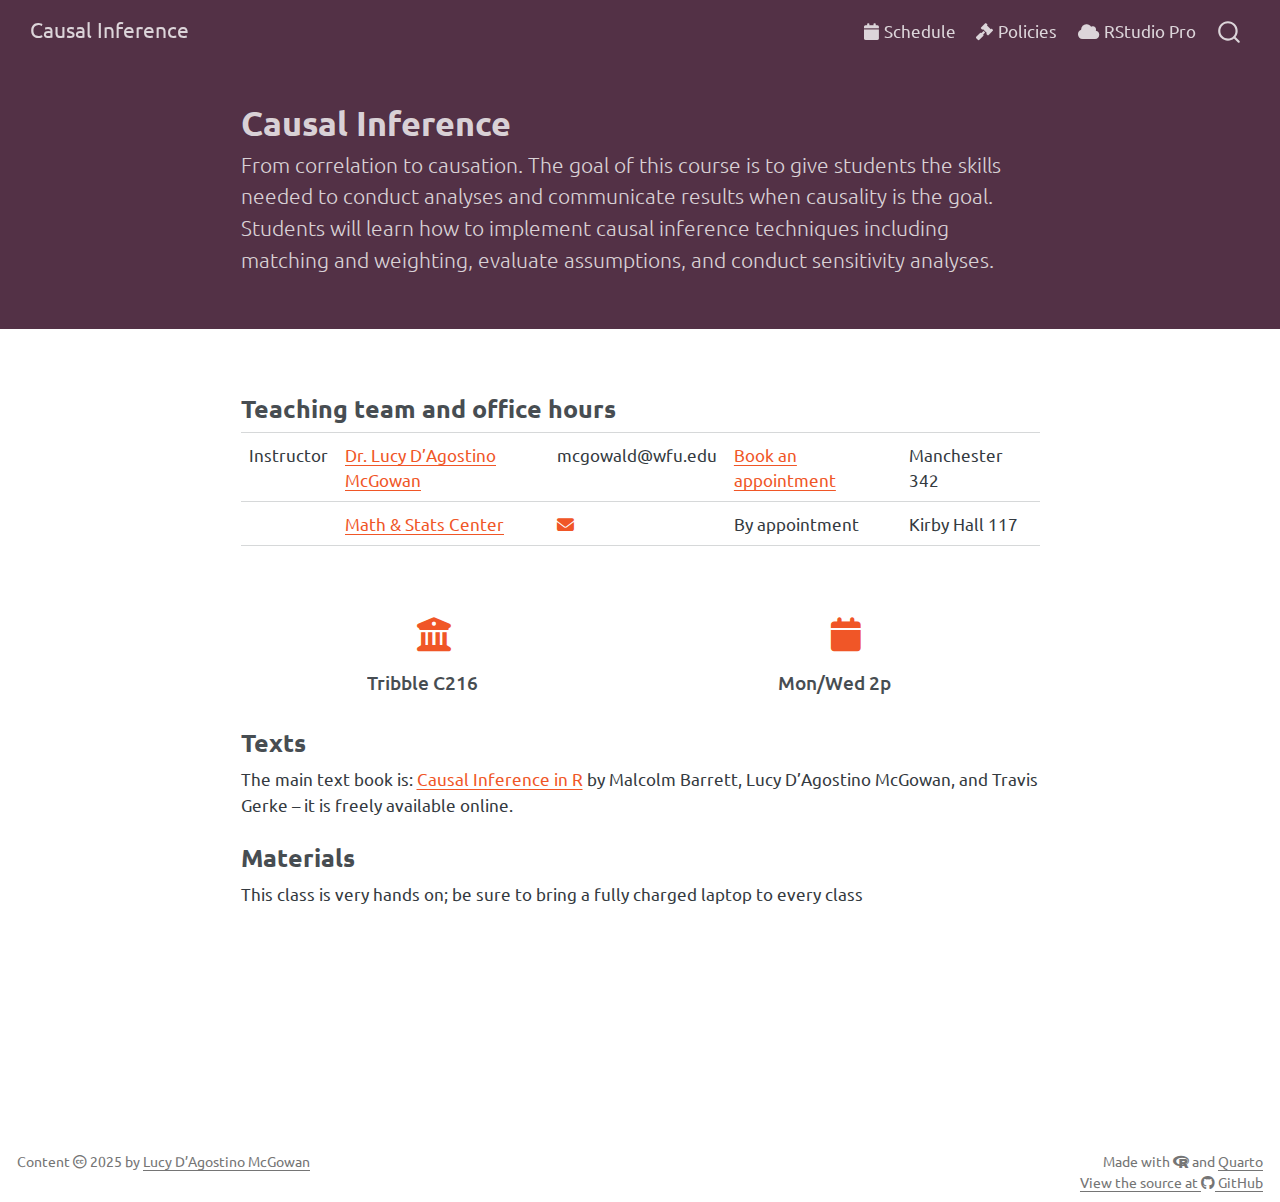
<file: index.html>
<!DOCTYPE html>
<html xmlns="http://www.w3.org/1999/xhtml" lang="en" xml:lang="en"><head>

<meta charset="utf-8">
<meta name="generator" content="quarto-1.6.42">

<meta name="viewport" content="width=device-width, initial-scale=1.0, user-scalable=yes">


<title>Causal Inference – Causal Inference</title>
<style>
code{white-space: pre-wrap;}
span.smallcaps{font-variant: small-caps;}
div.columns{display: flex; gap: min(4vw, 1.5em);}
div.column{flex: auto; overflow-x: auto;}
div.hanging-indent{margin-left: 1.5em; text-indent: -1.5em;}
ul.task-list{list-style: none;}
ul.task-list li input[type="checkbox"] {
  width: 0.8em;
  margin: 0 0.8em 0.2em -1em; /* quarto-specific, see https://github.com/quarto-dev/quarto-cli/issues/4556 */ 
  vertical-align: middle;
}
</style>


<script src="site_libs/quarto-nav/quarto-nav.js"></script>
<script src="site_libs/clipboard/clipboard.min.js"></script>
<script src="site_libs/quarto-search/autocomplete.umd.js"></script>
<script src="site_libs/quarto-search/fuse.min.js"></script>
<script src="site_libs/quarto-search/quarto-search.js"></script>
<meta name="quarto:offset" content="./">
<link href=".//images/icon.png" rel="icon" type="image/png">
<script src="site_libs/quarto-html/quarto.js"></script>
<script src="site_libs/quarto-html/popper.min.js"></script>
<script src="site_libs/quarto-html/tippy.umd.min.js"></script>
<script src="site_libs/quarto-html/anchor.min.js"></script>
<link href="site_libs/quarto-html/tippy.css" rel="stylesheet">
<link href="site_libs/quarto-html/quarto-syntax-highlighting-17c909d5fd25ae21b861c0c7a49b2096.css" rel="stylesheet" id="quarto-text-highlighting-styles">
<script src="site_libs/bootstrap/bootstrap.min.js"></script>
<link href="site_libs/bootstrap/bootstrap-icons.css" rel="stylesheet">
<link href="site_libs/bootstrap/bootstrap-a7df0605f599220b1dd782433a68e9ab.min.css" rel="stylesheet" append-hash="true" id="quarto-bootstrap" data-mode="light">
<link href="site_libs/quarto-contrib/fontawesome6-0.1.0/all.css" rel="stylesheet">
<link href="site_libs/quarto-contrib/fontawesome6-0.1.0/latex-fontsize.css" rel="stylesheet">
<script id="quarto-search-options" type="application/json">{
  "location": "navbar",
  "copy-button": false,
  "collapse-after": 3,
  "panel-placement": "end",
  "type": "overlay",
  "limit": 50,
  "keyboard-shortcut": [
    "f",
    "/",
    "s"
  ],
  "show-item-context": false,
  "language": {
    "search-no-results-text": "No results",
    "search-matching-documents-text": "matching documents",
    "search-copy-link-title": "Copy link to search",
    "search-hide-matches-text": "Hide additional matches",
    "search-more-match-text": "more match in this document",
    "search-more-matches-text": "more matches in this document",
    "search-clear-button-title": "Clear",
    "search-text-placeholder": "",
    "search-detached-cancel-button-title": "Cancel",
    "search-submit-button-title": "Submit",
    "search-label": "Search"
  }
}</script>
<style>

      .quarto-title-block .quarto-title-banner {
        background: img/head.jpg;
      }
</style>


</head>

<body class="nav-fixed fullcontent">

<div id="quarto-search-results"></div>
  <header id="quarto-header" class="headroom fixed-top quarto-banner">
    <nav class="navbar navbar-expand-lg " data-bs-theme="dark">
      <div class="navbar-container container-fluid">
      <div class="navbar-brand-container mx-auto">
    <a class="navbar-brand" href="./index.html">
    <span class="navbar-title">Causal Inference</span>
    </a>
  </div>
            <div id="quarto-search" class="" title="Search"></div>
          <button class="navbar-toggler" type="button" data-bs-toggle="collapse" data-bs-target="#navbarCollapse" aria-controls="navbarCollapse" role="menu" aria-expanded="false" aria-label="Toggle navigation" onclick="if (window.quartoToggleHeadroom) { window.quartoToggleHeadroom(); }">
  <span class="navbar-toggler-icon"></span>
</button>
          <div class="collapse navbar-collapse" id="navbarCollapse">
            <ul class="navbar-nav navbar-nav-scroll ms-auto">
  <li class="nav-item">
    <a class="nav-link" href="./schedule.html"> 
<span class="menu-text"><i class="fa-solid fa-calendar" aria-label="calendar"></i> Schedule</span></a>
  </li>  
  <li class="nav-item">
    <a class="nav-link" href="./syllabus.html"> 
<span class="menu-text"><i class="fa-solid fa-gavel" aria-label="gavel"></i> Policies</span></a>
  </li>  
  <li class="nav-item">
    <a class="nav-link" href="https://rstudio.deac.wfu.edu"> 
<span class="menu-text"><i class="fa-solid fa-cloud" aria-label="cloud"></i> RStudio Pro</span></a>
  </li>  
</ul>
          </div> <!-- /navcollapse -->
            <div class="quarto-navbar-tools">
</div>
      </div> <!-- /container-fluid -->
    </nav>
</header>
<!-- content -->
<header id="title-block-header" class="quarto-title-block default page-columns page-full">
  <div class="quarto-title-banner page-columns page-full">
    <div class="quarto-title column-body">
      <h1 class="title">Causal Inference</h1>
            <p class="subtitle lead">From correlation to causation. The goal of this course is to give students the skills needed to conduct analyses and communicate results when causality is the goal. Students will learn how to implement causal inference techniques including matching and weighting, evaluate assumptions, and conduct sensitivity analyses.</p>
                      </div>
  </div>
    
  
  <div class="quarto-title-meta">

      
    
      
    </div>
    
  
  </header><div id="quarto-content" class="quarto-container page-columns page-rows-contents page-layout-article page-navbar">
<!-- sidebar -->
<!-- margin-sidebar -->
    
<!-- main -->
<main class="content quarto-banner-title-block" id="quarto-document-content">





<section id="teaching-team-and-office-hours" class="level3">
<h3 class="anchored" data-anchor-id="teaching-team-and-office-hours">Teaching team and office hours</h3>
<table class="caption-top table">
<tbody>
<tr class="odd">
<td>Instructor</td>
<td><a href="https://www.lucymcgowan.com">Dr.&nbsp;Lucy D’Agostino McGowan</a></td>
<td><p>mcgowald@wfu.edu</p></td>
<td><a href="https://calendar.app.google/jydvLwRAax9neNCt6">Book an appointment</a></td>
<td>Manchester 342</td>
</tr>
<tr class="even">
<td></td>
<td><a href="https://mathandstatscenter.wfu.edu/">Math &amp; Stats Center</a></td>
<td><a href="mailto:mathandstatscenter@wfu.edu" title="email"><i class="fa fa-envelope"></i></a></td>
<td>By appointment</td>
<td>Kirby Hall 117</td>
</tr>
</tbody>
</table>
<div class="grid">
<div class="g-col-12 g-col-sm-6 g-col-md-6">
<p><br></p>
<section id="section" class="level1 icon">
<h1 class="icon"><i class="fa-solid fa-university" aria-label="university"></i></h1>
<section id="section-1" class="level5 center">
<h5 class="center anchored" data-anchor-id="section-1">Tribble C216</h5>
</section>
</section>
</div>
<div class="g-col-12 g-col-sm-6 g-col-md-6">
<p><br></p>
<section id="section-2" class="level1 icon">
<h1 class="icon"><i class="fa-solid fa-calendar" aria-label="calendar"></i></h1>
<section id="section-3" class="level5 center">
<h5 class="center anchored" data-anchor-id="section-3">Mon/Wed 2p</h5>
</section>
</section>
</div>
</div>
</section>
<section id="texts" class="level3">
<h3 class="anchored" data-anchor-id="texts">Texts</h3>
<p>The main text book is: <a href="https://www.r-causal.org">Causal Inference in R</a> by Malcolm Barrett, Lucy D’Agostino McGowan, and Travis Gerke – it is freely available online.</p>
</section>
<section id="materials" class="level3">
<h3 class="anchored" data-anchor-id="materials">Materials</h3>
<p>This class is very hands on; be sure to bring a fully charged laptop to every class</p>


</section>

</main> <!-- /main -->
<script id="quarto-html-after-body" type="application/javascript">
window.document.addEventListener("DOMContentLoaded", function (event) {
  const toggleBodyColorMode = (bsSheetEl) => {
    const mode = bsSheetEl.getAttribute("data-mode");
    const bodyEl = window.document.querySelector("body");
    if (mode === "dark") {
      bodyEl.classList.add("quarto-dark");
      bodyEl.classList.remove("quarto-light");
    } else {
      bodyEl.classList.add("quarto-light");
      bodyEl.classList.remove("quarto-dark");
    }
  }
  const toggleBodyColorPrimary = () => {
    const bsSheetEl = window.document.querySelector("link#quarto-bootstrap");
    if (bsSheetEl) {
      toggleBodyColorMode(bsSheetEl);
    }
  }
  toggleBodyColorPrimary();  
  const icon = "";
  const anchorJS = new window.AnchorJS();
  anchorJS.options = {
    placement: 'right',
    icon: icon
  };
  anchorJS.add('.anchored');
  const isCodeAnnotation = (el) => {
    for (const clz of el.classList) {
      if (clz.startsWith('code-annotation-')) {                     
        return true;
      }
    }
    return false;
  }
  const onCopySuccess = function(e) {
    // button target
    const button = e.trigger;
    // don't keep focus
    button.blur();
    // flash "checked"
    button.classList.add('code-copy-button-checked');
    var currentTitle = button.getAttribute("title");
    button.setAttribute("title", "Copied!");
    let tooltip;
    if (window.bootstrap) {
      button.setAttribute("data-bs-toggle", "tooltip");
      button.setAttribute("data-bs-placement", "left");
      button.setAttribute("data-bs-title", "Copied!");
      tooltip = new bootstrap.Tooltip(button, 
        { trigger: "manual", 
          customClass: "code-copy-button-tooltip",
          offset: [0, -8]});
      tooltip.show();    
    }
    setTimeout(function() {
      if (tooltip) {
        tooltip.hide();
        button.removeAttribute("data-bs-title");
        button.removeAttribute("data-bs-toggle");
        button.removeAttribute("data-bs-placement");
      }
      button.setAttribute("title", currentTitle);
      button.classList.remove('code-copy-button-checked');
    }, 1000);
    // clear code selection
    e.clearSelection();
  }
  const getTextToCopy = function(trigger) {
      const codeEl = trigger.previousElementSibling.cloneNode(true);
      for (const childEl of codeEl.children) {
        if (isCodeAnnotation(childEl)) {
          childEl.remove();
        }
      }
      return codeEl.innerText;
  }
  const clipboard = new window.ClipboardJS('.code-copy-button:not([data-in-quarto-modal])', {
    text: getTextToCopy
  });
  clipboard.on('success', onCopySuccess);
  if (window.document.getElementById('quarto-embedded-source-code-modal')) {
    const clipboardModal = new window.ClipboardJS('.code-copy-button[data-in-quarto-modal]', {
      text: getTextToCopy,
      container: window.document.getElementById('quarto-embedded-source-code-modal')
    });
    clipboardModal.on('success', onCopySuccess);
  }
    var localhostRegex = new RegExp(/^(?:http|https):\/\/localhost\:?[0-9]*\//);
    var mailtoRegex = new RegExp(/^mailto:/);
      var filterRegex = new RegExp("https:\/\/sta-779-s25\.github\.io\/website");
    var isInternal = (href) => {
        return filterRegex.test(href) || localhostRegex.test(href) || mailtoRegex.test(href);
    }
    // Inspect non-navigation links and adorn them if external
 	var links = window.document.querySelectorAll('a[href]:not(.nav-link):not(.navbar-brand):not(.toc-action):not(.sidebar-link):not(.sidebar-item-toggle):not(.pagination-link):not(.no-external):not([aria-hidden]):not(.dropdown-item):not(.quarto-navigation-tool):not(.about-link)');
    for (var i=0; i<links.length; i++) {
      const link = links[i];
      if (!isInternal(link.href)) {
        // undo the damage that might have been done by quarto-nav.js in the case of
        // links that we want to consider external
        if (link.dataset.originalHref !== undefined) {
          link.href = link.dataset.originalHref;
        }
      }
    }
  function tippyHover(el, contentFn, onTriggerFn, onUntriggerFn) {
    const config = {
      allowHTML: true,
      maxWidth: 500,
      delay: 100,
      arrow: false,
      appendTo: function(el) {
          return el.parentElement;
      },
      interactive: true,
      interactiveBorder: 10,
      theme: 'quarto',
      placement: 'bottom-start',
    };
    if (contentFn) {
      config.content = contentFn;
    }
    if (onTriggerFn) {
      config.onTrigger = onTriggerFn;
    }
    if (onUntriggerFn) {
      config.onUntrigger = onUntriggerFn;
    }
    window.tippy(el, config); 
  }
  const noterefs = window.document.querySelectorAll('a[role="doc-noteref"]');
  for (var i=0; i<noterefs.length; i++) {
    const ref = noterefs[i];
    tippyHover(ref, function() {
      // use id or data attribute instead here
      let href = ref.getAttribute('data-footnote-href') || ref.getAttribute('href');
      try { href = new URL(href).hash; } catch {}
      const id = href.replace(/^#\/?/, "");
      const note = window.document.getElementById(id);
      if (note) {
        return note.innerHTML;
      } else {
        return "";
      }
    });
  }
  const xrefs = window.document.querySelectorAll('a.quarto-xref');
  const processXRef = (id, note) => {
    // Strip column container classes
    const stripColumnClz = (el) => {
      el.classList.remove("page-full", "page-columns");
      if (el.children) {
        for (const child of el.children) {
          stripColumnClz(child);
        }
      }
    }
    stripColumnClz(note)
    if (id === null || id.startsWith('sec-')) {
      // Special case sections, only their first couple elements
      const container = document.createElement("div");
      if (note.children && note.children.length > 2) {
        container.appendChild(note.children[0].cloneNode(true));
        for (let i = 1; i < note.children.length; i++) {
          const child = note.children[i];
          if (child.tagName === "P" && child.innerText === "") {
            continue;
          } else {
            container.appendChild(child.cloneNode(true));
            break;
          }
        }
        if (window.Quarto?.typesetMath) {
          window.Quarto.typesetMath(container);
        }
        return container.innerHTML
      } else {
        if (window.Quarto?.typesetMath) {
          window.Quarto.typesetMath(note);
        }
        return note.innerHTML;
      }
    } else {
      // Remove any anchor links if they are present
      const anchorLink = note.querySelector('a.anchorjs-link');
      if (anchorLink) {
        anchorLink.remove();
      }
      if (window.Quarto?.typesetMath) {
        window.Quarto.typesetMath(note);
      }
      if (note.classList.contains("callout")) {
        return note.outerHTML;
      } else {
        return note.innerHTML;
      }
    }
  }
  for (var i=0; i<xrefs.length; i++) {
    const xref = xrefs[i];
    tippyHover(xref, undefined, function(instance) {
      instance.disable();
      let url = xref.getAttribute('href');
      let hash = undefined; 
      if (url.startsWith('#')) {
        hash = url;
      } else {
        try { hash = new URL(url).hash; } catch {}
      }
      if (hash) {
        const id = hash.replace(/^#\/?/, "");
        const note = window.document.getElementById(id);
        if (note !== null) {
          try {
            const html = processXRef(id, note.cloneNode(true));
            instance.setContent(html);
          } finally {
            instance.enable();
            instance.show();
          }
        } else {
          // See if we can fetch this
          fetch(url.split('#')[0])
          .then(res => res.text())
          .then(html => {
            const parser = new DOMParser();
            const htmlDoc = parser.parseFromString(html, "text/html");
            const note = htmlDoc.getElementById(id);
            if (note !== null) {
              const html = processXRef(id, note);
              instance.setContent(html);
            } 
          }).finally(() => {
            instance.enable();
            instance.show();
          });
        }
      } else {
        // See if we can fetch a full url (with no hash to target)
        // This is a special case and we should probably do some content thinning / targeting
        fetch(url)
        .then(res => res.text())
        .then(html => {
          const parser = new DOMParser();
          const htmlDoc = parser.parseFromString(html, "text/html");
          const note = htmlDoc.querySelector('main.content');
          if (note !== null) {
            // This should only happen for chapter cross references
            // (since there is no id in the URL)
            // remove the first header
            if (note.children.length > 0 && note.children[0].tagName === "HEADER") {
              note.children[0].remove();
            }
            const html = processXRef(null, note);
            instance.setContent(html);
          } 
        }).finally(() => {
          instance.enable();
          instance.show();
        });
      }
    }, function(instance) {
    });
  }
      let selectedAnnoteEl;
      const selectorForAnnotation = ( cell, annotation) => {
        let cellAttr = 'data-code-cell="' + cell + '"';
        let lineAttr = 'data-code-annotation="' +  annotation + '"';
        const selector = 'span[' + cellAttr + '][' + lineAttr + ']';
        return selector;
      }
      const selectCodeLines = (annoteEl) => {
        const doc = window.document;
        const targetCell = annoteEl.getAttribute("data-target-cell");
        const targetAnnotation = annoteEl.getAttribute("data-target-annotation");
        const annoteSpan = window.document.querySelector(selectorForAnnotation(targetCell, targetAnnotation));
        const lines = annoteSpan.getAttribute("data-code-lines").split(",");
        const lineIds = lines.map((line) => {
          return targetCell + "-" + line;
        })
        let top = null;
        let height = null;
        let parent = null;
        if (lineIds.length > 0) {
            //compute the position of the single el (top and bottom and make a div)
            const el = window.document.getElementById(lineIds[0]);
            top = el.offsetTop;
            height = el.offsetHeight;
            parent = el.parentElement.parentElement;
          if (lineIds.length > 1) {
            const lastEl = window.document.getElementById(lineIds[lineIds.length - 1]);
            const bottom = lastEl.offsetTop + lastEl.offsetHeight;
            height = bottom - top;
          }
          if (top !== null && height !== null && parent !== null) {
            // cook up a div (if necessary) and position it 
            let div = window.document.getElementById("code-annotation-line-highlight");
            if (div === null) {
              div = window.document.createElement("div");
              div.setAttribute("id", "code-annotation-line-highlight");
              div.style.position = 'absolute';
              parent.appendChild(div);
            }
            div.style.top = top - 2 + "px";
            div.style.height = height + 4 + "px";
            div.style.left = 0;
            let gutterDiv = window.document.getElementById("code-annotation-line-highlight-gutter");
            if (gutterDiv === null) {
              gutterDiv = window.document.createElement("div");
              gutterDiv.setAttribute("id", "code-annotation-line-highlight-gutter");
              gutterDiv.style.position = 'absolute';
              const codeCell = window.document.getElementById(targetCell);
              const gutter = codeCell.querySelector('.code-annotation-gutter');
              gutter.appendChild(gutterDiv);
            }
            gutterDiv.style.top = top - 2 + "px";
            gutterDiv.style.height = height + 4 + "px";
          }
          selectedAnnoteEl = annoteEl;
        }
      };
      const unselectCodeLines = () => {
        const elementsIds = ["code-annotation-line-highlight", "code-annotation-line-highlight-gutter"];
        elementsIds.forEach((elId) => {
          const div = window.document.getElementById(elId);
          if (div) {
            div.remove();
          }
        });
        selectedAnnoteEl = undefined;
      };
        // Handle positioning of the toggle
    window.addEventListener(
      "resize",
      throttle(() => {
        elRect = undefined;
        if (selectedAnnoteEl) {
          selectCodeLines(selectedAnnoteEl);
        }
      }, 10)
    );
    function throttle(fn, ms) {
    let throttle = false;
    let timer;
      return (...args) => {
        if(!throttle) { // first call gets through
            fn.apply(this, args);
            throttle = true;
        } else { // all the others get throttled
            if(timer) clearTimeout(timer); // cancel #2
            timer = setTimeout(() => {
              fn.apply(this, args);
              timer = throttle = false;
            }, ms);
        }
      };
    }
      // Attach click handler to the DT
      const annoteDls = window.document.querySelectorAll('dt[data-target-cell]');
      for (const annoteDlNode of annoteDls) {
        annoteDlNode.addEventListener('click', (event) => {
          const clickedEl = event.target;
          if (clickedEl !== selectedAnnoteEl) {
            unselectCodeLines();
            const activeEl = window.document.querySelector('dt[data-target-cell].code-annotation-active');
            if (activeEl) {
              activeEl.classList.remove('code-annotation-active');
            }
            selectCodeLines(clickedEl);
            clickedEl.classList.add('code-annotation-active');
          } else {
            // Unselect the line
            unselectCodeLines();
            clickedEl.classList.remove('code-annotation-active');
          }
        });
      }
  const findCites = (el) => {
    const parentEl = el.parentElement;
    if (parentEl) {
      const cites = parentEl.dataset.cites;
      if (cites) {
        return {
          el,
          cites: cites.split(' ')
        };
      } else {
        return findCites(el.parentElement)
      }
    } else {
      return undefined;
    }
  };
  var bibliorefs = window.document.querySelectorAll('a[role="doc-biblioref"]');
  for (var i=0; i<bibliorefs.length; i++) {
    const ref = bibliorefs[i];
    const citeInfo = findCites(ref);
    if (citeInfo) {
      tippyHover(citeInfo.el, function() {
        var popup = window.document.createElement('div');
        citeInfo.cites.forEach(function(cite) {
          var citeDiv = window.document.createElement('div');
          citeDiv.classList.add('hanging-indent');
          citeDiv.classList.add('csl-entry');
          var biblioDiv = window.document.getElementById('ref-' + cite);
          if (biblioDiv) {
            citeDiv.innerHTML = biblioDiv.innerHTML;
          }
          popup.appendChild(citeDiv);
        });
        return popup.innerHTML;
      });
    }
  }
});
</script>
</div> <!-- /content -->
<footer class="footer">
  <div class="nav-footer">
    <div class="nav-footer-left">
<p>Content <i class="fa-brands fa-creative-commons" aria-label="creative-commons"></i> 2025 by <a href="https://www.lucymcgowan.com">Lucy D’Agostino McGowan</a></p>
</div>   
    <div class="nav-footer-center">
      &nbsp;
    </div>
    <div class="nav-footer-right">
<p>Made with <i class="fa-brands fa-r-project" aria-label="r-project"></i> and <a href="https://quarto.org/">Quarto</a><br> <a href="https://github.com/sta-779-s25/website">View the source at <i class="fa-brands fa-github" aria-label="github"></i> GitHub</a></p>
</div>
  </div>
</footer>




</body></html>
</file>
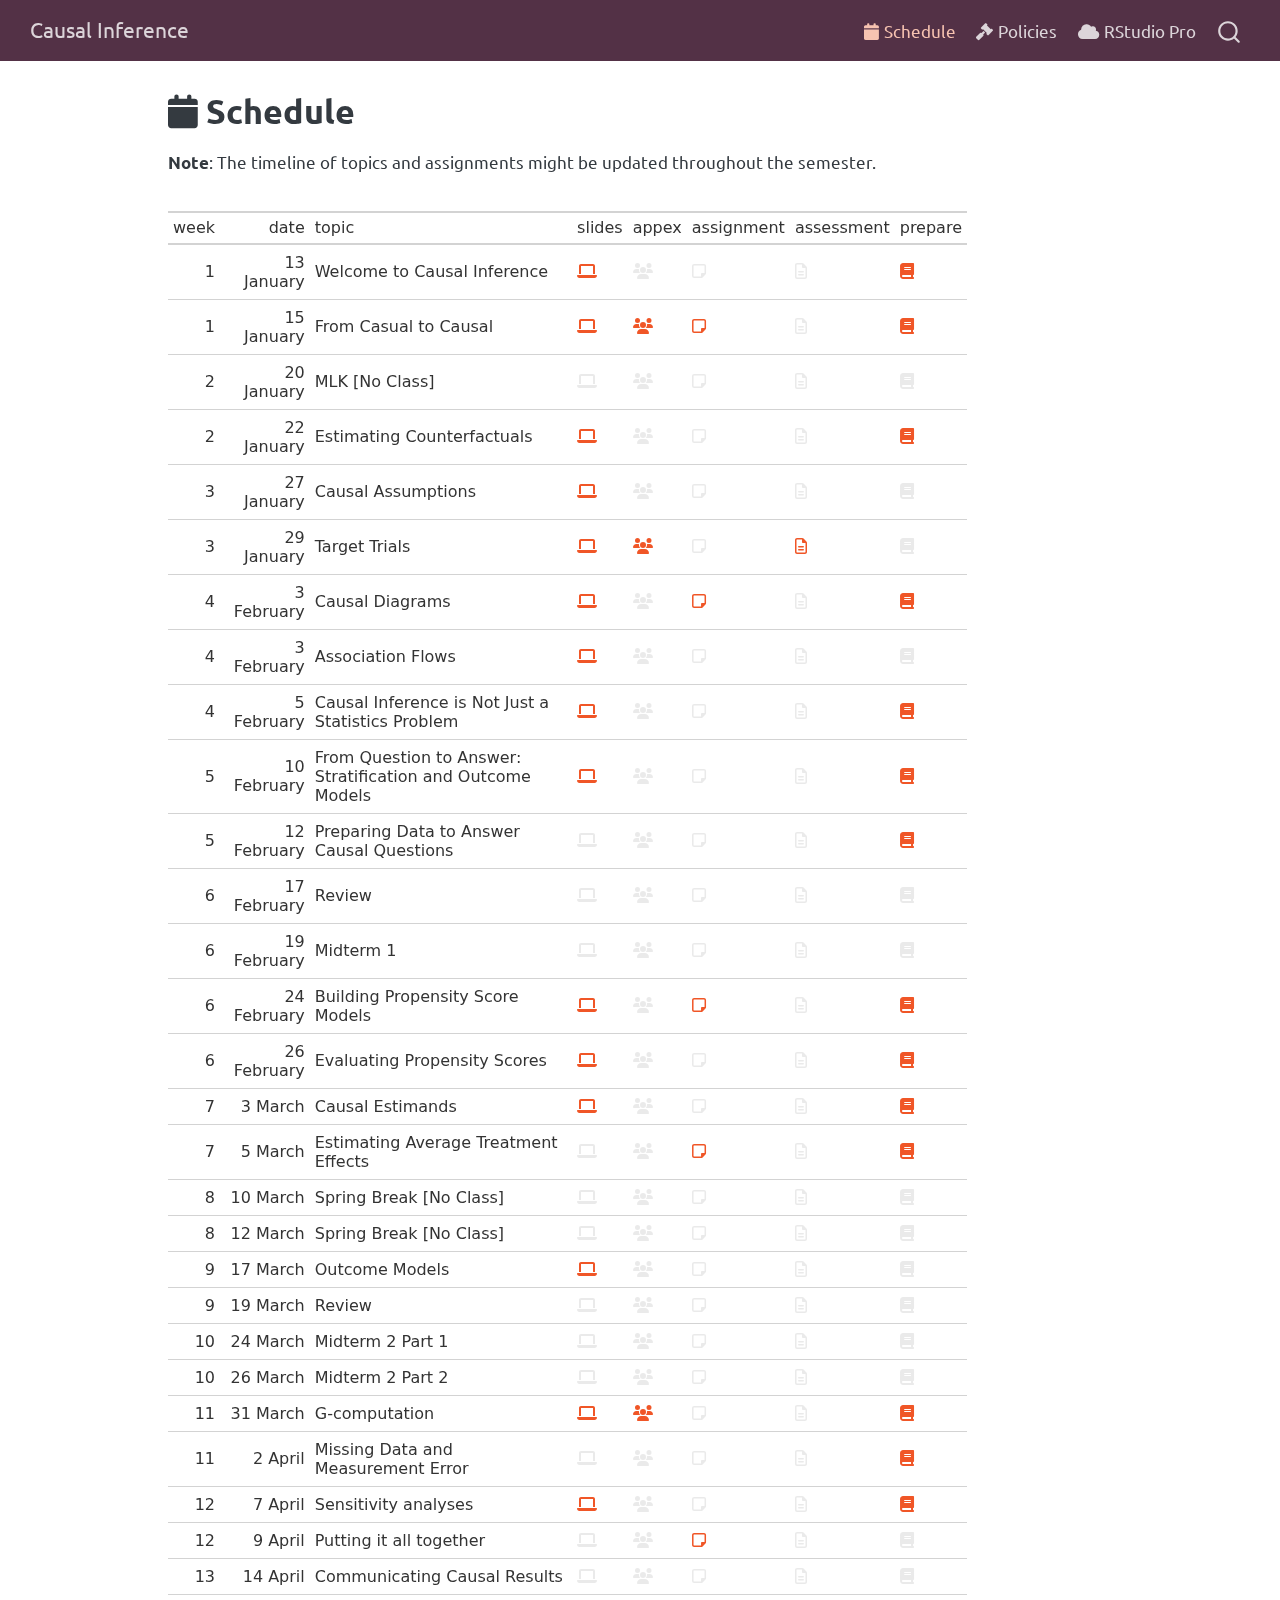
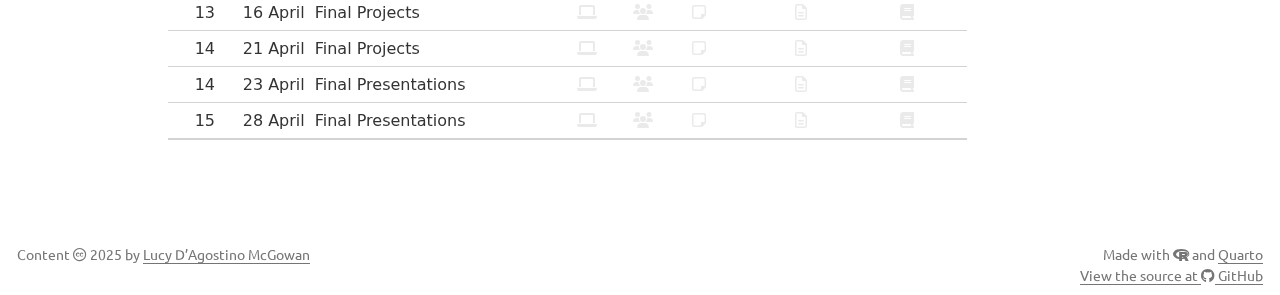
<file: schedule.html>
<!DOCTYPE html>
<html xmlns="http://www.w3.org/1999/xhtml" lang="en" xml:lang="en"><head>

<meta charset="utf-8">
<meta name="generator" content="quarto-1.6.42">

<meta name="viewport" content="width=device-width, initial-scale=1.0, user-scalable=yes">


<title> Schedule – Causal Inference</title>
<style>
code{white-space: pre-wrap;}
span.smallcaps{font-variant: small-caps;}
div.columns{display: flex; gap: min(4vw, 1.5em);}
div.column{flex: auto; overflow-x: auto;}
div.hanging-indent{margin-left: 1.5em; text-indent: -1.5em;}
ul.task-list{list-style: none;}
ul.task-list li input[type="checkbox"] {
  width: 0.8em;
  margin: 0 0.8em 0.2em -1em; /* quarto-specific, see https://github.com/quarto-dev/quarto-cli/issues/4556 */ 
  vertical-align: middle;
}
</style>


<script src="site_libs/quarto-nav/quarto-nav.js"></script>
<script src="site_libs/clipboard/clipboard.min.js"></script>
<script src="site_libs/quarto-search/autocomplete.umd.js"></script>
<script src="site_libs/quarto-search/fuse.min.js"></script>
<script src="site_libs/quarto-search/quarto-search.js"></script>
<meta name="quarto:offset" content="./">
<link href=".//images/icon.png" rel="icon" type="image/png">
<script src="site_libs/quarto-html/quarto.js"></script>
<script src="site_libs/quarto-html/popper.min.js"></script>
<script src="site_libs/quarto-html/tippy.umd.min.js"></script>
<script src="site_libs/quarto-html/anchor.min.js"></script>
<link href="site_libs/quarto-html/tippy.css" rel="stylesheet">
<link href="site_libs/quarto-html/quarto-syntax-highlighting-17c909d5fd25ae21b861c0c7a49b2096.css" rel="stylesheet" id="quarto-text-highlighting-styles">
<script src="site_libs/bootstrap/bootstrap.min.js"></script>
<link href="site_libs/bootstrap/bootstrap-icons.css" rel="stylesheet">
<link href="site_libs/bootstrap/bootstrap-a7df0605f599220b1dd782433a68e9ab.min.css" rel="stylesheet" append-hash="true" id="quarto-bootstrap" data-mode="light">
<link href="site_libs/quarto-contrib/fontawesome6-0.1.0/all.css" rel="stylesheet">
<link href="site_libs/quarto-contrib/fontawesome6-0.1.0/latex-fontsize.css" rel="stylesheet">
<script id="quarto-search-options" type="application/json">{
  "location": "navbar",
  "copy-button": false,
  "collapse-after": 3,
  "panel-placement": "end",
  "type": "overlay",
  "limit": 50,
  "keyboard-shortcut": [
    "f",
    "/",
    "s"
  ],
  "show-item-context": false,
  "language": {
    "search-no-results-text": "No results",
    "search-matching-documents-text": "matching documents",
    "search-copy-link-title": "Copy link to search",
    "search-hide-matches-text": "Hide additional matches",
    "search-more-match-text": "more match in this document",
    "search-more-matches-text": "more matches in this document",
    "search-clear-button-title": "Clear",
    "search-text-placeholder": "",
    "search-detached-cancel-button-title": "Cancel",
    "search-submit-button-title": "Submit",
    "search-label": "Search"
  }
}</script>


</head>

<body class="nav-fixed">

<div id="quarto-search-results"></div>
  <header id="quarto-header" class="headroom fixed-top">
    <nav class="navbar navbar-expand-lg " data-bs-theme="dark">
      <div class="navbar-container container-fluid">
      <div class="navbar-brand-container mx-auto">
    <a class="navbar-brand" href="./index.html">
    <span class="navbar-title">Causal Inference</span>
    </a>
  </div>
            <div id="quarto-search" class="" title="Search"></div>
          <button class="navbar-toggler" type="button" data-bs-toggle="collapse" data-bs-target="#navbarCollapse" aria-controls="navbarCollapse" role="menu" aria-expanded="false" aria-label="Toggle navigation" onclick="if (window.quartoToggleHeadroom) { window.quartoToggleHeadroom(); }">
  <span class="navbar-toggler-icon"></span>
</button>
          <div class="collapse navbar-collapse" id="navbarCollapse">
            <ul class="navbar-nav navbar-nav-scroll ms-auto">
  <li class="nav-item">
    <a class="nav-link active" href="./schedule.html" aria-current="page"> 
<span class="menu-text"><i class="fa-solid fa-calendar" aria-label="calendar"></i> Schedule</span></a>
  </li>  
  <li class="nav-item">
    <a class="nav-link" href="./syllabus.html"> 
<span class="menu-text"><i class="fa-solid fa-gavel" aria-label="gavel"></i> Policies</span></a>
  </li>  
  <li class="nav-item">
    <a class="nav-link" href="https://rstudio.deac.wfu.edu"> 
<span class="menu-text"><i class="fa-solid fa-cloud" aria-label="cloud"></i> RStudio Pro</span></a>
  </li>  
</ul>
          </div> <!-- /navcollapse -->
            <div class="quarto-navbar-tools">
</div>
      </div> <!-- /container-fluid -->
    </nav>
</header>
<!-- content -->
<div id="quarto-content" class="quarto-container page-columns page-rows-contents page-layout-article page-navbar">
<!-- sidebar -->
<!-- margin-sidebar -->
    <div id="quarto-margin-sidebar" class="sidebar margin-sidebar zindex-bottom">
        
    </div>
<!-- main -->
<main class="content" id="quarto-document-content">

<header id="title-block-header" class="quarto-title-block default">
<div class="quarto-title">
<h1 class="title"><i class="fa-solid fa-calendar" aria-label="calendar"></i> Schedule</h1>
</div>



<div class="quarto-title-meta">

    
  
    
  </div>
  


</header>


<p><strong>Note</strong>: The timeline of topics and assignments might be updated throughout the semester.</p>
<div id="xfxzywzxyw" style="padding-left:0px;padding-right:0px;padding-top:10px;padding-bottom:10px;overflow-x:auto;overflow-y:auto;width:auto;height:auto;">
<table class="gt_table" data-quarto-disable-processing="false" data-quarto-bootstrap="false" style="-webkit-font-smoothing: antialiased; -moz-osx-font-smoothing: grayscale; font-family: system-ui, 'Segoe UI', Roboto, Helvetica, Arial, sans-serif, 'Apple Color Emoji', 'Segoe UI Emoji', 'Segoe UI Symbol', 'Noto Color Emoji'; display: table; border-collapse: collapse; line-height: normal; margin-left: auto; margin-right: auto; color: #333333; font-size: 16px; font-weight: normal; font-style: normal; background-color: #FFFFFF; width: auto; border-top-style: solid; border-top-width: 2px; border-top-color: #A8A8A8; border-right-style: none; border-right-width: 2px; border-right-color: #D3D3D3; border-bottom-style: solid; border-bottom-width: 2px; border-bottom-color: #A8A8A8; border-left-style: none; border-left-width: 2px; border-left-color: #D3D3D3;" bgcolor="#FFFFFF">
<thead style="border-style: none;">
<tr class="gt_col_headings" style="border-style: none; border-top-style: solid; border-top-width: 2px; border-top-color: #D3D3D3; border-bottom-style: solid; border-bottom-width: 2px; border-bottom-color: #D3D3D3; border-left-style: none; border-left-width: 1px; border-left-color: #D3D3D3; border-right-style: none; border-right-width: 1px; border-right-color: #D3D3D3;">
<th class="gt_col_heading gt_columns_bottom_border gt_right" rowspan="1" colspan="1" scope="col" id="week" style="border-style: none; color: #333333; background-color: #FFFFFF; font-size: 100%; font-weight: normal; text-transform: inherit; border-left-style: none; border-left-width: 1px; border-left-color: #D3D3D3; border-right-style: none; border-right-width: 1px; border-right-color: #D3D3D3; vertical-align: bottom; padding-top: 5px; padding-bottom: 6px; padding-left: 5px; padding-right: 5px; overflow-x: hidden; text-align: right; font-variant-numeric: tabular-nums;" bgcolor="#FFFFFF" valign="bottom" align="right">
week
</th>
<th class="gt_col_heading gt_columns_bottom_border gt_right" rowspan="1" colspan="1" scope="col" id="date" style="border-style: none; color: #333333; background-color: #FFFFFF; font-size: 100%; font-weight: normal; text-transform: inherit; border-left-style: none; border-left-width: 1px; border-left-color: #D3D3D3; border-right-style: none; border-right-width: 1px; border-right-color: #D3D3D3; vertical-align: bottom; padding-top: 5px; padding-bottom: 6px; padding-left: 5px; padding-right: 5px; overflow-x: hidden; text-align: right; font-variant-numeric: tabular-nums;" bgcolor="#FFFFFF" valign="bottom" align="right">
date
</th>
<th class="gt_col_heading gt_columns_bottom_border gt_left" rowspan="1" colspan="1" scope="col" id="topic" style="border-style: none; color: #333333; background-color: #FFFFFF; font-size: 100%; font-weight: normal; text-transform: inherit; border-left-style: none; border-left-width: 1px; border-left-color: #D3D3D3; border-right-style: none; border-right-width: 1px; border-right-color: #D3D3D3; vertical-align: bottom; padding-top: 5px; padding-bottom: 6px; padding-left: 5px; padding-right: 5px; overflow-x: hidden; text-align: left;" bgcolor="#FFFFFF" valign="bottom" align="left">
topic
</th>
<th class="gt_col_heading gt_columns_bottom_border gt_left" rowspan="1" colspan="1" scope="col" id="slides" style="border-style: none; color: #333333; background-color: #FFFFFF; font-size: 100%; font-weight: normal; text-transform: inherit; border-left-style: none; border-left-width: 1px; border-left-color: #D3D3D3; border-right-style: none; border-right-width: 1px; border-right-color: #D3D3D3; vertical-align: bottom; padding-top: 5px; padding-bottom: 6px; padding-left: 5px; padding-right: 5px; overflow-x: hidden; text-align: left;" bgcolor="#FFFFFF" valign="bottom" align="left">
slides
</th>
<th class="gt_col_heading gt_columns_bottom_border gt_left" rowspan="1" colspan="1" scope="col" id="appex" style="border-style: none; color: #333333; background-color: #FFFFFF; font-size: 100%; font-weight: normal; text-transform: inherit; border-left-style: none; border-left-width: 1px; border-left-color: #D3D3D3; border-right-style: none; border-right-width: 1px; border-right-color: #D3D3D3; vertical-align: bottom; padding-top: 5px; padding-bottom: 6px; padding-left: 5px; padding-right: 5px; overflow-x: hidden; text-align: left;" bgcolor="#FFFFFF" valign="bottom" align="left">
appex
</th>
<th class="gt_col_heading gt_columns_bottom_border gt_left" rowspan="1" colspan="1" scope="col" id="assignment" style="border-style: none; color: #333333; background-color: #FFFFFF; font-size: 100%; font-weight: normal; text-transform: inherit; border-left-style: none; border-left-width: 1px; border-left-color: #D3D3D3; border-right-style: none; border-right-width: 1px; border-right-color: #D3D3D3; vertical-align: bottom; padding-top: 5px; padding-bottom: 6px; padding-left: 5px; padding-right: 5px; overflow-x: hidden; text-align: left;" bgcolor="#FFFFFF" valign="bottom" align="left">
assignment
</th>
<th class="gt_col_heading gt_columns_bottom_border gt_left" rowspan="1" colspan="1" scope="col" id="assessment" style="border-style: none; color: #333333; background-color: #FFFFFF; font-size: 100%; font-weight: normal; text-transform: inherit; border-left-style: none; border-left-width: 1px; border-left-color: #D3D3D3; border-right-style: none; border-right-width: 1px; border-right-color: #D3D3D3; vertical-align: bottom; padding-top: 5px; padding-bottom: 6px; padding-left: 5px; padding-right: 5px; overflow-x: hidden; text-align: left;" bgcolor="#FFFFFF" valign="bottom" align="left">
assessment
</th>
<th class="gt_col_heading gt_columns_bottom_border gt_left" rowspan="1" colspan="1" scope="col" id="prepare" style="border-style: none; color: #333333; background-color: #FFFFFF; font-size: 100%; font-weight: normal; text-transform: inherit; border-left-style: none; border-left-width: 1px; border-left-color: #D3D3D3; border-right-style: none; border-right-width: 1px; border-right-color: #D3D3D3; vertical-align: bottom; padding-top: 5px; padding-bottom: 6px; padding-left: 5px; padding-right: 5px; overflow-x: hidden; text-align: left;" bgcolor="#FFFFFF" valign="bottom" align="left">
prepare
</th>
</tr>
</thead>
<tbody class="gt_table_body" style="border-style: none; border-top-style: solid; border-top-width: 2px; border-top-color: #D3D3D3; border-bottom-style: solid; border-bottom-width: 2px; border-bottom-color: #D3D3D3;">
<tr style="border-style: none;">
<td headers="week" class="gt_row gt_right" style="border-style: none; padding-top: 8px; padding-bottom: 8px; padding-left: 5px; padding-right: 5px; margin: 10px; border-top-style: solid; border-top-width: 1px; border-top-color: #D3D3D3; border-left-style: none; border-left-width: 1px; border-left-color: #D3D3D3; border-right-style: none; border-right-width: 1px; border-right-color: #D3D3D3; vertical-align: middle; overflow-x: hidden; text-align: right; font-variant-numeric: tabular-nums;" valign="middle" align="right">
1
</td>
<td headers="date" class="gt_row gt_right" style="border-style: none; padding-top: 8px; padding-bottom: 8px; padding-left: 5px; padding-right: 5px; margin: 10px; border-top-style: solid; border-top-width: 1px; border-top-color: #D3D3D3; border-left-style: none; border-left-width: 1px; border-left-color: #D3D3D3; border-right-style: none; border-right-width: 1px; border-right-color: #D3D3D3; vertical-align: middle; overflow-x: hidden; text-align: right; font-variant-numeric: tabular-nums;" valign="middle" align="right">
13 January
</td>
<td headers="topic" class="gt_row gt_left" style="border-style: none; padding-top: 8px; padding-bottom: 8px; padding-left: 5px; padding-right: 5px; margin: 10px; border-top-style: solid; border-top-width: 1px; border-top-color: #D3D3D3; border-left-style: none; border-left-width: 1px; border-left-color: #D3D3D3; border-right-style: none; border-right-width: 1px; border-right-color: #D3D3D3; vertical-align: middle; overflow-x: hidden; text-align: left;" valign="middle" align="left">
Welcome to Causal Inference
</td>
<td headers="slides" class="gt_row gt_left" style="border-style: none; padding-top: 8px; padding-bottom: 8px; padding-left: 5px; padding-right: 5px; margin: 10px; border-top-style: solid; border-top-width: 1px; border-top-color: #D3D3D3; border-left-style: none; border-left-width: 1px; border-left-color: #D3D3D3; border-right-style: none; border-right-width: 1px; border-right-color: #D3D3D3; vertical-align: middle; overflow-x: hidden; text-align: left;" valign="middle" align="left">
<a href="https://lucymcgowan.github.io/causal-inference-in-r-slides/whole-game.html#/title-slide"><svg aria-hidden="true" role="img" viewbox="0 0 640 512" style="height:1em;width:1.25em;vertical-align:-0.125em;margin-left:auto;margin-right:auto;font-size:inherit;fill:currentColor;overflow:visible;position:relative;"><path d="M128 32C92.7 32 64 60.7 64 96V352h64V96H512V352h64V96c0-35.3-28.7-64-64-64H128zM19.2 384C8.6 384 0 392.6 0 403.2C0 445.6 34.4 480 76.8 480H563.2c42.4 0 76.8-34.4 76.8-76.8c0-10.6-8.6-19.2-19.2-19.2H19.2z"></path></svg></a>
</td>
<td headers="appex" class="gt_row gt_left" style="border-style: none; padding-top: 8px; padding-bottom: 8px; padding-left: 5px; padding-right: 5px; margin: 10px; border-top-style: solid; border-top-width: 1px; border-top-color: #D3D3D3; border-left-style: none; border-left-width: 1px; border-left-color: #D3D3D3; border-right-style: none; border-right-width: 1px; border-right-color: #D3D3D3; vertical-align: middle; overflow-x: hidden; text-align: left;" valign="middle" align="left">
<svg aria-hidden="true" role="img" viewbox="0 0 640 512" style="height:1em;width:1.25em;vertical-align:-0.125em;margin-left:auto;margin-right:auto;font-size:inherit;fill:currentColor;overflow:visible;fill-opacity:0.1;position:relative;">
<path d="M144 0a80 80 0 1 1 0 160A80 80 0 1 1 144 0zM512 0a80 80 0 1 1 0 160A80 80 0 1 1 512 0zM0 298.7C0 239.8 47.8 192 106.7 192h42.7c15.9 0 31 3.5 44.6 9.7c-1.3 7.2-1.9 14.7-1.9 22.3c0 38.2 16.8 72.5 43.3 96c-.2 0-.4 0-.7 0H21.3C9.6 320 0 310.4 0 298.7zM405.3 320c-.2 0-.4 0-.7 0c26.6-23.5 43.3-57.8 43.3-96c0-7.6-.7-15-1.9-22.3c13.6-6.3 28.7-9.7 44.6-9.7h42.7C592.2 192 640 239.8 640 298.7c0 11.8-9.6 21.3-21.3 21.3H405.3zM224 224a96 96 0 1 1 192 0 96 96 0 1 1 -192 0zM128 485.3C128 411.7 187.7 352 261.3 352H378.7C452.3 352 512 411.7 512 485.3c0 14.7-11.9 26.7-26.7 26.7H154.7c-14.7 0-26.7-11.9-26.7-26.7z"></path>
</svg>
</td>
<td headers="assignment" class="gt_row gt_left" style="border-style: none; padding-top: 8px; padding-bottom: 8px; padding-left: 5px; padding-right: 5px; margin: 10px; border-top-style: solid; border-top-width: 1px; border-top-color: #D3D3D3; border-left-style: none; border-left-width: 1px; border-left-color: #D3D3D3; border-right-style: none; border-right-width: 1px; border-right-color: #D3D3D3; vertical-align: middle; overflow-x: hidden; text-align: left;" valign="middle" align="left">
<svg aria-hidden="true" role="img" viewbox="0 0 448 512" style="height:1em;width:0.88em;vertical-align:-0.125em;margin-left:auto;margin-right:auto;font-size:inherit;fill:currentColor;overflow:visible;fill-opacity:0.1;position:relative;">
<path d="M64 80c-8.8 0-16 7.2-16 16V416c0 8.8 7.2 16 16 16H288V352c0-17.7 14.3-32 32-32h80V96c0-8.8-7.2-16-16-16H64zM288 480H64c-35.3 0-64-28.7-64-64V96C0 60.7 28.7 32 64 32H384c35.3 0 64 28.7 64 64V320v5.5c0 17-6.7 33.3-18.7 45.3l-90.5 90.5c-12 12-28.3 18.7-45.3 18.7H288z"></path>
</svg>
</td>
<td headers="assessment" class="gt_row gt_left" style="border-style: none; padding-top: 8px; padding-bottom: 8px; padding-left: 5px; padding-right: 5px; margin: 10px; border-top-style: solid; border-top-width: 1px; border-top-color: #D3D3D3; border-left-style: none; border-left-width: 1px; border-left-color: #D3D3D3; border-right-style: none; border-right-width: 1px; border-right-color: #D3D3D3; vertical-align: middle; overflow-x: hidden; text-align: left;" valign="middle" align="left">
<svg aria-hidden="true" role="img" viewbox="0 0 384 512" style="height:1em;width:0.75em;vertical-align:-0.125em;margin-left:auto;margin-right:auto;font-size:inherit;fill:currentColor;overflow:visible;fill-opacity:0.1;position:relative;">
<path d="M64 464c-8.8 0-16-7.2-16-16V64c0-8.8 7.2-16 16-16H224v80c0 17.7 14.3 32 32 32h80V448c0 8.8-7.2 16-16 16H64zM64 0C28.7 0 0 28.7 0 64V448c0 35.3 28.7 64 64 64H320c35.3 0 64-28.7 64-64V154.5c0-17-6.7-33.3-18.7-45.3L274.7 18.7C262.7 6.7 246.5 0 229.5 0H64zm56 256c-13.3 0-24 10.7-24 24s10.7 24 24 24H264c13.3 0 24-10.7 24-24s-10.7-24-24-24H120zm0 96c-13.3 0-24 10.7-24 24s10.7 24 24 24H264c13.3 0 24-10.7 24-24s-10.7-24-24-24H120z"></path>
</svg>
</td>
<td headers="prepare" class="gt_row gt_left" style="border-style: none; padding-top: 8px; padding-bottom: 8px; padding-left: 5px; padding-right: 5px; margin: 10px; border-top-style: solid; border-top-width: 1px; border-top-color: #D3D3D3; border-left-style: none; border-left-width: 1px; border-left-color: #D3D3D3; border-right-style: none; border-right-width: 1px; border-right-color: #D3D3D3; vertical-align: middle; overflow-x: hidden; text-align: left;" valign="middle" align="left">
<a href="https://www.r-causal.org/chapters/02-whole-game"><svg aria-hidden="true" role="img" viewbox="0 0 448 512" style="height:1em;width:0.88em;vertical-align:-0.125em;margin-left:auto;margin-right:auto;font-size:inherit;fill:currentColor;overflow:visible;position:relative;"><path d="M96 0C43 0 0 43 0 96V416c0 53 43 96 96 96H384h32c17.7 0 32-14.3 32-32s-14.3-32-32-32V384c17.7 0 32-14.3 32-32V32c0-17.7-14.3-32-32-32H384 96zm0 384H352v64H96c-17.7 0-32-14.3-32-32s14.3-32 32-32zm32-240c0-8.8 7.2-16 16-16H336c8.8 0 16 7.2 16 16s-7.2 16-16 16H144c-8.8 0-16-7.2-16-16zm16 48H336c8.8 0 16 7.2 16 16s-7.2 16-16 16H144c-8.8 0-16-7.2-16-16s7.2-16 16-16z"></path></svg></a>
</td>
</tr>
<tr style="border-style: none;">
<td headers="week" class="gt_row gt_right" style="border-style: none; padding-top: 8px; padding-bottom: 8px; padding-left: 5px; padding-right: 5px; margin: 10px; border-top-style: solid; border-top-width: 1px; border-top-color: #D3D3D3; border-left-style: none; border-left-width: 1px; border-left-color: #D3D3D3; border-right-style: none; border-right-width: 1px; border-right-color: #D3D3D3; vertical-align: middle; overflow-x: hidden; text-align: right; font-variant-numeric: tabular-nums;" valign="middle" align="right">
1
</td>
<td headers="date" class="gt_row gt_right" style="border-style: none; padding-top: 8px; padding-bottom: 8px; padding-left: 5px; padding-right: 5px; margin: 10px; border-top-style: solid; border-top-width: 1px; border-top-color: #D3D3D3; border-left-style: none; border-left-width: 1px; border-left-color: #D3D3D3; border-right-style: none; border-right-width: 1px; border-right-color: #D3D3D3; vertical-align: middle; overflow-x: hidden; text-align: right; font-variant-numeric: tabular-nums;" valign="middle" align="right">
15 January
</td>
<td headers="topic" class="gt_row gt_left" style="border-style: none; padding-top: 8px; padding-bottom: 8px; padding-left: 5px; padding-right: 5px; margin: 10px; border-top-style: solid; border-top-width: 1px; border-top-color: #D3D3D3; border-left-style: none; border-left-width: 1px; border-left-color: #D3D3D3; border-right-style: none; border-right-width: 1px; border-right-color: #D3D3D3; vertical-align: middle; overflow-x: hidden; text-align: left;" valign="middle" align="left">
From Casual to Causal
</td>
<td headers="slides" class="gt_row gt_left" style="border-style: none; padding-top: 8px; padding-bottom: 8px; padding-left: 5px; padding-right: 5px; margin: 10px; border-top-style: solid; border-top-width: 1px; border-top-color: #D3D3D3; border-left-style: none; border-left-width: 1px; border-left-color: #D3D3D3; border-right-style: none; border-right-width: 1px; border-right-color: #D3D3D3; vertical-align: middle; overflow-x: hidden; text-align: left;" valign="middle" align="left">
<a href="https://lucymcgowan.github.io/causal-inference-in-r-slides/casual-to-causal.html#/title-slide"><svg aria-hidden="true" role="img" viewbox="0 0 640 512" style="height:1em;width:1.25em;vertical-align:-0.125em;margin-left:auto;margin-right:auto;font-size:inherit;fill:currentColor;overflow:visible;position:relative;"><path d="M128 32C92.7 32 64 60.7 64 96V352h64V96H512V352h64V96c0-35.3-28.7-64-64-64H128zM19.2 384C8.6 384 0 392.6 0 403.2C0 445.6 34.4 480 76.8 480H563.2c42.4 0 76.8-34.4 76.8-76.8c0-10.6-8.6-19.2-19.2-19.2H19.2z"></path></svg></a>
</td>
<td headers="appex" class="gt_row gt_left" style="border-style: none; padding-top: 8px; padding-bottom: 8px; padding-left: 5px; padding-right: 5px; margin: 10px; border-top-style: solid; border-top-width: 1px; border-top-color: #D3D3D3; border-left-style: none; border-left-width: 1px; border-left-color: #D3D3D3; border-right-style: none; border-right-width: 1px; border-right-color: #D3D3D3; vertical-align: middle; overflow-x: hidden; text-align: left;" valign="middle" align="left">
<a href="https://docs.google.com/presentation/d/1rb9IGpMl--i9hwsoUVsNew75Dye6cBCXDGDmS9Et_R0/edit#slide=id.p"><svg aria-hidden="true" role="img" viewbox="0 0 640 512" style="height:1em;width:1.25em;vertical-align:-0.125em;margin-left:auto;margin-right:auto;font-size:inherit;fill:currentColor;overflow:visible;position:relative;"><path d="M144 0a80 80 0 1 1 0 160A80 80 0 1 1 144 0zM512 0a80 80 0 1 1 0 160A80 80 0 1 1 512 0zM0 298.7C0 239.8 47.8 192 106.7 192h42.7c15.9 0 31 3.5 44.6 9.7c-1.3 7.2-1.9 14.7-1.9 22.3c0 38.2 16.8 72.5 43.3 96c-.2 0-.4 0-.7 0H21.3C9.6 320 0 310.4 0 298.7zM405.3 320c-.2 0-.4 0-.7 0c26.6-23.5 43.3-57.8 43.3-96c0-7.6-.7-15-1.9-22.3c13.6-6.3 28.7-9.7 44.6-9.7h42.7C592.2 192 640 239.8 640 298.7c0 11.8-9.6 21.3-21.3 21.3H405.3zM224 224a96 96 0 1 1 192 0 96 96 0 1 1 -192 0zM128 485.3C128 411.7 187.7 352 261.3 352H378.7C452.3 352 512 411.7 512 485.3c0 14.7-11.9 26.7-26.7 26.7H154.7c-14.7 0-26.7-11.9-26.7-26.7z"></path></svg></a>
</td>
<td headers="assignment" class="gt_row gt_left" style="border-style: none; padding-top: 8px; padding-bottom: 8px; padding-left: 5px; padding-right: 5px; margin: 10px; border-top-style: solid; border-top-width: 1px; border-top-color: #D3D3D3; border-left-style: none; border-left-width: 1px; border-left-color: #D3D3D3; border-right-style: none; border-right-width: 1px; border-right-color: #D3D3D3; vertical-align: middle; overflow-x: hidden; text-align: left;" valign="middle" align="left">
<a href="https://lucymcgowan.github.io/causal-inference-in-r-labs/00-tech-setup.html"><svg aria-hidden="true" role="img" viewbox="0 0 448 512" style="height:1em;width:0.88em;vertical-align:-0.125em;margin-left:auto;margin-right:auto;font-size:inherit;fill:currentColor;overflow:visible;position:relative;"><path d="M64 80c-8.8 0-16 7.2-16 16V416c0 8.8 7.2 16 16 16H288V352c0-17.7 14.3-32 32-32h80V96c0-8.8-7.2-16-16-16H64zM288 480H64c-35.3 0-64-28.7-64-64V96C0 60.7 28.7 32 64 32H384c35.3 0 64 28.7 64 64V320v5.5c0 17-6.7 33.3-18.7 45.3l-90.5 90.5c-12 12-28.3 18.7-45.3 18.7H288z"></path></svg></a>
</td>
<td headers="assessment" class="gt_row gt_left" style="border-style: none; padding-top: 8px; padding-bottom: 8px; padding-left: 5px; padding-right: 5px; margin: 10px; border-top-style: solid; border-top-width: 1px; border-top-color: #D3D3D3; border-left-style: none; border-left-width: 1px; border-left-color: #D3D3D3; border-right-style: none; border-right-width: 1px; border-right-color: #D3D3D3; vertical-align: middle; overflow-x: hidden; text-align: left;" valign="middle" align="left">
<svg aria-hidden="true" role="img" viewbox="0 0 384 512" style="height:1em;width:0.75em;vertical-align:-0.125em;margin-left:auto;margin-right:auto;font-size:inherit;fill:currentColor;overflow:visible;fill-opacity:0.1;position:relative;">
<path d="M64 464c-8.8 0-16-7.2-16-16V64c0-8.8 7.2-16 16-16H224v80c0 17.7 14.3 32 32 32h80V448c0 8.8-7.2 16-16 16H64zM64 0C28.7 0 0 28.7 0 64V448c0 35.3 28.7 64 64 64H320c35.3 0 64-28.7 64-64V154.5c0-17-6.7-33.3-18.7-45.3L274.7 18.7C262.7 6.7 246.5 0 229.5 0H64zm56 256c-13.3 0-24 10.7-24 24s10.7 24 24 24H264c13.3 0 24-10.7 24-24s-10.7-24-24-24H120zm0 96c-13.3 0-24 10.7-24 24s10.7 24 24 24H264c13.3 0 24-10.7 24-24s-10.7-24-24-24H120z"></path>
</svg>
</td>
<td headers="prepare" class="gt_row gt_left" style="border-style: none; padding-top: 8px; padding-bottom: 8px; padding-left: 5px; padding-right: 5px; margin: 10px; border-top-style: solid; border-top-width: 1px; border-top-color: #D3D3D3; border-left-style: none; border-left-width: 1px; border-left-color: #D3D3D3; border-right-style: none; border-right-width: 1px; border-right-color: #D3D3D3; vertical-align: middle; overflow-x: hidden; text-align: left;" valign="middle" align="left">
<a href="https://www.r-causal.org/chapters/01-casual-to-causal"><svg aria-hidden="true" role="img" viewbox="0 0 448 512" style="height:1em;width:0.88em;vertical-align:-0.125em;margin-left:auto;margin-right:auto;font-size:inherit;fill:currentColor;overflow:visible;position:relative;"><path d="M96 0C43 0 0 43 0 96V416c0 53 43 96 96 96H384h32c17.7 0 32-14.3 32-32s-14.3-32-32-32V384c17.7 0 32-14.3 32-32V32c0-17.7-14.3-32-32-32H384 96zm0 384H352v64H96c-17.7 0-32-14.3-32-32s14.3-32 32-32zm32-240c0-8.8 7.2-16 16-16H336c8.8 0 16 7.2 16 16s-7.2 16-16 16H144c-8.8 0-16-7.2-16-16zm16 48H336c8.8 0 16 7.2 16 16s-7.2 16-16 16H144c-8.8 0-16-7.2-16-16s7.2-16 16-16z"></path></svg></a>
</td>
</tr>
<tr style="border-style: none;">
<td headers="week" class="gt_row gt_right" style="border-style: none; padding-top: 8px; padding-bottom: 8px; padding-left: 5px; padding-right: 5px; margin: 10px; border-top-style: solid; border-top-width: 1px; border-top-color: #D3D3D3; border-left-style: none; border-left-width: 1px; border-left-color: #D3D3D3; border-right-style: none; border-right-width: 1px; border-right-color: #D3D3D3; vertical-align: middle; overflow-x: hidden; text-align: right; font-variant-numeric: tabular-nums;" valign="middle" align="right">
2
</td>
<td headers="date" class="gt_row gt_right" style="border-style: none; padding-top: 8px; padding-bottom: 8px; padding-left: 5px; padding-right: 5px; margin: 10px; border-top-style: solid; border-top-width: 1px; border-top-color: #D3D3D3; border-left-style: none; border-left-width: 1px; border-left-color: #D3D3D3; border-right-style: none; border-right-width: 1px; border-right-color: #D3D3D3; vertical-align: middle; overflow-x: hidden; text-align: right; font-variant-numeric: tabular-nums;" valign="middle" align="right">
20 January
</td>
<td headers="topic" class="gt_row gt_left" style="border-style: none; padding-top: 8px; padding-bottom: 8px; padding-left: 5px; padding-right: 5px; margin: 10px; border-top-style: solid; border-top-width: 1px; border-top-color: #D3D3D3; border-left-style: none; border-left-width: 1px; border-left-color: #D3D3D3; border-right-style: none; border-right-width: 1px; border-right-color: #D3D3D3; vertical-align: middle; overflow-x: hidden; text-align: left;" valign="middle" align="left">
MLK [No Class]
</td>
<td headers="slides" class="gt_row gt_left" style="border-style: none; padding-top: 8px; padding-bottom: 8px; padding-left: 5px; padding-right: 5px; margin: 10px; border-top-style: solid; border-top-width: 1px; border-top-color: #D3D3D3; border-left-style: none; border-left-width: 1px; border-left-color: #D3D3D3; border-right-style: none; border-right-width: 1px; border-right-color: #D3D3D3; vertical-align: middle; overflow-x: hidden; text-align: left;" valign="middle" align="left">
<svg aria-hidden="true" role="img" viewbox="0 0 640 512" style="height:1em;width:1.25em;vertical-align:-0.125em;margin-left:auto;margin-right:auto;font-size:inherit;fill:currentColor;overflow:visible;fill-opacity:0.1;position:relative;">
<path d="M128 32C92.7 32 64 60.7 64 96V352h64V96H512V352h64V96c0-35.3-28.7-64-64-64H128zM19.2 384C8.6 384 0 392.6 0 403.2C0 445.6 34.4 480 76.8 480H563.2c42.4 0 76.8-34.4 76.8-76.8c0-10.6-8.6-19.2-19.2-19.2H19.2z"></path>
</svg>
</td>
<td headers="appex" class="gt_row gt_left" style="border-style: none; padding-top: 8px; padding-bottom: 8px; padding-left: 5px; padding-right: 5px; margin: 10px; border-top-style: solid; border-top-width: 1px; border-top-color: #D3D3D3; border-left-style: none; border-left-width: 1px; border-left-color: #D3D3D3; border-right-style: none; border-right-width: 1px; border-right-color: #D3D3D3; vertical-align: middle; overflow-x: hidden; text-align: left;" valign="middle" align="left">
<svg aria-hidden="true" role="img" viewbox="0 0 640 512" style="height:1em;width:1.25em;vertical-align:-0.125em;margin-left:auto;margin-right:auto;font-size:inherit;fill:currentColor;overflow:visible;fill-opacity:0.1;position:relative;">
<path d="M144 0a80 80 0 1 1 0 160A80 80 0 1 1 144 0zM512 0a80 80 0 1 1 0 160A80 80 0 1 1 512 0zM0 298.7C0 239.8 47.8 192 106.7 192h42.7c15.9 0 31 3.5 44.6 9.7c-1.3 7.2-1.9 14.7-1.9 22.3c0 38.2 16.8 72.5 43.3 96c-.2 0-.4 0-.7 0H21.3C9.6 320 0 310.4 0 298.7zM405.3 320c-.2 0-.4 0-.7 0c26.6-23.5 43.3-57.8 43.3-96c0-7.6-.7-15-1.9-22.3c13.6-6.3 28.7-9.7 44.6-9.7h42.7C592.2 192 640 239.8 640 298.7c0 11.8-9.6 21.3-21.3 21.3H405.3zM224 224a96 96 0 1 1 192 0 96 96 0 1 1 -192 0zM128 485.3C128 411.7 187.7 352 261.3 352H378.7C452.3 352 512 411.7 512 485.3c0 14.7-11.9 26.7-26.7 26.7H154.7c-14.7 0-26.7-11.9-26.7-26.7z"></path>
</svg>
</td>
<td headers="assignment" class="gt_row gt_left" style="border-style: none; padding-top: 8px; padding-bottom: 8px; padding-left: 5px; padding-right: 5px; margin: 10px; border-top-style: solid; border-top-width: 1px; border-top-color: #D3D3D3; border-left-style: none; border-left-width: 1px; border-left-color: #D3D3D3; border-right-style: none; border-right-width: 1px; border-right-color: #D3D3D3; vertical-align: middle; overflow-x: hidden; text-align: left;" valign="middle" align="left">
<svg aria-hidden="true" role="img" viewbox="0 0 448 512" style="height:1em;width:0.88em;vertical-align:-0.125em;margin-left:auto;margin-right:auto;font-size:inherit;fill:currentColor;overflow:visible;fill-opacity:0.1;position:relative;">
<path d="M64 80c-8.8 0-16 7.2-16 16V416c0 8.8 7.2 16 16 16H288V352c0-17.7 14.3-32 32-32h80V96c0-8.8-7.2-16-16-16H64zM288 480H64c-35.3 0-64-28.7-64-64V96C0 60.7 28.7 32 64 32H384c35.3 0 64 28.7 64 64V320v5.5c0 17-6.7 33.3-18.7 45.3l-90.5 90.5c-12 12-28.3 18.7-45.3 18.7H288z"></path>
</svg>
</td>
<td headers="assessment" class="gt_row gt_left" style="border-style: none; padding-top: 8px; padding-bottom: 8px; padding-left: 5px; padding-right: 5px; margin: 10px; border-top-style: solid; border-top-width: 1px; border-top-color: #D3D3D3; border-left-style: none; border-left-width: 1px; border-left-color: #D3D3D3; border-right-style: none; border-right-width: 1px; border-right-color: #D3D3D3; vertical-align: middle; overflow-x: hidden; text-align: left;" valign="middle" align="left">
<svg aria-hidden="true" role="img" viewbox="0 0 384 512" style="height:1em;width:0.75em;vertical-align:-0.125em;margin-left:auto;margin-right:auto;font-size:inherit;fill:currentColor;overflow:visible;fill-opacity:0.1;position:relative;">
<path d="M64 464c-8.8 0-16-7.2-16-16V64c0-8.8 7.2-16 16-16H224v80c0 17.7 14.3 32 32 32h80V448c0 8.8-7.2 16-16 16H64zM64 0C28.7 0 0 28.7 0 64V448c0 35.3 28.7 64 64 64H320c35.3 0 64-28.7 64-64V154.5c0-17-6.7-33.3-18.7-45.3L274.7 18.7C262.7 6.7 246.5 0 229.5 0H64zm56 256c-13.3 0-24 10.7-24 24s10.7 24 24 24H264c13.3 0 24-10.7 24-24s-10.7-24-24-24H120zm0 96c-13.3 0-24 10.7-24 24s10.7 24 24 24H264c13.3 0 24-10.7 24-24s-10.7-24-24-24H120z"></path>
</svg>
</td>
<td headers="prepare" class="gt_row gt_left" style="border-style: none; padding-top: 8px; padding-bottom: 8px; padding-left: 5px; padding-right: 5px; margin: 10px; border-top-style: solid; border-top-width: 1px; border-top-color: #D3D3D3; border-left-style: none; border-left-width: 1px; border-left-color: #D3D3D3; border-right-style: none; border-right-width: 1px; border-right-color: #D3D3D3; vertical-align: middle; overflow-x: hidden; text-align: left;" valign="middle" align="left">
<svg aria-hidden="true" role="img" viewbox="0 0 448 512" style="height:1em;width:0.88em;vertical-align:-0.125em;margin-left:auto;margin-right:auto;font-size:inherit;fill:currentColor;overflow:visible;fill-opacity:0.1;position:relative;">
<path d="M96 0C43 0 0 43 0 96V416c0 53 43 96 96 96H384h32c17.7 0 32-14.3 32-32s-14.3-32-32-32V384c17.7 0 32-14.3 32-32V32c0-17.7-14.3-32-32-32H384 96zm0 384H352v64H96c-17.7 0-32-14.3-32-32s14.3-32 32-32zm32-240c0-8.8 7.2-16 16-16H336c8.8 0 16 7.2 16 16s-7.2 16-16 16H144c-8.8 0-16-7.2-16-16zm16 48H336c8.8 0 16 7.2 16 16s-7.2 16-16 16H144c-8.8 0-16-7.2-16-16s7.2-16 16-16z"></path>
</svg>
</td>
</tr>
<tr style="border-style: none;">
<td headers="week" class="gt_row gt_right" style="border-style: none; padding-top: 8px; padding-bottom: 8px; padding-left: 5px; padding-right: 5px; margin: 10px; border-top-style: solid; border-top-width: 1px; border-top-color: #D3D3D3; border-left-style: none; border-left-width: 1px; border-left-color: #D3D3D3; border-right-style: none; border-right-width: 1px; border-right-color: #D3D3D3; vertical-align: middle; overflow-x: hidden; text-align: right; font-variant-numeric: tabular-nums;" valign="middle" align="right">
2
</td>
<td headers="date" class="gt_row gt_right" style="border-style: none; padding-top: 8px; padding-bottom: 8px; padding-left: 5px; padding-right: 5px; margin: 10px; border-top-style: solid; border-top-width: 1px; border-top-color: #D3D3D3; border-left-style: none; border-left-width: 1px; border-left-color: #D3D3D3; border-right-style: none; border-right-width: 1px; border-right-color: #D3D3D3; vertical-align: middle; overflow-x: hidden; text-align: right; font-variant-numeric: tabular-nums;" valign="middle" align="right">
22 January
</td>
<td headers="topic" class="gt_row gt_left" style="border-style: none; padding-top: 8px; padding-bottom: 8px; padding-left: 5px; padding-right: 5px; margin: 10px; border-top-style: solid; border-top-width: 1px; border-top-color: #D3D3D3; border-left-style: none; border-left-width: 1px; border-left-color: #D3D3D3; border-right-style: none; border-right-width: 1px; border-right-color: #D3D3D3; vertical-align: middle; overflow-x: hidden; text-align: left;" valign="middle" align="left">
Estimating Counterfactuals
</td>
<td headers="slides" class="gt_row gt_left" style="border-style: none; padding-top: 8px; padding-bottom: 8px; padding-left: 5px; padding-right: 5px; margin: 10px; border-top-style: solid; border-top-width: 1px; border-top-color: #D3D3D3; border-left-style: none; border-left-width: 1px; border-left-color: #D3D3D3; border-right-style: none; border-right-width: 1px; border-right-color: #D3D3D3; vertical-align: middle; overflow-x: hidden; text-align: left;" valign="middle" align="left">
<a href="https://lucymcgowan.github.io/causal-inference-in-r-slides/estimating-counterfactuals.html#/title-slide"><svg aria-hidden="true" role="img" viewbox="0 0 640 512" style="height:1em;width:1.25em;vertical-align:-0.125em;margin-left:auto;margin-right:auto;font-size:inherit;fill:currentColor;overflow:visible;position:relative;"><path d="M128 32C92.7 32 64 60.7 64 96V352h64V96H512V352h64V96c0-35.3-28.7-64-64-64H128zM19.2 384C8.6 384 0 392.6 0 403.2C0 445.6 34.4 480 76.8 480H563.2c42.4 0 76.8-34.4 76.8-76.8c0-10.6-8.6-19.2-19.2-19.2H19.2z"></path></svg></a>
</td>
<td headers="appex" class="gt_row gt_left" style="border-style: none; padding-top: 8px; padding-bottom: 8px; padding-left: 5px; padding-right: 5px; margin: 10px; border-top-style: solid; border-top-width: 1px; border-top-color: #D3D3D3; border-left-style: none; border-left-width: 1px; border-left-color: #D3D3D3; border-right-style: none; border-right-width: 1px; border-right-color: #D3D3D3; vertical-align: middle; overflow-x: hidden; text-align: left;" valign="middle" align="left">
<svg aria-hidden="true" role="img" viewbox="0 0 640 512" style="height:1em;width:1.25em;vertical-align:-0.125em;margin-left:auto;margin-right:auto;font-size:inherit;fill:currentColor;overflow:visible;fill-opacity:0.1;position:relative;">
<path d="M144 0a80 80 0 1 1 0 160A80 80 0 1 1 144 0zM512 0a80 80 0 1 1 0 160A80 80 0 1 1 512 0zM0 298.7C0 239.8 47.8 192 106.7 192h42.7c15.9 0 31 3.5 44.6 9.7c-1.3 7.2-1.9 14.7-1.9 22.3c0 38.2 16.8 72.5 43.3 96c-.2 0-.4 0-.7 0H21.3C9.6 320 0 310.4 0 298.7zM405.3 320c-.2 0-.4 0-.7 0c26.6-23.5 43.3-57.8 43.3-96c0-7.6-.7-15-1.9-22.3c13.6-6.3 28.7-9.7 44.6-9.7h42.7C592.2 192 640 239.8 640 298.7c0 11.8-9.6 21.3-21.3 21.3H405.3zM224 224a96 96 0 1 1 192 0 96 96 0 1 1 -192 0zM128 485.3C128 411.7 187.7 352 261.3 352H378.7C452.3 352 512 411.7 512 485.3c0 14.7-11.9 26.7-26.7 26.7H154.7c-14.7 0-26.7-11.9-26.7-26.7z"></path>
</svg>
</td>
<td headers="assignment" class="gt_row gt_left" style="border-style: none; padding-top: 8px; padding-bottom: 8px; padding-left: 5px; padding-right: 5px; margin: 10px; border-top-style: solid; border-top-width: 1px; border-top-color: #D3D3D3; border-left-style: none; border-left-width: 1px; border-left-color: #D3D3D3; border-right-style: none; border-right-width: 1px; border-right-color: #D3D3D3; vertical-align: middle; overflow-x: hidden; text-align: left;" valign="middle" align="left">
<svg aria-hidden="true" role="img" viewbox="0 0 448 512" style="height:1em;width:0.88em;vertical-align:-0.125em;margin-left:auto;margin-right:auto;font-size:inherit;fill:currentColor;overflow:visible;fill-opacity:0.1;position:relative;">
<path d="M64 80c-8.8 0-16 7.2-16 16V416c0 8.8 7.2 16 16 16H288V352c0-17.7 14.3-32 32-32h80V96c0-8.8-7.2-16-16-16H64zM288 480H64c-35.3 0-64-28.7-64-64V96C0 60.7 28.7 32 64 32H384c35.3 0 64 28.7 64 64V320v5.5c0 17-6.7 33.3-18.7 45.3l-90.5 90.5c-12 12-28.3 18.7-45.3 18.7H288z"></path>
</svg>
</td>
<td headers="assessment" class="gt_row gt_left" style="border-style: none; padding-top: 8px; padding-bottom: 8px; padding-left: 5px; padding-right: 5px; margin: 10px; border-top-style: solid; border-top-width: 1px; border-top-color: #D3D3D3; border-left-style: none; border-left-width: 1px; border-left-color: #D3D3D3; border-right-style: none; border-right-width: 1px; border-right-color: #D3D3D3; vertical-align: middle; overflow-x: hidden; text-align: left;" valign="middle" align="left">
<svg aria-hidden="true" role="img" viewbox="0 0 384 512" style="height:1em;width:0.75em;vertical-align:-0.125em;margin-left:auto;margin-right:auto;font-size:inherit;fill:currentColor;overflow:visible;fill-opacity:0.1;position:relative;">
<path d="M64 464c-8.8 0-16-7.2-16-16V64c0-8.8 7.2-16 16-16H224v80c0 17.7 14.3 32 32 32h80V448c0 8.8-7.2 16-16 16H64zM64 0C28.7 0 0 28.7 0 64V448c0 35.3 28.7 64 64 64H320c35.3 0 64-28.7 64-64V154.5c0-17-6.7-33.3-18.7-45.3L274.7 18.7C262.7 6.7 246.5 0 229.5 0H64zm56 256c-13.3 0-24 10.7-24 24s10.7 24 24 24H264c13.3 0 24-10.7 24-24s-10.7-24-24-24H120zm0 96c-13.3 0-24 10.7-24 24s10.7 24 24 24H264c13.3 0 24-10.7 24-24s-10.7-24-24-24H120z"></path>
</svg>
</td>
<td headers="prepare" class="gt_row gt_left" style="border-style: none; padding-top: 8px; padding-bottom: 8px; padding-left: 5px; padding-right: 5px; margin: 10px; border-top-style: solid; border-top-width: 1px; border-top-color: #D3D3D3; border-left-style: none; border-left-width: 1px; border-left-color: #D3D3D3; border-right-style: none; border-right-width: 1px; border-right-color: #D3D3D3; vertical-align: middle; overflow-x: hidden; text-align: left;" valign="middle" align="left">
<a href="https://www.r-causal.org/chapters/03-po-counterfactuals"><svg aria-hidden="true" role="img" viewbox="0 0 448 512" style="height:1em;width:0.88em;vertical-align:-0.125em;margin-left:auto;margin-right:auto;font-size:inherit;fill:currentColor;overflow:visible;position:relative;"><path d="M96 0C43 0 0 43 0 96V416c0 53 43 96 96 96H384h32c17.7 0 32-14.3 32-32s-14.3-32-32-32V384c17.7 0 32-14.3 32-32V32c0-17.7-14.3-32-32-32H384 96zm0 384H352v64H96c-17.7 0-32-14.3-32-32s14.3-32 32-32zm32-240c0-8.8 7.2-16 16-16H336c8.8 0 16 7.2 16 16s-7.2 16-16 16H144c-8.8 0-16-7.2-16-16zm16 48H336c8.8 0 16 7.2 16 16s-7.2 16-16 16H144c-8.8 0-16-7.2-16-16s7.2-16 16-16z"></path></svg></a>
</td>
</tr>
<tr style="border-style: none;">
<td headers="week" class="gt_row gt_right" style="border-style: none; padding-top: 8px; padding-bottom: 8px; padding-left: 5px; padding-right: 5px; margin: 10px; border-top-style: solid; border-top-width: 1px; border-top-color: #D3D3D3; border-left-style: none; border-left-width: 1px; border-left-color: #D3D3D3; border-right-style: none; border-right-width: 1px; border-right-color: #D3D3D3; vertical-align: middle; overflow-x: hidden; text-align: right; font-variant-numeric: tabular-nums;" valign="middle" align="right">
3
</td>
<td headers="date" class="gt_row gt_right" style="border-style: none; padding-top: 8px; padding-bottom: 8px; padding-left: 5px; padding-right: 5px; margin: 10px; border-top-style: solid; border-top-width: 1px; border-top-color: #D3D3D3; border-left-style: none; border-left-width: 1px; border-left-color: #D3D3D3; border-right-style: none; border-right-width: 1px; border-right-color: #D3D3D3; vertical-align: middle; overflow-x: hidden; text-align: right; font-variant-numeric: tabular-nums;" valign="middle" align="right">
27 January
</td>
<td headers="topic" class="gt_row gt_left" style="border-style: none; padding-top: 8px; padding-bottom: 8px; padding-left: 5px; padding-right: 5px; margin: 10px; border-top-style: solid; border-top-width: 1px; border-top-color: #D3D3D3; border-left-style: none; border-left-width: 1px; border-left-color: #D3D3D3; border-right-style: none; border-right-width: 1px; border-right-color: #D3D3D3; vertical-align: middle; overflow-x: hidden; text-align: left;" valign="middle" align="left">
Causal Assumptions
</td>
<td headers="slides" class="gt_row gt_left" style="border-style: none; padding-top: 8px; padding-bottom: 8px; padding-left: 5px; padding-right: 5px; margin: 10px; border-top-style: solid; border-top-width: 1px; border-top-color: #D3D3D3; border-left-style: none; border-left-width: 1px; border-left-color: #D3D3D3; border-right-style: none; border-right-width: 1px; border-right-color: #D3D3D3; vertical-align: middle; overflow-x: hidden; text-align: left;" valign="middle" align="left">
<a href="https://lucymcgowan.github.io/causal-inference-in-r-slides/assumptions.html#/title-slide"><svg aria-hidden="true" role="img" viewbox="0 0 640 512" style="height:1em;width:1.25em;vertical-align:-0.125em;margin-left:auto;margin-right:auto;font-size:inherit;fill:currentColor;overflow:visible;position:relative;"><path d="M128 32C92.7 32 64 60.7 64 96V352h64V96H512V352h64V96c0-35.3-28.7-64-64-64H128zM19.2 384C8.6 384 0 392.6 0 403.2C0 445.6 34.4 480 76.8 480H563.2c42.4 0 76.8-34.4 76.8-76.8c0-10.6-8.6-19.2-19.2-19.2H19.2z"></path></svg></a>
</td>
<td headers="appex" class="gt_row gt_left" style="border-style: none; padding-top: 8px; padding-bottom: 8px; padding-left: 5px; padding-right: 5px; margin: 10px; border-top-style: solid; border-top-width: 1px; border-top-color: #D3D3D3; border-left-style: none; border-left-width: 1px; border-left-color: #D3D3D3; border-right-style: none; border-right-width: 1px; border-right-color: #D3D3D3; vertical-align: middle; overflow-x: hidden; text-align: left;" valign="middle" align="left">
<svg aria-hidden="true" role="img" viewbox="0 0 640 512" style="height:1em;width:1.25em;vertical-align:-0.125em;margin-left:auto;margin-right:auto;font-size:inherit;fill:currentColor;overflow:visible;fill-opacity:0.1;position:relative;">
<path d="M144 0a80 80 0 1 1 0 160A80 80 0 1 1 144 0zM512 0a80 80 0 1 1 0 160A80 80 0 1 1 512 0zM0 298.7C0 239.8 47.8 192 106.7 192h42.7c15.9 0 31 3.5 44.6 9.7c-1.3 7.2-1.9 14.7-1.9 22.3c0 38.2 16.8 72.5 43.3 96c-.2 0-.4 0-.7 0H21.3C9.6 320 0 310.4 0 298.7zM405.3 320c-.2 0-.4 0-.7 0c26.6-23.5 43.3-57.8 43.3-96c0-7.6-.7-15-1.9-22.3c13.6-6.3 28.7-9.7 44.6-9.7h42.7C592.2 192 640 239.8 640 298.7c0 11.8-9.6 21.3-21.3 21.3H405.3zM224 224a96 96 0 1 1 192 0 96 96 0 1 1 -192 0zM128 485.3C128 411.7 187.7 352 261.3 352H378.7C452.3 352 512 411.7 512 485.3c0 14.7-11.9 26.7-26.7 26.7H154.7c-14.7 0-26.7-11.9-26.7-26.7z"></path>
</svg>
</td>
<td headers="assignment" class="gt_row gt_left" style="border-style: none; padding-top: 8px; padding-bottom: 8px; padding-left: 5px; padding-right: 5px; margin: 10px; border-top-style: solid; border-top-width: 1px; border-top-color: #D3D3D3; border-left-style: none; border-left-width: 1px; border-left-color: #D3D3D3; border-right-style: none; border-right-width: 1px; border-right-color: #D3D3D3; vertical-align: middle; overflow-x: hidden; text-align: left;" valign="middle" align="left">
<svg aria-hidden="true" role="img" viewbox="0 0 448 512" style="height:1em;width:0.88em;vertical-align:-0.125em;margin-left:auto;margin-right:auto;font-size:inherit;fill:currentColor;overflow:visible;fill-opacity:0.1;position:relative;">
<path d="M64 80c-8.8 0-16 7.2-16 16V416c0 8.8 7.2 16 16 16H288V352c0-17.7 14.3-32 32-32h80V96c0-8.8-7.2-16-16-16H64zM288 480H64c-35.3 0-64-28.7-64-64V96C0 60.7 28.7 32 64 32H384c35.3 0 64 28.7 64 64V320v5.5c0 17-6.7 33.3-18.7 45.3l-90.5 90.5c-12 12-28.3 18.7-45.3 18.7H288z"></path>
</svg>
</td>
<td headers="assessment" class="gt_row gt_left" style="border-style: none; padding-top: 8px; padding-bottom: 8px; padding-left: 5px; padding-right: 5px; margin: 10px; border-top-style: solid; border-top-width: 1px; border-top-color: #D3D3D3; border-left-style: none; border-left-width: 1px; border-left-color: #D3D3D3; border-right-style: none; border-right-width: 1px; border-right-color: #D3D3D3; vertical-align: middle; overflow-x: hidden; text-align: left;" valign="middle" align="left">
<svg aria-hidden="true" role="img" viewbox="0 0 384 512" style="height:1em;width:0.75em;vertical-align:-0.125em;margin-left:auto;margin-right:auto;font-size:inherit;fill:currentColor;overflow:visible;fill-opacity:0.1;position:relative;">
<path d="M64 464c-8.8 0-16-7.2-16-16V64c0-8.8 7.2-16 16-16H224v80c0 17.7 14.3 32 32 32h80V448c0 8.8-7.2 16-16 16H64zM64 0C28.7 0 0 28.7 0 64V448c0 35.3 28.7 64 64 64H320c35.3 0 64-28.7 64-64V154.5c0-17-6.7-33.3-18.7-45.3L274.7 18.7C262.7 6.7 246.5 0 229.5 0H64zm56 256c-13.3 0-24 10.7-24 24s10.7 24 24 24H264c13.3 0 24-10.7 24-24s-10.7-24-24-24H120zm0 96c-13.3 0-24 10.7-24 24s10.7 24 24 24H264c13.3 0 24-10.7 24-24s-10.7-24-24-24H120z"></path>
</svg>
</td>
<td headers="prepare" class="gt_row gt_left" style="border-style: none; padding-top: 8px; padding-bottom: 8px; padding-left: 5px; padding-right: 5px; margin: 10px; border-top-style: solid; border-top-width: 1px; border-top-color: #D3D3D3; border-left-style: none; border-left-width: 1px; border-left-color: #D3D3D3; border-right-style: none; border-right-width: 1px; border-right-color: #D3D3D3; vertical-align: middle; overflow-x: hidden; text-align: left;" valign="middle" align="left">
<svg aria-hidden="true" role="img" viewbox="0 0 448 512" style="height:1em;width:0.88em;vertical-align:-0.125em;margin-left:auto;margin-right:auto;font-size:inherit;fill:currentColor;overflow:visible;fill-opacity:0.1;position:relative;">
<path d="M96 0C43 0 0 43 0 96V416c0 53 43 96 96 96H384h32c17.7 0 32-14.3 32-32s-14.3-32-32-32V384c17.7 0 32-14.3 32-32V32c0-17.7-14.3-32-32-32H384 96zm0 384H352v64H96c-17.7 0-32-14.3-32-32s14.3-32 32-32zm32-240c0-8.8 7.2-16 16-16H336c8.8 0 16 7.2 16 16s-7.2 16-16 16H144c-8.8 0-16-7.2-16-16zm16 48H336c8.8 0 16 7.2 16 16s-7.2 16-16 16H144c-8.8 0-16-7.2-16-16s7.2-16 16-16z"></path>
</svg>
</td>
</tr>
<tr style="border-style: none;">
<td headers="week" class="gt_row gt_right" style="border-style: none; padding-top: 8px; padding-bottom: 8px; padding-left: 5px; padding-right: 5px; margin: 10px; border-top-style: solid; border-top-width: 1px; border-top-color: #D3D3D3; border-left-style: none; border-left-width: 1px; border-left-color: #D3D3D3; border-right-style: none; border-right-width: 1px; border-right-color: #D3D3D3; vertical-align: middle; overflow-x: hidden; text-align: right; font-variant-numeric: tabular-nums;" valign="middle" align="right">
3
</td>
<td headers="date" class="gt_row gt_right" style="border-style: none; padding-top: 8px; padding-bottom: 8px; padding-left: 5px; padding-right: 5px; margin: 10px; border-top-style: solid; border-top-width: 1px; border-top-color: #D3D3D3; border-left-style: none; border-left-width: 1px; border-left-color: #D3D3D3; border-right-style: none; border-right-width: 1px; border-right-color: #D3D3D3; vertical-align: middle; overflow-x: hidden; text-align: right; font-variant-numeric: tabular-nums;" valign="middle" align="right">
29 January
</td>
<td headers="topic" class="gt_row gt_left" style="border-style: none; padding-top: 8px; padding-bottom: 8px; padding-left: 5px; padding-right: 5px; margin: 10px; border-top-style: solid; border-top-width: 1px; border-top-color: #D3D3D3; border-left-style: none; border-left-width: 1px; border-left-color: #D3D3D3; border-right-style: none; border-right-width: 1px; border-right-color: #D3D3D3; vertical-align: middle; overflow-x: hidden; text-align: left;" valign="middle" align="left">
Target Trials
</td>
<td headers="slides" class="gt_row gt_left" style="border-style: none; padding-top: 8px; padding-bottom: 8px; padding-left: 5px; padding-right: 5px; margin: 10px; border-top-style: solid; border-top-width: 1px; border-top-color: #D3D3D3; border-left-style: none; border-left-width: 1px; border-left-color: #D3D3D3; border-right-style: none; border-right-width: 1px; border-right-color: #D3D3D3; vertical-align: middle; overflow-x: hidden; text-align: left;" valign="middle" align="left">
<a href="https://lucymcgowan.github.io/causal-inference-in-r-slides/target-trials.html#/title-slide"><svg aria-hidden="true" role="img" viewbox="0 0 640 512" style="height:1em;width:1.25em;vertical-align:-0.125em;margin-left:auto;margin-right:auto;font-size:inherit;fill:currentColor;overflow:visible;position:relative;"><path d="M128 32C92.7 32 64 60.7 64 96V352h64V96H512V352h64V96c0-35.3-28.7-64-64-64H128zM19.2 384C8.6 384 0 392.6 0 403.2C0 445.6 34.4 480 76.8 480H563.2c42.4 0 76.8-34.4 76.8-76.8c0-10.6-8.6-19.2-19.2-19.2H19.2z"></path></svg></a>
</td>
<td headers="appex" class="gt_row gt_left" style="border-style: none; padding-top: 8px; padding-bottom: 8px; padding-left: 5px; padding-right: 5px; margin: 10px; border-top-style: solid; border-top-width: 1px; border-top-color: #D3D3D3; border-left-style: none; border-left-width: 1px; border-left-color: #D3D3D3; border-right-style: none; border-right-width: 1px; border-right-color: #D3D3D3; vertical-align: middle; overflow-x: hidden; text-align: left;" valign="middle" align="left">
<a href="https://github.com/sta-779-s25/appex-02"><svg aria-hidden="true" role="img" viewbox="0 0 640 512" style="height:1em;width:1.25em;vertical-align:-0.125em;margin-left:auto;margin-right:auto;font-size:inherit;fill:currentColor;overflow:visible;position:relative;"><path d="M144 0a80 80 0 1 1 0 160A80 80 0 1 1 144 0zM512 0a80 80 0 1 1 0 160A80 80 0 1 1 512 0zM0 298.7C0 239.8 47.8 192 106.7 192h42.7c15.9 0 31 3.5 44.6 9.7c-1.3 7.2-1.9 14.7-1.9 22.3c0 38.2 16.8 72.5 43.3 96c-.2 0-.4 0-.7 0H21.3C9.6 320 0 310.4 0 298.7zM405.3 320c-.2 0-.4 0-.7 0c26.6-23.5 43.3-57.8 43.3-96c0-7.6-.7-15-1.9-22.3c13.6-6.3 28.7-9.7 44.6-9.7h42.7C592.2 192 640 239.8 640 298.7c0 11.8-9.6 21.3-21.3 21.3H405.3zM224 224a96 96 0 1 1 192 0 96 96 0 1 1 -192 0zM128 485.3C128 411.7 187.7 352 261.3 352H378.7C452.3 352 512 411.7 512 485.3c0 14.7-11.9 26.7-26.7 26.7H154.7c-14.7 0-26.7-11.9-26.7-26.7z"></path></svg></a>
</td>
<td headers="assignment" class="gt_row gt_left" style="border-style: none; padding-top: 8px; padding-bottom: 8px; padding-left: 5px; padding-right: 5px; margin: 10px; border-top-style: solid; border-top-width: 1px; border-top-color: #D3D3D3; border-left-style: none; border-left-width: 1px; border-left-color: #D3D3D3; border-right-style: none; border-right-width: 1px; border-right-color: #D3D3D3; vertical-align: middle; overflow-x: hidden; text-align: left;" valign="middle" align="left">
<svg aria-hidden="true" role="img" viewbox="0 0 448 512" style="height:1em;width:0.88em;vertical-align:-0.125em;margin-left:auto;margin-right:auto;font-size:inherit;fill:currentColor;overflow:visible;fill-opacity:0.1;position:relative;">
<path d="M64 80c-8.8 0-16 7.2-16 16V416c0 8.8 7.2 16 16 16H288V352c0-17.7 14.3-32 32-32h80V96c0-8.8-7.2-16-16-16H64zM288 480H64c-35.3 0-64-28.7-64-64V96C0 60.7 28.7 32 64 32H384c35.3 0 64 28.7 64 64V320v5.5c0 17-6.7 33.3-18.7 45.3l-90.5 90.5c-12 12-28.3 18.7-45.3 18.7H288z"></path>
</svg>
</td>
<td headers="assessment" class="gt_row gt_left" style="border-style: none; padding-top: 8px; padding-bottom: 8px; padding-left: 5px; padding-right: 5px; margin: 10px; border-top-style: solid; border-top-width: 1px; border-top-color: #D3D3D3; border-left-style: none; border-left-width: 1px; border-left-color: #D3D3D3; border-right-style: none; border-right-width: 1px; border-right-color: #D3D3D3; vertical-align: middle; overflow-x: hidden; text-align: left;" valign="middle" align="left">
<a href="https://lucy.shinyapps.io/sta-779-check-in-1/"><svg aria-hidden="true" role="img" viewbox="0 0 384 512" style="height:1em;width:0.75em;vertical-align:-0.125em;margin-left:auto;margin-right:auto;font-size:inherit;fill:currentColor;overflow:visible;position:relative;"><path d="M64 464c-8.8 0-16-7.2-16-16V64c0-8.8 7.2-16 16-16H224v80c0 17.7 14.3 32 32 32h80V448c0 8.8-7.2 16-16 16H64zM64 0C28.7 0 0 28.7 0 64V448c0 35.3 28.7 64 64 64H320c35.3 0 64-28.7 64-64V154.5c0-17-6.7-33.3-18.7-45.3L274.7 18.7C262.7 6.7 246.5 0 229.5 0H64zm56 256c-13.3 0-24 10.7-24 24s10.7 24 24 24H264c13.3 0 24-10.7 24-24s-10.7-24-24-24H120zm0 96c-13.3 0-24 10.7-24 24s10.7 24 24 24H264c13.3 0 24-10.7 24-24s-10.7-24-24-24H120z"></path></svg></a>
</td>
<td headers="prepare" class="gt_row gt_left" style="border-style: none; padding-top: 8px; padding-bottom: 8px; padding-left: 5px; padding-right: 5px; margin: 10px; border-top-style: solid; border-top-width: 1px; border-top-color: #D3D3D3; border-left-style: none; border-left-width: 1px; border-left-color: #D3D3D3; border-right-style: none; border-right-width: 1px; border-right-color: #D3D3D3; vertical-align: middle; overflow-x: hidden; text-align: left;" valign="middle" align="left">
<svg aria-hidden="true" role="img" viewbox="0 0 448 512" style="height:1em;width:0.88em;vertical-align:-0.125em;margin-left:auto;margin-right:auto;font-size:inherit;fill:currentColor;overflow:visible;fill-opacity:0.1;position:relative;">
<path d="M96 0C43 0 0 43 0 96V416c0 53 43 96 96 96H384h32c17.7 0 32-14.3 32-32s-14.3-32-32-32V384c17.7 0 32-14.3 32-32V32c0-17.7-14.3-32-32-32H384 96zm0 384H352v64H96c-17.7 0-32-14.3-32-32s14.3-32 32-32zm32-240c0-8.8 7.2-16 16-16H336c8.8 0 16 7.2 16 16s-7.2 16-16 16H144c-8.8 0-16-7.2-16-16zm16 48H336c8.8 0 16 7.2 16 16s-7.2 16-16 16H144c-8.8 0-16-7.2-16-16s7.2-16 16-16z"></path>
</svg>
</td>
</tr>
<tr style="border-style: none;">
<td headers="week" class="gt_row gt_right" style="border-style: none; padding-top: 8px; padding-bottom: 8px; padding-left: 5px; padding-right: 5px; margin: 10px; border-top-style: solid; border-top-width: 1px; border-top-color: #D3D3D3; border-left-style: none; border-left-width: 1px; border-left-color: #D3D3D3; border-right-style: none; border-right-width: 1px; border-right-color: #D3D3D3; vertical-align: middle; overflow-x: hidden; text-align: right; font-variant-numeric: tabular-nums;" valign="middle" align="right">
4
</td>
<td headers="date" class="gt_row gt_right" style="border-style: none; padding-top: 8px; padding-bottom: 8px; padding-left: 5px; padding-right: 5px; margin: 10px; border-top-style: solid; border-top-width: 1px; border-top-color: #D3D3D3; border-left-style: none; border-left-width: 1px; border-left-color: #D3D3D3; border-right-style: none; border-right-width: 1px; border-right-color: #D3D3D3; vertical-align: middle; overflow-x: hidden; text-align: right; font-variant-numeric: tabular-nums;" valign="middle" align="right">
3 February
</td>
<td headers="topic" class="gt_row gt_left" style="border-style: none; padding-top: 8px; padding-bottom: 8px; padding-left: 5px; padding-right: 5px; margin: 10px; border-top-style: solid; border-top-width: 1px; border-top-color: #D3D3D3; border-left-style: none; border-left-width: 1px; border-left-color: #D3D3D3; border-right-style: none; border-right-width: 1px; border-right-color: #D3D3D3; vertical-align: middle; overflow-x: hidden; text-align: left;" valign="middle" align="left">
Causal Diagrams
</td>
<td headers="slides" class="gt_row gt_left" style="border-style: none; padding-top: 8px; padding-bottom: 8px; padding-left: 5px; padding-right: 5px; margin: 10px; border-top-style: solid; border-top-width: 1px; border-top-color: #D3D3D3; border-left-style: none; border-left-width: 1px; border-left-color: #D3D3D3; border-right-style: none; border-right-width: 1px; border-right-color: #D3D3D3; vertical-align: middle; overflow-x: hidden; text-align: left;" valign="middle" align="left">
<a href="https://lucymcgowan.github.io/causal-inference-in-r-slides/causal-diagrams.html#/title-slide"><svg aria-hidden="true" role="img" viewbox="0 0 640 512" style="height:1em;width:1.25em;vertical-align:-0.125em;margin-left:auto;margin-right:auto;font-size:inherit;fill:currentColor;overflow:visible;position:relative;"><path d="M128 32C92.7 32 64 60.7 64 96V352h64V96H512V352h64V96c0-35.3-28.7-64-64-64H128zM19.2 384C8.6 384 0 392.6 0 403.2C0 445.6 34.4 480 76.8 480H563.2c42.4 0 76.8-34.4 76.8-76.8c0-10.6-8.6-19.2-19.2-19.2H19.2z"></path></svg></a>
</td>
<td headers="appex" class="gt_row gt_left" style="border-style: none; padding-top: 8px; padding-bottom: 8px; padding-left: 5px; padding-right: 5px; margin: 10px; border-top-style: solid; border-top-width: 1px; border-top-color: #D3D3D3; border-left-style: none; border-left-width: 1px; border-left-color: #D3D3D3; border-right-style: none; border-right-width: 1px; border-right-color: #D3D3D3; vertical-align: middle; overflow-x: hidden; text-align: left;" valign="middle" align="left">
<svg aria-hidden="true" role="img" viewbox="0 0 640 512" style="height:1em;width:1.25em;vertical-align:-0.125em;margin-left:auto;margin-right:auto;font-size:inherit;fill:currentColor;overflow:visible;fill-opacity:0.1;position:relative;">
<path d="M144 0a80 80 0 1 1 0 160A80 80 0 1 1 144 0zM512 0a80 80 0 1 1 0 160A80 80 0 1 1 512 0zM0 298.7C0 239.8 47.8 192 106.7 192h42.7c15.9 0 31 3.5 44.6 9.7c-1.3 7.2-1.9 14.7-1.9 22.3c0 38.2 16.8 72.5 43.3 96c-.2 0-.4 0-.7 0H21.3C9.6 320 0 310.4 0 298.7zM405.3 320c-.2 0-.4 0-.7 0c26.6-23.5 43.3-57.8 43.3-96c0-7.6-.7-15-1.9-22.3c13.6-6.3 28.7-9.7 44.6-9.7h42.7C592.2 192 640 239.8 640 298.7c0 11.8-9.6 21.3-21.3 21.3H405.3zM224 224a96 96 0 1 1 192 0 96 96 0 1 1 -192 0zM128 485.3C128 411.7 187.7 352 261.3 352H378.7C452.3 352 512 411.7 512 485.3c0 14.7-11.9 26.7-26.7 26.7H154.7c-14.7 0-26.7-11.9-26.7-26.7z"></path>
</svg>
</td>
<td headers="assignment" class="gt_row gt_left" style="border-style: none; padding-top: 8px; padding-bottom: 8px; padding-left: 5px; padding-right: 5px; margin: 10px; border-top-style: solid; border-top-width: 1px; border-top-color: #D3D3D3; border-left-style: none; border-left-width: 1px; border-left-color: #D3D3D3; border-right-style: none; border-right-width: 1px; border-right-color: #D3D3D3; vertical-align: middle; overflow-x: hidden; text-align: left;" valign="middle" align="left">
<a href="https://lucymcgowan.github.io/causal-inference-in-r-labs/01-causal-diagrams.html"><svg aria-hidden="true" role="img" viewbox="0 0 448 512" style="height:1em;width:0.88em;vertical-align:-0.125em;margin-left:auto;margin-right:auto;font-size:inherit;fill:currentColor;overflow:visible;position:relative;"><path d="M64 80c-8.8 0-16 7.2-16 16V416c0 8.8 7.2 16 16 16H288V352c0-17.7 14.3-32 32-32h80V96c0-8.8-7.2-16-16-16H64zM288 480H64c-35.3 0-64-28.7-64-64V96C0 60.7 28.7 32 64 32H384c35.3 0 64 28.7 64 64V320v5.5c0 17-6.7 33.3-18.7 45.3l-90.5 90.5c-12 12-28.3 18.7-45.3 18.7H288z"></path></svg></a>
</td>
<td headers="assessment" class="gt_row gt_left" style="border-style: none; padding-top: 8px; padding-bottom: 8px; padding-left: 5px; padding-right: 5px; margin: 10px; border-top-style: solid; border-top-width: 1px; border-top-color: #D3D3D3; border-left-style: none; border-left-width: 1px; border-left-color: #D3D3D3; border-right-style: none; border-right-width: 1px; border-right-color: #D3D3D3; vertical-align: middle; overflow-x: hidden; text-align: left;" valign="middle" align="left">
<svg aria-hidden="true" role="img" viewbox="0 0 384 512" style="height:1em;width:0.75em;vertical-align:-0.125em;margin-left:auto;margin-right:auto;font-size:inherit;fill:currentColor;overflow:visible;fill-opacity:0.1;position:relative;">
<path d="M64 464c-8.8 0-16-7.2-16-16V64c0-8.8 7.2-16 16-16H224v80c0 17.7 14.3 32 32 32h80V448c0 8.8-7.2 16-16 16H64zM64 0C28.7 0 0 28.7 0 64V448c0 35.3 28.7 64 64 64H320c35.3 0 64-28.7 64-64V154.5c0-17-6.7-33.3-18.7-45.3L274.7 18.7C262.7 6.7 246.5 0 229.5 0H64zm56 256c-13.3 0-24 10.7-24 24s10.7 24 24 24H264c13.3 0 24-10.7 24-24s-10.7-24-24-24H120zm0 96c-13.3 0-24 10.7-24 24s10.7 24 24 24H264c13.3 0 24-10.7 24-24s-10.7-24-24-24H120z"></path>
</svg>
</td>
<td headers="prepare" class="gt_row gt_left" style="border-style: none; padding-top: 8px; padding-bottom: 8px; padding-left: 5px; padding-right: 5px; margin: 10px; border-top-style: solid; border-top-width: 1px; border-top-color: #D3D3D3; border-left-style: none; border-left-width: 1px; border-left-color: #D3D3D3; border-right-style: none; border-right-width: 1px; border-right-color: #D3D3D3; vertical-align: middle; overflow-x: hidden; text-align: left;" valign="middle" align="left">
<a href="https://www.r-causal.org/chapters/04-dags"><svg aria-hidden="true" role="img" viewbox="0 0 448 512" style="height:1em;width:0.88em;vertical-align:-0.125em;margin-left:auto;margin-right:auto;font-size:inherit;fill:currentColor;overflow:visible;position:relative;"><path d="M96 0C43 0 0 43 0 96V416c0 53 43 96 96 96H384h32c17.7 0 32-14.3 32-32s-14.3-32-32-32V384c17.7 0 32-14.3 32-32V32c0-17.7-14.3-32-32-32H384 96zm0 384H352v64H96c-17.7 0-32-14.3-32-32s14.3-32 32-32zm32-240c0-8.8 7.2-16 16-16H336c8.8 0 16 7.2 16 16s-7.2 16-16 16H144c-8.8 0-16-7.2-16-16zm16 48H336c8.8 0 16 7.2 16 16s-7.2 16-16 16H144c-8.8 0-16-7.2-16-16s7.2-16 16-16z"></path></svg></a>
</td>
</tr>
<tr style="border-style: none;">
<td headers="week" class="gt_row gt_right" style="border-style: none; padding-top: 8px; padding-bottom: 8px; padding-left: 5px; padding-right: 5px; margin: 10px; border-top-style: solid; border-top-width: 1px; border-top-color: #D3D3D3; border-left-style: none; border-left-width: 1px; border-left-color: #D3D3D3; border-right-style: none; border-right-width: 1px; border-right-color: #D3D3D3; vertical-align: middle; overflow-x: hidden; text-align: right; font-variant-numeric: tabular-nums;" valign="middle" align="right">
4
</td>
<td headers="date" class="gt_row gt_right" style="border-style: none; padding-top: 8px; padding-bottom: 8px; padding-left: 5px; padding-right: 5px; margin: 10px; border-top-style: solid; border-top-width: 1px; border-top-color: #D3D3D3; border-left-style: none; border-left-width: 1px; border-left-color: #D3D3D3; border-right-style: none; border-right-width: 1px; border-right-color: #D3D3D3; vertical-align: middle; overflow-x: hidden; text-align: right; font-variant-numeric: tabular-nums;" valign="middle" align="right">
3 February
</td>
<td headers="topic" class="gt_row gt_left" style="border-style: none; padding-top: 8px; padding-bottom: 8px; padding-left: 5px; padding-right: 5px; margin: 10px; border-top-style: solid; border-top-width: 1px; border-top-color: #D3D3D3; border-left-style: none; border-left-width: 1px; border-left-color: #D3D3D3; border-right-style: none; border-right-width: 1px; border-right-color: #D3D3D3; vertical-align: middle; overflow-x: hidden; text-align: left;" valign="middle" align="left">
Association Flows
</td>
<td headers="slides" class="gt_row gt_left" style="border-style: none; padding-top: 8px; padding-bottom: 8px; padding-left: 5px; padding-right: 5px; margin: 10px; border-top-style: solid; border-top-width: 1px; border-top-color: #D3D3D3; border-left-style: none; border-left-width: 1px; border-left-color: #D3D3D3; border-right-style: none; border-right-width: 1px; border-right-color: #D3D3D3; vertical-align: middle; overflow-x: hidden; text-align: left;" valign="middle" align="left">
<a href="https://sta-679-s22.github.io/slides/07-dag-flow/#0"><svg aria-hidden="true" role="img" viewbox="0 0 640 512" style="height:1em;width:1.25em;vertical-align:-0.125em;margin-left:auto;margin-right:auto;font-size:inherit;fill:currentColor;overflow:visible;position:relative;"><path d="M128 32C92.7 32 64 60.7 64 96V352h64V96H512V352h64V96c0-35.3-28.7-64-64-64H128zM19.2 384C8.6 384 0 392.6 0 403.2C0 445.6 34.4 480 76.8 480H563.2c42.4 0 76.8-34.4 76.8-76.8c0-10.6-8.6-19.2-19.2-19.2H19.2z"></path></svg></a>
</td>
<td headers="appex" class="gt_row gt_left" style="border-style: none; padding-top: 8px; padding-bottom: 8px; padding-left: 5px; padding-right: 5px; margin: 10px; border-top-style: solid; border-top-width: 1px; border-top-color: #D3D3D3; border-left-style: none; border-left-width: 1px; border-left-color: #D3D3D3; border-right-style: none; border-right-width: 1px; border-right-color: #D3D3D3; vertical-align: middle; overflow-x: hidden; text-align: left;" valign="middle" align="left">
<svg aria-hidden="true" role="img" viewbox="0 0 640 512" style="height:1em;width:1.25em;vertical-align:-0.125em;margin-left:auto;margin-right:auto;font-size:inherit;fill:currentColor;overflow:visible;fill-opacity:0.1;position:relative;">
<path d="M144 0a80 80 0 1 1 0 160A80 80 0 1 1 144 0zM512 0a80 80 0 1 1 0 160A80 80 0 1 1 512 0zM0 298.7C0 239.8 47.8 192 106.7 192h42.7c15.9 0 31 3.5 44.6 9.7c-1.3 7.2-1.9 14.7-1.9 22.3c0 38.2 16.8 72.5 43.3 96c-.2 0-.4 0-.7 0H21.3C9.6 320 0 310.4 0 298.7zM405.3 320c-.2 0-.4 0-.7 0c26.6-23.5 43.3-57.8 43.3-96c0-7.6-.7-15-1.9-22.3c13.6-6.3 28.7-9.7 44.6-9.7h42.7C592.2 192 640 239.8 640 298.7c0 11.8-9.6 21.3-21.3 21.3H405.3zM224 224a96 96 0 1 1 192 0 96 96 0 1 1 -192 0zM128 485.3C128 411.7 187.7 352 261.3 352H378.7C452.3 352 512 411.7 512 485.3c0 14.7-11.9 26.7-26.7 26.7H154.7c-14.7 0-26.7-11.9-26.7-26.7z"></path>
</svg>
</td>
<td headers="assignment" class="gt_row gt_left" style="border-style: none; padding-top: 8px; padding-bottom: 8px; padding-left: 5px; padding-right: 5px; margin: 10px; border-top-style: solid; border-top-width: 1px; border-top-color: #D3D3D3; border-left-style: none; border-left-width: 1px; border-left-color: #D3D3D3; border-right-style: none; border-right-width: 1px; border-right-color: #D3D3D3; vertical-align: middle; overflow-x: hidden; text-align: left;" valign="middle" align="left">
<svg aria-hidden="true" role="img" viewbox="0 0 448 512" style="height:1em;width:0.88em;vertical-align:-0.125em;margin-left:auto;margin-right:auto;font-size:inherit;fill:currentColor;overflow:visible;fill-opacity:0.1;position:relative;">
<path d="M64 80c-8.8 0-16 7.2-16 16V416c0 8.8 7.2 16 16 16H288V352c0-17.7 14.3-32 32-32h80V96c0-8.8-7.2-16-16-16H64zM288 480H64c-35.3 0-64-28.7-64-64V96C0 60.7 28.7 32 64 32H384c35.3 0 64 28.7 64 64V320v5.5c0 17-6.7 33.3-18.7 45.3l-90.5 90.5c-12 12-28.3 18.7-45.3 18.7H288z"></path>
</svg>
</td>
<td headers="assessment" class="gt_row gt_left" style="border-style: none; padding-top: 8px; padding-bottom: 8px; padding-left: 5px; padding-right: 5px; margin: 10px; border-top-style: solid; border-top-width: 1px; border-top-color: #D3D3D3; border-left-style: none; border-left-width: 1px; border-left-color: #D3D3D3; border-right-style: none; border-right-width: 1px; border-right-color: #D3D3D3; vertical-align: middle; overflow-x: hidden; text-align: left;" valign="middle" align="left">
<svg aria-hidden="true" role="img" viewbox="0 0 384 512" style="height:1em;width:0.75em;vertical-align:-0.125em;margin-left:auto;margin-right:auto;font-size:inherit;fill:currentColor;overflow:visible;fill-opacity:0.1;position:relative;">
<path d="M64 464c-8.8 0-16-7.2-16-16V64c0-8.8 7.2-16 16-16H224v80c0 17.7 14.3 32 32 32h80V448c0 8.8-7.2 16-16 16H64zM64 0C28.7 0 0 28.7 0 64V448c0 35.3 28.7 64 64 64H320c35.3 0 64-28.7 64-64V154.5c0-17-6.7-33.3-18.7-45.3L274.7 18.7C262.7 6.7 246.5 0 229.5 0H64zm56 256c-13.3 0-24 10.7-24 24s10.7 24 24 24H264c13.3 0 24-10.7 24-24s-10.7-24-24-24H120zm0 96c-13.3 0-24 10.7-24 24s10.7 24 24 24H264c13.3 0 24-10.7 24-24s-10.7-24-24-24H120z"></path>
</svg>
</td>
<td headers="prepare" class="gt_row gt_left" style="border-style: none; padding-top: 8px; padding-bottom: 8px; padding-left: 5px; padding-right: 5px; margin: 10px; border-top-style: solid; border-top-width: 1px; border-top-color: #D3D3D3; border-left-style: none; border-left-width: 1px; border-left-color: #D3D3D3; border-right-style: none; border-right-width: 1px; border-right-color: #D3D3D3; vertical-align: middle; overflow-x: hidden; text-align: left;" valign="middle" align="left">
<svg aria-hidden="true" role="img" viewbox="0 0 448 512" style="height:1em;width:0.88em;vertical-align:-0.125em;margin-left:auto;margin-right:auto;font-size:inherit;fill:currentColor;overflow:visible;fill-opacity:0.1;position:relative;">
<path d="M96 0C43 0 0 43 0 96V416c0 53 43 96 96 96H384h32c17.7 0 32-14.3 32-32s-14.3-32-32-32V384c17.7 0 32-14.3 32-32V32c0-17.7-14.3-32-32-32H384 96zm0 384H352v64H96c-17.7 0-32-14.3-32-32s14.3-32 32-32zm32-240c0-8.8 7.2-16 16-16H336c8.8 0 16 7.2 16 16s-7.2 16-16 16H144c-8.8 0-16-7.2-16-16zm16 48H336c8.8 0 16 7.2 16 16s-7.2 16-16 16H144c-8.8 0-16-7.2-16-16s7.2-16 16-16z"></path>
</svg>
</td>
</tr>
<tr style="border-style: none;">
<td headers="week" class="gt_row gt_right" style="border-style: none; padding-top: 8px; padding-bottom: 8px; padding-left: 5px; padding-right: 5px; margin: 10px; border-top-style: solid; border-top-width: 1px; border-top-color: #D3D3D3; border-left-style: none; border-left-width: 1px; border-left-color: #D3D3D3; border-right-style: none; border-right-width: 1px; border-right-color: #D3D3D3; vertical-align: middle; overflow-x: hidden; text-align: right; font-variant-numeric: tabular-nums;" valign="middle" align="right">
4
</td>
<td headers="date" class="gt_row gt_right" style="border-style: none; padding-top: 8px; padding-bottom: 8px; padding-left: 5px; padding-right: 5px; margin: 10px; border-top-style: solid; border-top-width: 1px; border-top-color: #D3D3D3; border-left-style: none; border-left-width: 1px; border-left-color: #D3D3D3; border-right-style: none; border-right-width: 1px; border-right-color: #D3D3D3; vertical-align: middle; overflow-x: hidden; text-align: right; font-variant-numeric: tabular-nums;" valign="middle" align="right">
5 February
</td>
<td headers="topic" class="gt_row gt_left" style="border-style: none; padding-top: 8px; padding-bottom: 8px; padding-left: 5px; padding-right: 5px; margin: 10px; border-top-style: solid; border-top-width: 1px; border-top-color: #D3D3D3; border-left-style: none; border-left-width: 1px; border-left-color: #D3D3D3; border-right-style: none; border-right-width: 1px; border-right-color: #D3D3D3; vertical-align: middle; overflow-x: hidden; text-align: left;" valign="middle" align="left">
Causal Inference is Not Just a Statistics Problem
</td>
<td headers="slides" class="gt_row gt_left" style="border-style: none; padding-top: 8px; padding-bottom: 8px; padding-left: 5px; padding-right: 5px; margin: 10px; border-top-style: solid; border-top-width: 1px; border-top-color: #D3D3D3; border-left-style: none; border-left-width: 1px; border-left-color: #D3D3D3; border-right-style: none; border-right-width: 1px; border-right-color: #D3D3D3; vertical-align: middle; overflow-x: hidden; text-align: left;" valign="middle" align="left">
<a href="https://lucymcgowan.github.io/causal-inference-in-r-slides/causal-quartets.html#/title-slide"><svg aria-hidden="true" role="img" viewbox="0 0 640 512" style="height:1em;width:1.25em;vertical-align:-0.125em;margin-left:auto;margin-right:auto;font-size:inherit;fill:currentColor;overflow:visible;position:relative;"><path d="M128 32C92.7 32 64 60.7 64 96V352h64V96H512V352h64V96c0-35.3-28.7-64-64-64H128zM19.2 384C8.6 384 0 392.6 0 403.2C0 445.6 34.4 480 76.8 480H563.2c42.4 0 76.8-34.4 76.8-76.8c0-10.6-8.6-19.2-19.2-19.2H19.2z"></path></svg></a>
</td>
<td headers="appex" class="gt_row gt_left" style="border-style: none; padding-top: 8px; padding-bottom: 8px; padding-left: 5px; padding-right: 5px; margin: 10px; border-top-style: solid; border-top-width: 1px; border-top-color: #D3D3D3; border-left-style: none; border-left-width: 1px; border-left-color: #D3D3D3; border-right-style: none; border-right-width: 1px; border-right-color: #D3D3D3; vertical-align: middle; overflow-x: hidden; text-align: left;" valign="middle" align="left">
<svg aria-hidden="true" role="img" viewbox="0 0 640 512" style="height:1em;width:1.25em;vertical-align:-0.125em;margin-left:auto;margin-right:auto;font-size:inherit;fill:currentColor;overflow:visible;fill-opacity:0.1;position:relative;">
<path d="M144 0a80 80 0 1 1 0 160A80 80 0 1 1 144 0zM512 0a80 80 0 1 1 0 160A80 80 0 1 1 512 0zM0 298.7C0 239.8 47.8 192 106.7 192h42.7c15.9 0 31 3.5 44.6 9.7c-1.3 7.2-1.9 14.7-1.9 22.3c0 38.2 16.8 72.5 43.3 96c-.2 0-.4 0-.7 0H21.3C9.6 320 0 310.4 0 298.7zM405.3 320c-.2 0-.4 0-.7 0c26.6-23.5 43.3-57.8 43.3-96c0-7.6-.7-15-1.9-22.3c13.6-6.3 28.7-9.7 44.6-9.7h42.7C592.2 192 640 239.8 640 298.7c0 11.8-9.6 21.3-21.3 21.3H405.3zM224 224a96 96 0 1 1 192 0 96 96 0 1 1 -192 0zM128 485.3C128 411.7 187.7 352 261.3 352H378.7C452.3 352 512 411.7 512 485.3c0 14.7-11.9 26.7-26.7 26.7H154.7c-14.7 0-26.7-11.9-26.7-26.7z"></path>
</svg>
</td>
<td headers="assignment" class="gt_row gt_left" style="border-style: none; padding-top: 8px; padding-bottom: 8px; padding-left: 5px; padding-right: 5px; margin: 10px; border-top-style: solid; border-top-width: 1px; border-top-color: #D3D3D3; border-left-style: none; border-left-width: 1px; border-left-color: #D3D3D3; border-right-style: none; border-right-width: 1px; border-right-color: #D3D3D3; vertical-align: middle; overflow-x: hidden; text-align: left;" valign="middle" align="left">
<svg aria-hidden="true" role="img" viewbox="0 0 448 512" style="height:1em;width:0.88em;vertical-align:-0.125em;margin-left:auto;margin-right:auto;font-size:inherit;fill:currentColor;overflow:visible;fill-opacity:0.1;position:relative;">
<path d="M64 80c-8.8 0-16 7.2-16 16V416c0 8.8 7.2 16 16 16H288V352c0-17.7 14.3-32 32-32h80V96c0-8.8-7.2-16-16-16H64zM288 480H64c-35.3 0-64-28.7-64-64V96C0 60.7 28.7 32 64 32H384c35.3 0 64 28.7 64 64V320v5.5c0 17-6.7 33.3-18.7 45.3l-90.5 90.5c-12 12-28.3 18.7-45.3 18.7H288z"></path>
</svg>
</td>
<td headers="assessment" class="gt_row gt_left" style="border-style: none; padding-top: 8px; padding-bottom: 8px; padding-left: 5px; padding-right: 5px; margin: 10px; border-top-style: solid; border-top-width: 1px; border-top-color: #D3D3D3; border-left-style: none; border-left-width: 1px; border-left-color: #D3D3D3; border-right-style: none; border-right-width: 1px; border-right-color: #D3D3D3; vertical-align: middle; overflow-x: hidden; text-align: left;" valign="middle" align="left">
<svg aria-hidden="true" role="img" viewbox="0 0 384 512" style="height:1em;width:0.75em;vertical-align:-0.125em;margin-left:auto;margin-right:auto;font-size:inherit;fill:currentColor;overflow:visible;fill-opacity:0.1;position:relative;">
<path d="M64 464c-8.8 0-16-7.2-16-16V64c0-8.8 7.2-16 16-16H224v80c0 17.7 14.3 32 32 32h80V448c0 8.8-7.2 16-16 16H64zM64 0C28.7 0 0 28.7 0 64V448c0 35.3 28.7 64 64 64H320c35.3 0 64-28.7 64-64V154.5c0-17-6.7-33.3-18.7-45.3L274.7 18.7C262.7 6.7 246.5 0 229.5 0H64zm56 256c-13.3 0-24 10.7-24 24s10.7 24 24 24H264c13.3 0 24-10.7 24-24s-10.7-24-24-24H120zm0 96c-13.3 0-24 10.7-24 24s10.7 24 24 24H264c13.3 0 24-10.7 24-24s-10.7-24-24-24H120z"></path>
</svg>
</td>
<td headers="prepare" class="gt_row gt_left" style="border-style: none; padding-top: 8px; padding-bottom: 8px; padding-left: 5px; padding-right: 5px; margin: 10px; border-top-style: solid; border-top-width: 1px; border-top-color: #D3D3D3; border-left-style: none; border-left-width: 1px; border-left-color: #D3D3D3; border-right-style: none; border-right-width: 1px; border-right-color: #D3D3D3; vertical-align: middle; overflow-x: hidden; text-align: left;" valign="middle" align="left">
<a href="https://www.r-causal.org/chapters/05-not-just-a-stats-problem"><svg aria-hidden="true" role="img" viewbox="0 0 448 512" style="height:1em;width:0.88em;vertical-align:-0.125em;margin-left:auto;margin-right:auto;font-size:inherit;fill:currentColor;overflow:visible;position:relative;"><path d="M96 0C43 0 0 43 0 96V416c0 53 43 96 96 96H384h32c17.7 0 32-14.3 32-32s-14.3-32-32-32V384c17.7 0 32-14.3 32-32V32c0-17.7-14.3-32-32-32H384 96zm0 384H352v64H96c-17.7 0-32-14.3-32-32s14.3-32 32-32zm32-240c0-8.8 7.2-16 16-16H336c8.8 0 16 7.2 16 16s-7.2 16-16 16H144c-8.8 0-16-7.2-16-16zm16 48H336c8.8 0 16 7.2 16 16s-7.2 16-16 16H144c-8.8 0-16-7.2-16-16s7.2-16 16-16z"></path></svg></a>
</td>
</tr>
<tr style="border-style: none;">
<td headers="week" class="gt_row gt_right" style="border-style: none; padding-top: 8px; padding-bottom: 8px; padding-left: 5px; padding-right: 5px; margin: 10px; border-top-style: solid; border-top-width: 1px; border-top-color: #D3D3D3; border-left-style: none; border-left-width: 1px; border-left-color: #D3D3D3; border-right-style: none; border-right-width: 1px; border-right-color: #D3D3D3; vertical-align: middle; overflow-x: hidden; text-align: right; font-variant-numeric: tabular-nums;" valign="middle" align="right">
5
</td>
<td headers="date" class="gt_row gt_right" style="border-style: none; padding-top: 8px; padding-bottom: 8px; padding-left: 5px; padding-right: 5px; margin: 10px; border-top-style: solid; border-top-width: 1px; border-top-color: #D3D3D3; border-left-style: none; border-left-width: 1px; border-left-color: #D3D3D3; border-right-style: none; border-right-width: 1px; border-right-color: #D3D3D3; vertical-align: middle; overflow-x: hidden; text-align: right; font-variant-numeric: tabular-nums;" valign="middle" align="right">
10 February
</td>
<td headers="topic" class="gt_row gt_left" style="border-style: none; padding-top: 8px; padding-bottom: 8px; padding-left: 5px; padding-right: 5px; margin: 10px; border-top-style: solid; border-top-width: 1px; border-top-color: #D3D3D3; border-left-style: none; border-left-width: 1px; border-left-color: #D3D3D3; border-right-style: none; border-right-width: 1px; border-right-color: #D3D3D3; vertical-align: middle; overflow-x: hidden; text-align: left;" valign="middle" align="left">
From Question to Answer: Stratification and Outcome Models
</td>
<td headers="slides" class="gt_row gt_left" style="border-style: none; padding-top: 8px; padding-bottom: 8px; padding-left: 5px; padding-right: 5px; margin: 10px; border-top-style: solid; border-top-width: 1px; border-top-color: #D3D3D3; border-left-style: none; border-left-width: 1px; border-left-color: #D3D3D3; border-right-style: none; border-right-width: 1px; border-right-color: #D3D3D3; vertical-align: middle; overflow-x: hidden; text-align: left;" valign="middle" align="left">
<a href="https://lucymcgowan.github.io/causal-inference-in-r-slides/from-question-to-answer.html#/title-slide"><svg aria-hidden="true" role="img" viewbox="0 0 640 512" style="height:1em;width:1.25em;vertical-align:-0.125em;margin-left:auto;margin-right:auto;font-size:inherit;fill:currentColor;overflow:visible;position:relative;"><path d="M128 32C92.7 32 64 60.7 64 96V352h64V96H512V352h64V96c0-35.3-28.7-64-64-64H128zM19.2 384C8.6 384 0 392.6 0 403.2C0 445.6 34.4 480 76.8 480H563.2c42.4 0 76.8-34.4 76.8-76.8c0-10.6-8.6-19.2-19.2-19.2H19.2z"></path></svg></a>
</td>
<td headers="appex" class="gt_row gt_left" style="border-style: none; padding-top: 8px; padding-bottom: 8px; padding-left: 5px; padding-right: 5px; margin: 10px; border-top-style: solid; border-top-width: 1px; border-top-color: #D3D3D3; border-left-style: none; border-left-width: 1px; border-left-color: #D3D3D3; border-right-style: none; border-right-width: 1px; border-right-color: #D3D3D3; vertical-align: middle; overflow-x: hidden; text-align: left;" valign="middle" align="left">
<svg aria-hidden="true" role="img" viewbox="0 0 640 512" style="height:1em;width:1.25em;vertical-align:-0.125em;margin-left:auto;margin-right:auto;font-size:inherit;fill:currentColor;overflow:visible;fill-opacity:0.1;position:relative;">
<path d="M144 0a80 80 0 1 1 0 160A80 80 0 1 1 144 0zM512 0a80 80 0 1 1 0 160A80 80 0 1 1 512 0zM0 298.7C0 239.8 47.8 192 106.7 192h42.7c15.9 0 31 3.5 44.6 9.7c-1.3 7.2-1.9 14.7-1.9 22.3c0 38.2 16.8 72.5 43.3 96c-.2 0-.4 0-.7 0H21.3C9.6 320 0 310.4 0 298.7zM405.3 320c-.2 0-.4 0-.7 0c26.6-23.5 43.3-57.8 43.3-96c0-7.6-.7-15-1.9-22.3c13.6-6.3 28.7-9.7 44.6-9.7h42.7C592.2 192 640 239.8 640 298.7c0 11.8-9.6 21.3-21.3 21.3H405.3zM224 224a96 96 0 1 1 192 0 96 96 0 1 1 -192 0zM128 485.3C128 411.7 187.7 352 261.3 352H378.7C452.3 352 512 411.7 512 485.3c0 14.7-11.9 26.7-26.7 26.7H154.7c-14.7 0-26.7-11.9-26.7-26.7z"></path>
</svg>
</td>
<td headers="assignment" class="gt_row gt_left" style="border-style: none; padding-top: 8px; padding-bottom: 8px; padding-left: 5px; padding-right: 5px; margin: 10px; border-top-style: solid; border-top-width: 1px; border-top-color: #D3D3D3; border-left-style: none; border-left-width: 1px; border-left-color: #D3D3D3; border-right-style: none; border-right-width: 1px; border-right-color: #D3D3D3; vertical-align: middle; overflow-x: hidden; text-align: left;" valign="middle" align="left">
<svg aria-hidden="true" role="img" viewbox="0 0 448 512" style="height:1em;width:0.88em;vertical-align:-0.125em;margin-left:auto;margin-right:auto;font-size:inherit;fill:currentColor;overflow:visible;fill-opacity:0.1;position:relative;">
<path d="M64 80c-8.8 0-16 7.2-16 16V416c0 8.8 7.2 16 16 16H288V352c0-17.7 14.3-32 32-32h80V96c0-8.8-7.2-16-16-16H64zM288 480H64c-35.3 0-64-28.7-64-64V96C0 60.7 28.7 32 64 32H384c35.3 0 64 28.7 64 64V320v5.5c0 17-6.7 33.3-18.7 45.3l-90.5 90.5c-12 12-28.3 18.7-45.3 18.7H288z"></path>
</svg>
</td>
<td headers="assessment" class="gt_row gt_left" style="border-style: none; padding-top: 8px; padding-bottom: 8px; padding-left: 5px; padding-right: 5px; margin: 10px; border-top-style: solid; border-top-width: 1px; border-top-color: #D3D3D3; border-left-style: none; border-left-width: 1px; border-left-color: #D3D3D3; border-right-style: none; border-right-width: 1px; border-right-color: #D3D3D3; vertical-align: middle; overflow-x: hidden; text-align: left;" valign="middle" align="left">
<svg aria-hidden="true" role="img" viewbox="0 0 384 512" style="height:1em;width:0.75em;vertical-align:-0.125em;margin-left:auto;margin-right:auto;font-size:inherit;fill:currentColor;overflow:visible;fill-opacity:0.1;position:relative;">
<path d="M64 464c-8.8 0-16-7.2-16-16V64c0-8.8 7.2-16 16-16H224v80c0 17.7 14.3 32 32 32h80V448c0 8.8-7.2 16-16 16H64zM64 0C28.7 0 0 28.7 0 64V448c0 35.3 28.7 64 64 64H320c35.3 0 64-28.7 64-64V154.5c0-17-6.7-33.3-18.7-45.3L274.7 18.7C262.7 6.7 246.5 0 229.5 0H64zm56 256c-13.3 0-24 10.7-24 24s10.7 24 24 24H264c13.3 0 24-10.7 24-24s-10.7-24-24-24H120zm0 96c-13.3 0-24 10.7-24 24s10.7 24 24 24H264c13.3 0 24-10.7 24-24s-10.7-24-24-24H120z"></path>
</svg>
</td>
<td headers="prepare" class="gt_row gt_left" style="border-style: none; padding-top: 8px; padding-bottom: 8px; padding-left: 5px; padding-right: 5px; margin: 10px; border-top-style: solid; border-top-width: 1px; border-top-color: #D3D3D3; border-left-style: none; border-left-width: 1px; border-left-color: #D3D3D3; border-right-style: none; border-right-width: 1px; border-right-color: #D3D3D3; vertical-align: middle; overflow-x: hidden; text-align: left;" valign="middle" align="left">
<a href="https://www.r-causal.org/chapters/06-stats-models-ci"><svg aria-hidden="true" role="img" viewbox="0 0 448 512" style="height:1em;width:0.88em;vertical-align:-0.125em;margin-left:auto;margin-right:auto;font-size:inherit;fill:currentColor;overflow:visible;position:relative;"><path d="M96 0C43 0 0 43 0 96V416c0 53 43 96 96 96H384h32c17.7 0 32-14.3 32-32s-14.3-32-32-32V384c17.7 0 32-14.3 32-32V32c0-17.7-14.3-32-32-32H384 96zm0 384H352v64H96c-17.7 0-32-14.3-32-32s14.3-32 32-32zm32-240c0-8.8 7.2-16 16-16H336c8.8 0 16 7.2 16 16s-7.2 16-16 16H144c-8.8 0-16-7.2-16-16zm16 48H336c8.8 0 16 7.2 16 16s-7.2 16-16 16H144c-8.8 0-16-7.2-16-16s7.2-16 16-16z"></path></svg></a>
</td>
</tr>
<tr style="border-style: none;">
<td headers="week" class="gt_row gt_right" style="border-style: none; padding-top: 8px; padding-bottom: 8px; padding-left: 5px; padding-right: 5px; margin: 10px; border-top-style: solid; border-top-width: 1px; border-top-color: #D3D3D3; border-left-style: none; border-left-width: 1px; border-left-color: #D3D3D3; border-right-style: none; border-right-width: 1px; border-right-color: #D3D3D3; vertical-align: middle; overflow-x: hidden; text-align: right; font-variant-numeric: tabular-nums;" valign="middle" align="right">
5
</td>
<td headers="date" class="gt_row gt_right" style="border-style: none; padding-top: 8px; padding-bottom: 8px; padding-left: 5px; padding-right: 5px; margin: 10px; border-top-style: solid; border-top-width: 1px; border-top-color: #D3D3D3; border-left-style: none; border-left-width: 1px; border-left-color: #D3D3D3; border-right-style: none; border-right-width: 1px; border-right-color: #D3D3D3; vertical-align: middle; overflow-x: hidden; text-align: right; font-variant-numeric: tabular-nums;" valign="middle" align="right">
12 February
</td>
<td headers="topic" class="gt_row gt_left" style="border-style: none; padding-top: 8px; padding-bottom: 8px; padding-left: 5px; padding-right: 5px; margin: 10px; border-top-style: solid; border-top-width: 1px; border-top-color: #D3D3D3; border-left-style: none; border-left-width: 1px; border-left-color: #D3D3D3; border-right-style: none; border-right-width: 1px; border-right-color: #D3D3D3; vertical-align: middle; overflow-x: hidden; text-align: left;" valign="middle" align="left">
Preparing Data to Answer Causal Questions
</td>
<td headers="slides" class="gt_row gt_left" style="border-style: none; padding-top: 8px; padding-bottom: 8px; padding-left: 5px; padding-right: 5px; margin: 10px; border-top-style: solid; border-top-width: 1px; border-top-color: #D3D3D3; border-left-style: none; border-left-width: 1px; border-left-color: #D3D3D3; border-right-style: none; border-right-width: 1px; border-right-color: #D3D3D3; vertical-align: middle; overflow-x: hidden; text-align: left;" valign="middle" align="left">
<svg aria-hidden="true" role="img" viewbox="0 0 640 512" style="height:1em;width:1.25em;vertical-align:-0.125em;margin-left:auto;margin-right:auto;font-size:inherit;fill:currentColor;overflow:visible;fill-opacity:0.1;position:relative;">
<path d="M128 32C92.7 32 64 60.7 64 96V352h64V96H512V352h64V96c0-35.3-28.7-64-64-64H128zM19.2 384C8.6 384 0 392.6 0 403.2C0 445.6 34.4 480 76.8 480H563.2c42.4 0 76.8-34.4 76.8-76.8c0-10.6-8.6-19.2-19.2-19.2H19.2z"></path>
</svg>
</td>
<td headers="appex" class="gt_row gt_left" style="border-style: none; padding-top: 8px; padding-bottom: 8px; padding-left: 5px; padding-right: 5px; margin: 10px; border-top-style: solid; border-top-width: 1px; border-top-color: #D3D3D3; border-left-style: none; border-left-width: 1px; border-left-color: #D3D3D3; border-right-style: none; border-right-width: 1px; border-right-color: #D3D3D3; vertical-align: middle; overflow-x: hidden; text-align: left;" valign="middle" align="left">
<svg aria-hidden="true" role="img" viewbox="0 0 640 512" style="height:1em;width:1.25em;vertical-align:-0.125em;margin-left:auto;margin-right:auto;font-size:inherit;fill:currentColor;overflow:visible;fill-opacity:0.1;position:relative;">
<path d="M144 0a80 80 0 1 1 0 160A80 80 0 1 1 144 0zM512 0a80 80 0 1 1 0 160A80 80 0 1 1 512 0zM0 298.7C0 239.8 47.8 192 106.7 192h42.7c15.9 0 31 3.5 44.6 9.7c-1.3 7.2-1.9 14.7-1.9 22.3c0 38.2 16.8 72.5 43.3 96c-.2 0-.4 0-.7 0H21.3C9.6 320 0 310.4 0 298.7zM405.3 320c-.2 0-.4 0-.7 0c26.6-23.5 43.3-57.8 43.3-96c0-7.6-.7-15-1.9-22.3c13.6-6.3 28.7-9.7 44.6-9.7h42.7C592.2 192 640 239.8 640 298.7c0 11.8-9.6 21.3-21.3 21.3H405.3zM224 224a96 96 0 1 1 192 0 96 96 0 1 1 -192 0zM128 485.3C128 411.7 187.7 352 261.3 352H378.7C452.3 352 512 411.7 512 485.3c0 14.7-11.9 26.7-26.7 26.7H154.7c-14.7 0-26.7-11.9-26.7-26.7z"></path>
</svg>
</td>
<td headers="assignment" class="gt_row gt_left" style="border-style: none; padding-top: 8px; padding-bottom: 8px; padding-left: 5px; padding-right: 5px; margin: 10px; border-top-style: solid; border-top-width: 1px; border-top-color: #D3D3D3; border-left-style: none; border-left-width: 1px; border-left-color: #D3D3D3; border-right-style: none; border-right-width: 1px; border-right-color: #D3D3D3; vertical-align: middle; overflow-x: hidden; text-align: left;" valign="middle" align="left">
<svg aria-hidden="true" role="img" viewbox="0 0 448 512" style="height:1em;width:0.88em;vertical-align:-0.125em;margin-left:auto;margin-right:auto;font-size:inherit;fill:currentColor;overflow:visible;fill-opacity:0.1;position:relative;">
<path d="M64 80c-8.8 0-16 7.2-16 16V416c0 8.8 7.2 16 16 16H288V352c0-17.7 14.3-32 32-32h80V96c0-8.8-7.2-16-16-16H64zM288 480H64c-35.3 0-64-28.7-64-64V96C0 60.7 28.7 32 64 32H384c35.3 0 64 28.7 64 64V320v5.5c0 17-6.7 33.3-18.7 45.3l-90.5 90.5c-12 12-28.3 18.7-45.3 18.7H288z"></path>
</svg>
</td>
<td headers="assessment" class="gt_row gt_left" style="border-style: none; padding-top: 8px; padding-bottom: 8px; padding-left: 5px; padding-right: 5px; margin: 10px; border-top-style: solid; border-top-width: 1px; border-top-color: #D3D3D3; border-left-style: none; border-left-width: 1px; border-left-color: #D3D3D3; border-right-style: none; border-right-width: 1px; border-right-color: #D3D3D3; vertical-align: middle; overflow-x: hidden; text-align: left;" valign="middle" align="left">
<svg aria-hidden="true" role="img" viewbox="0 0 384 512" style="height:1em;width:0.75em;vertical-align:-0.125em;margin-left:auto;margin-right:auto;font-size:inherit;fill:currentColor;overflow:visible;fill-opacity:0.1;position:relative;">
<path d="M64 464c-8.8 0-16-7.2-16-16V64c0-8.8 7.2-16 16-16H224v80c0 17.7 14.3 32 32 32h80V448c0 8.8-7.2 16-16 16H64zM64 0C28.7 0 0 28.7 0 64V448c0 35.3 28.7 64 64 64H320c35.3 0 64-28.7 64-64V154.5c0-17-6.7-33.3-18.7-45.3L274.7 18.7C262.7 6.7 246.5 0 229.5 0H64zm56 256c-13.3 0-24 10.7-24 24s10.7 24 24 24H264c13.3 0 24-10.7 24-24s-10.7-24-24-24H120zm0 96c-13.3 0-24 10.7-24 24s10.7 24 24 24H264c13.3 0 24-10.7 24-24s-10.7-24-24-24H120z"></path>
</svg>
</td>
<td headers="prepare" class="gt_row gt_left" style="border-style: none; padding-top: 8px; padding-bottom: 8px; padding-left: 5px; padding-right: 5px; margin: 10px; border-top-style: solid; border-top-width: 1px; border-top-color: #D3D3D3; border-left-style: none; border-left-width: 1px; border-left-color: #D3D3D3; border-right-style: none; border-right-width: 1px; border-right-color: #D3D3D3; vertical-align: middle; overflow-x: hidden; text-align: left;" valign="middle" align="left">
<a href="https://www.r-causal.org/chapters/07-prep-data"><svg aria-hidden="true" role="img" viewbox="0 0 448 512" style="height:1em;width:0.88em;vertical-align:-0.125em;margin-left:auto;margin-right:auto;font-size:inherit;fill:currentColor;overflow:visible;position:relative;"><path d="M96 0C43 0 0 43 0 96V416c0 53 43 96 96 96H384h32c17.7 0 32-14.3 32-32s-14.3-32-32-32V384c17.7 0 32-14.3 32-32V32c0-17.7-14.3-32-32-32H384 96zm0 384H352v64H96c-17.7 0-32-14.3-32-32s14.3-32 32-32zm32-240c0-8.8 7.2-16 16-16H336c8.8 0 16 7.2 16 16s-7.2 16-16 16H144c-8.8 0-16-7.2-16-16zm16 48H336c8.8 0 16 7.2 16 16s-7.2 16-16 16H144c-8.8 0-16-7.2-16-16s7.2-16 16-16z"></path></svg></a>
</td>
</tr>
<tr style="border-style: none;">
<td headers="week" class="gt_row gt_right" style="border-style: none; padding-top: 8px; padding-bottom: 8px; padding-left: 5px; padding-right: 5px; margin: 10px; border-top-style: solid; border-top-width: 1px; border-top-color: #D3D3D3; border-left-style: none; border-left-width: 1px; border-left-color: #D3D3D3; border-right-style: none; border-right-width: 1px; border-right-color: #D3D3D3; vertical-align: middle; overflow-x: hidden; text-align: right; font-variant-numeric: tabular-nums;" valign="middle" align="right">
6
</td>
<td headers="date" class="gt_row gt_right" style="border-style: none; padding-top: 8px; padding-bottom: 8px; padding-left: 5px; padding-right: 5px; margin: 10px; border-top-style: solid; border-top-width: 1px; border-top-color: #D3D3D3; border-left-style: none; border-left-width: 1px; border-left-color: #D3D3D3; border-right-style: none; border-right-width: 1px; border-right-color: #D3D3D3; vertical-align: middle; overflow-x: hidden; text-align: right; font-variant-numeric: tabular-nums;" valign="middle" align="right">
17 February
</td>
<td headers="topic" class="gt_row gt_left" style="border-style: none; padding-top: 8px; padding-bottom: 8px; padding-left: 5px; padding-right: 5px; margin: 10px; border-top-style: solid; border-top-width: 1px; border-top-color: #D3D3D3; border-left-style: none; border-left-width: 1px; border-left-color: #D3D3D3; border-right-style: none; border-right-width: 1px; border-right-color: #D3D3D3; vertical-align: middle; overflow-x: hidden; text-align: left;" valign="middle" align="left">
Review
</td>
<td headers="slides" class="gt_row gt_left" style="border-style: none; padding-top: 8px; padding-bottom: 8px; padding-left: 5px; padding-right: 5px; margin: 10px; border-top-style: solid; border-top-width: 1px; border-top-color: #D3D3D3; border-left-style: none; border-left-width: 1px; border-left-color: #D3D3D3; border-right-style: none; border-right-width: 1px; border-right-color: #D3D3D3; vertical-align: middle; overflow-x: hidden; text-align: left;" valign="middle" align="left">
<svg aria-hidden="true" role="img" viewbox="0 0 640 512" style="height:1em;width:1.25em;vertical-align:-0.125em;margin-left:auto;margin-right:auto;font-size:inherit;fill:currentColor;overflow:visible;fill-opacity:0.1;position:relative;">
<path d="M128 32C92.7 32 64 60.7 64 96V352h64V96H512V352h64V96c0-35.3-28.7-64-64-64H128zM19.2 384C8.6 384 0 392.6 0 403.2C0 445.6 34.4 480 76.8 480H563.2c42.4 0 76.8-34.4 76.8-76.8c0-10.6-8.6-19.2-19.2-19.2H19.2z"></path>
</svg>
</td>
<td headers="appex" class="gt_row gt_left" style="border-style: none; padding-top: 8px; padding-bottom: 8px; padding-left: 5px; padding-right: 5px; margin: 10px; border-top-style: solid; border-top-width: 1px; border-top-color: #D3D3D3; border-left-style: none; border-left-width: 1px; border-left-color: #D3D3D3; border-right-style: none; border-right-width: 1px; border-right-color: #D3D3D3; vertical-align: middle; overflow-x: hidden; text-align: left;" valign="middle" align="left">
<svg aria-hidden="true" role="img" viewbox="0 0 640 512" style="height:1em;width:1.25em;vertical-align:-0.125em;margin-left:auto;margin-right:auto;font-size:inherit;fill:currentColor;overflow:visible;fill-opacity:0.1;position:relative;">
<path d="M144 0a80 80 0 1 1 0 160A80 80 0 1 1 144 0zM512 0a80 80 0 1 1 0 160A80 80 0 1 1 512 0zM0 298.7C0 239.8 47.8 192 106.7 192h42.7c15.9 0 31 3.5 44.6 9.7c-1.3 7.2-1.9 14.7-1.9 22.3c0 38.2 16.8 72.5 43.3 96c-.2 0-.4 0-.7 0H21.3C9.6 320 0 310.4 0 298.7zM405.3 320c-.2 0-.4 0-.7 0c26.6-23.5 43.3-57.8 43.3-96c0-7.6-.7-15-1.9-22.3c13.6-6.3 28.7-9.7 44.6-9.7h42.7C592.2 192 640 239.8 640 298.7c0 11.8-9.6 21.3-21.3 21.3H405.3zM224 224a96 96 0 1 1 192 0 96 96 0 1 1 -192 0zM128 485.3C128 411.7 187.7 352 261.3 352H378.7C452.3 352 512 411.7 512 485.3c0 14.7-11.9 26.7-26.7 26.7H154.7c-14.7 0-26.7-11.9-26.7-26.7z"></path>
</svg>
</td>
<td headers="assignment" class="gt_row gt_left" style="border-style: none; padding-top: 8px; padding-bottom: 8px; padding-left: 5px; padding-right: 5px; margin: 10px; border-top-style: solid; border-top-width: 1px; border-top-color: #D3D3D3; border-left-style: none; border-left-width: 1px; border-left-color: #D3D3D3; border-right-style: none; border-right-width: 1px; border-right-color: #D3D3D3; vertical-align: middle; overflow-x: hidden; text-align: left;" valign="middle" align="left">
<svg aria-hidden="true" role="img" viewbox="0 0 448 512" style="height:1em;width:0.88em;vertical-align:-0.125em;margin-left:auto;margin-right:auto;font-size:inherit;fill:currentColor;overflow:visible;fill-opacity:0.1;position:relative;">
<path d="M64 80c-8.8 0-16 7.2-16 16V416c0 8.8 7.2 16 16 16H288V352c0-17.7 14.3-32 32-32h80V96c0-8.8-7.2-16-16-16H64zM288 480H64c-35.3 0-64-28.7-64-64V96C0 60.7 28.7 32 64 32H384c35.3 0 64 28.7 64 64V320v5.5c0 17-6.7 33.3-18.7 45.3l-90.5 90.5c-12 12-28.3 18.7-45.3 18.7H288z"></path>
</svg>
</td>
<td headers="assessment" class="gt_row gt_left" style="border-style: none; padding-top: 8px; padding-bottom: 8px; padding-left: 5px; padding-right: 5px; margin: 10px; border-top-style: solid; border-top-width: 1px; border-top-color: #D3D3D3; border-left-style: none; border-left-width: 1px; border-left-color: #D3D3D3; border-right-style: none; border-right-width: 1px; border-right-color: #D3D3D3; vertical-align: middle; overflow-x: hidden; text-align: left;" valign="middle" align="left">
<svg aria-hidden="true" role="img" viewbox="0 0 384 512" style="height:1em;width:0.75em;vertical-align:-0.125em;margin-left:auto;margin-right:auto;font-size:inherit;fill:currentColor;overflow:visible;fill-opacity:0.1;position:relative;">
<path d="M64 464c-8.8 0-16-7.2-16-16V64c0-8.8 7.2-16 16-16H224v80c0 17.7 14.3 32 32 32h80V448c0 8.8-7.2 16-16 16H64zM64 0C28.7 0 0 28.7 0 64V448c0 35.3 28.7 64 64 64H320c35.3 0 64-28.7 64-64V154.5c0-17-6.7-33.3-18.7-45.3L274.7 18.7C262.7 6.7 246.5 0 229.5 0H64zm56 256c-13.3 0-24 10.7-24 24s10.7 24 24 24H264c13.3 0 24-10.7 24-24s-10.7-24-24-24H120zm0 96c-13.3 0-24 10.7-24 24s10.7 24 24 24H264c13.3 0 24-10.7 24-24s-10.7-24-24-24H120z"></path>
</svg>
</td>
<td headers="prepare" class="gt_row gt_left" style="border-style: none; padding-top: 8px; padding-bottom: 8px; padding-left: 5px; padding-right: 5px; margin: 10px; border-top-style: solid; border-top-width: 1px; border-top-color: #D3D3D3; border-left-style: none; border-left-width: 1px; border-left-color: #D3D3D3; border-right-style: none; border-right-width: 1px; border-right-color: #D3D3D3; vertical-align: middle; overflow-x: hidden; text-align: left;" valign="middle" align="left">
<svg aria-hidden="true" role="img" viewbox="0 0 448 512" style="height:1em;width:0.88em;vertical-align:-0.125em;margin-left:auto;margin-right:auto;font-size:inherit;fill:currentColor;overflow:visible;fill-opacity:0.1;position:relative;">
<path d="M96 0C43 0 0 43 0 96V416c0 53 43 96 96 96H384h32c17.7 0 32-14.3 32-32s-14.3-32-32-32V384c17.7 0 32-14.3 32-32V32c0-17.7-14.3-32-32-32H384 96zm0 384H352v64H96c-17.7 0-32-14.3-32-32s14.3-32 32-32zm32-240c0-8.8 7.2-16 16-16H336c8.8 0 16 7.2 16 16s-7.2 16-16 16H144c-8.8 0-16-7.2-16-16zm16 48H336c8.8 0 16 7.2 16 16s-7.2 16-16 16H144c-8.8 0-16-7.2-16-16s7.2-16 16-16z"></path>
</svg>
</td>
</tr>
<tr style="border-style: none;">
<td headers="week" class="gt_row gt_right" style="border-style: none; padding-top: 8px; padding-bottom: 8px; padding-left: 5px; padding-right: 5px; margin: 10px; border-top-style: solid; border-top-width: 1px; border-top-color: #D3D3D3; border-left-style: none; border-left-width: 1px; border-left-color: #D3D3D3; border-right-style: none; border-right-width: 1px; border-right-color: #D3D3D3; vertical-align: middle; overflow-x: hidden; text-align: right; font-variant-numeric: tabular-nums;" valign="middle" align="right">
6
</td>
<td headers="date" class="gt_row gt_right" style="border-style: none; padding-top: 8px; padding-bottom: 8px; padding-left: 5px; padding-right: 5px; margin: 10px; border-top-style: solid; border-top-width: 1px; border-top-color: #D3D3D3; border-left-style: none; border-left-width: 1px; border-left-color: #D3D3D3; border-right-style: none; border-right-width: 1px; border-right-color: #D3D3D3; vertical-align: middle; overflow-x: hidden; text-align: right; font-variant-numeric: tabular-nums;" valign="middle" align="right">
19 February
</td>
<td headers="topic" class="gt_row gt_left" style="border-style: none; padding-top: 8px; padding-bottom: 8px; padding-left: 5px; padding-right: 5px; margin: 10px; border-top-style: solid; border-top-width: 1px; border-top-color: #D3D3D3; border-left-style: none; border-left-width: 1px; border-left-color: #D3D3D3; border-right-style: none; border-right-width: 1px; border-right-color: #D3D3D3; vertical-align: middle; overflow-x: hidden; text-align: left;" valign="middle" align="left">
Midterm 1
</td>
<td headers="slides" class="gt_row gt_left" style="border-style: none; padding-top: 8px; padding-bottom: 8px; padding-left: 5px; padding-right: 5px; margin: 10px; border-top-style: solid; border-top-width: 1px; border-top-color: #D3D3D3; border-left-style: none; border-left-width: 1px; border-left-color: #D3D3D3; border-right-style: none; border-right-width: 1px; border-right-color: #D3D3D3; vertical-align: middle; overflow-x: hidden; text-align: left;" valign="middle" align="left">
<svg aria-hidden="true" role="img" viewbox="0 0 640 512" style="height:1em;width:1.25em;vertical-align:-0.125em;margin-left:auto;margin-right:auto;font-size:inherit;fill:currentColor;overflow:visible;fill-opacity:0.1;position:relative;">
<path d="M128 32C92.7 32 64 60.7 64 96V352h64V96H512V352h64V96c0-35.3-28.7-64-64-64H128zM19.2 384C8.6 384 0 392.6 0 403.2C0 445.6 34.4 480 76.8 480H563.2c42.4 0 76.8-34.4 76.8-76.8c0-10.6-8.6-19.2-19.2-19.2H19.2z"></path>
</svg>
</td>
<td headers="appex" class="gt_row gt_left" style="border-style: none; padding-top: 8px; padding-bottom: 8px; padding-left: 5px; padding-right: 5px; margin: 10px; border-top-style: solid; border-top-width: 1px; border-top-color: #D3D3D3; border-left-style: none; border-left-width: 1px; border-left-color: #D3D3D3; border-right-style: none; border-right-width: 1px; border-right-color: #D3D3D3; vertical-align: middle; overflow-x: hidden; text-align: left;" valign="middle" align="left">
<svg aria-hidden="true" role="img" viewbox="0 0 640 512" style="height:1em;width:1.25em;vertical-align:-0.125em;margin-left:auto;margin-right:auto;font-size:inherit;fill:currentColor;overflow:visible;fill-opacity:0.1;position:relative;">
<path d="M144 0a80 80 0 1 1 0 160A80 80 0 1 1 144 0zM512 0a80 80 0 1 1 0 160A80 80 0 1 1 512 0zM0 298.7C0 239.8 47.8 192 106.7 192h42.7c15.9 0 31 3.5 44.6 9.7c-1.3 7.2-1.9 14.7-1.9 22.3c0 38.2 16.8 72.5 43.3 96c-.2 0-.4 0-.7 0H21.3C9.6 320 0 310.4 0 298.7zM405.3 320c-.2 0-.4 0-.7 0c26.6-23.5 43.3-57.8 43.3-96c0-7.6-.7-15-1.9-22.3c13.6-6.3 28.7-9.7 44.6-9.7h42.7C592.2 192 640 239.8 640 298.7c0 11.8-9.6 21.3-21.3 21.3H405.3zM224 224a96 96 0 1 1 192 0 96 96 0 1 1 -192 0zM128 485.3C128 411.7 187.7 352 261.3 352H378.7C452.3 352 512 411.7 512 485.3c0 14.7-11.9 26.7-26.7 26.7H154.7c-14.7 0-26.7-11.9-26.7-26.7z"></path>
</svg>
</td>
<td headers="assignment" class="gt_row gt_left" style="border-style: none; padding-top: 8px; padding-bottom: 8px; padding-left: 5px; padding-right: 5px; margin: 10px; border-top-style: solid; border-top-width: 1px; border-top-color: #D3D3D3; border-left-style: none; border-left-width: 1px; border-left-color: #D3D3D3; border-right-style: none; border-right-width: 1px; border-right-color: #D3D3D3; vertical-align: middle; overflow-x: hidden; text-align: left;" valign="middle" align="left">
<svg aria-hidden="true" role="img" viewbox="0 0 448 512" style="height:1em;width:0.88em;vertical-align:-0.125em;margin-left:auto;margin-right:auto;font-size:inherit;fill:currentColor;overflow:visible;fill-opacity:0.1;position:relative;">
<path d="M64 80c-8.8 0-16 7.2-16 16V416c0 8.8 7.2 16 16 16H288V352c0-17.7 14.3-32 32-32h80V96c0-8.8-7.2-16-16-16H64zM288 480H64c-35.3 0-64-28.7-64-64V96C0 60.7 28.7 32 64 32H384c35.3 0 64 28.7 64 64V320v5.5c0 17-6.7 33.3-18.7 45.3l-90.5 90.5c-12 12-28.3 18.7-45.3 18.7H288z"></path>
</svg>
</td>
<td headers="assessment" class="gt_row gt_left" style="border-style: none; padding-top: 8px; padding-bottom: 8px; padding-left: 5px; padding-right: 5px; margin: 10px; border-top-style: solid; border-top-width: 1px; border-top-color: #D3D3D3; border-left-style: none; border-left-width: 1px; border-left-color: #D3D3D3; border-right-style: none; border-right-width: 1px; border-right-color: #D3D3D3; vertical-align: middle; overflow-x: hidden; text-align: left;" valign="middle" align="left">
<svg aria-hidden="true" role="img" viewbox="0 0 384 512" style="height:1em;width:0.75em;vertical-align:-0.125em;margin-left:auto;margin-right:auto;font-size:inherit;fill:currentColor;overflow:visible;fill-opacity:0.1;position:relative;">
<path d="M64 464c-8.8 0-16-7.2-16-16V64c0-8.8 7.2-16 16-16H224v80c0 17.7 14.3 32 32 32h80V448c0 8.8-7.2 16-16 16H64zM64 0C28.7 0 0 28.7 0 64V448c0 35.3 28.7 64 64 64H320c35.3 0 64-28.7 64-64V154.5c0-17-6.7-33.3-18.7-45.3L274.7 18.7C262.7 6.7 246.5 0 229.5 0H64zm56 256c-13.3 0-24 10.7-24 24s10.7 24 24 24H264c13.3 0 24-10.7 24-24s-10.7-24-24-24H120zm0 96c-13.3 0-24 10.7-24 24s10.7 24 24 24H264c13.3 0 24-10.7 24-24s-10.7-24-24-24H120z"></path>
</svg>
</td>
<td headers="prepare" class="gt_row gt_left" style="border-style: none; padding-top: 8px; padding-bottom: 8px; padding-left: 5px; padding-right: 5px; margin: 10px; border-top-style: solid; border-top-width: 1px; border-top-color: #D3D3D3; border-left-style: none; border-left-width: 1px; border-left-color: #D3D3D3; border-right-style: none; border-right-width: 1px; border-right-color: #D3D3D3; vertical-align: middle; overflow-x: hidden; text-align: left;" valign="middle" align="left">
<svg aria-hidden="true" role="img" viewbox="0 0 448 512" style="height:1em;width:0.88em;vertical-align:-0.125em;margin-left:auto;margin-right:auto;font-size:inherit;fill:currentColor;overflow:visible;fill-opacity:0.1;position:relative;">
<path d="M96 0C43 0 0 43 0 96V416c0 53 43 96 96 96H384h32c17.7 0 32-14.3 32-32s-14.3-32-32-32V384c17.7 0 32-14.3 32-32V32c0-17.7-14.3-32-32-32H384 96zm0 384H352v64H96c-17.7 0-32-14.3-32-32s14.3-32 32-32zm32-240c0-8.8 7.2-16 16-16H336c8.8 0 16 7.2 16 16s-7.2 16-16 16H144c-8.8 0-16-7.2-16-16zm16 48H336c8.8 0 16 7.2 16 16s-7.2 16-16 16H144c-8.8 0-16-7.2-16-16s7.2-16 16-16z"></path>
</svg>
</td>
</tr>
<tr style="border-style: none;">
<td headers="week" class="gt_row gt_right" style="border-style: none; padding-top: 8px; padding-bottom: 8px; padding-left: 5px; padding-right: 5px; margin: 10px; border-top-style: solid; border-top-width: 1px; border-top-color: #D3D3D3; border-left-style: none; border-left-width: 1px; border-left-color: #D3D3D3; border-right-style: none; border-right-width: 1px; border-right-color: #D3D3D3; vertical-align: middle; overflow-x: hidden; text-align: right; font-variant-numeric: tabular-nums;" valign="middle" align="right">
6
</td>
<td headers="date" class="gt_row gt_right" style="border-style: none; padding-top: 8px; padding-bottom: 8px; padding-left: 5px; padding-right: 5px; margin: 10px; border-top-style: solid; border-top-width: 1px; border-top-color: #D3D3D3; border-left-style: none; border-left-width: 1px; border-left-color: #D3D3D3; border-right-style: none; border-right-width: 1px; border-right-color: #D3D3D3; vertical-align: middle; overflow-x: hidden; text-align: right; font-variant-numeric: tabular-nums;" valign="middle" align="right">
24 February
</td>
<td headers="topic" class="gt_row gt_left" style="border-style: none; padding-top: 8px; padding-bottom: 8px; padding-left: 5px; padding-right: 5px; margin: 10px; border-top-style: solid; border-top-width: 1px; border-top-color: #D3D3D3; border-left-style: none; border-left-width: 1px; border-left-color: #D3D3D3; border-right-style: none; border-right-width: 1px; border-right-color: #D3D3D3; vertical-align: middle; overflow-x: hidden; text-align: left;" valign="middle" align="left">
Building Propensity Score Models
</td>
<td headers="slides" class="gt_row gt_left" style="border-style: none; padding-top: 8px; padding-bottom: 8px; padding-left: 5px; padding-right: 5px; margin: 10px; border-top-style: solid; border-top-width: 1px; border-top-color: #D3D3D3; border-left-style: none; border-left-width: 1px; border-left-color: #D3D3D3; border-right-style: none; border-right-width: 1px; border-right-color: #D3D3D3; vertical-align: middle; overflow-x: hidden; text-align: left;" valign="middle" align="left">
<a href="https://lucymcgowan.github.io/causal-inference-in-r-slides/building-propensity-score-models.html#/title-slide"><svg aria-hidden="true" role="img" viewbox="0 0 640 512" style="height:1em;width:1.25em;vertical-align:-0.125em;margin-left:auto;margin-right:auto;font-size:inherit;fill:currentColor;overflow:visible;position:relative;"><path d="M128 32C92.7 32 64 60.7 64 96V352h64V96H512V352h64V96c0-35.3-28.7-64-64-64H128zM19.2 384C8.6 384 0 392.6 0 403.2C0 445.6 34.4 480 76.8 480H563.2c42.4 0 76.8-34.4 76.8-76.8c0-10.6-8.6-19.2-19.2-19.2H19.2z"></path></svg></a>
</td>
<td headers="appex" class="gt_row gt_left" style="border-style: none; padding-top: 8px; padding-bottom: 8px; padding-left: 5px; padding-right: 5px; margin: 10px; border-top-style: solid; border-top-width: 1px; border-top-color: #D3D3D3; border-left-style: none; border-left-width: 1px; border-left-color: #D3D3D3; border-right-style: none; border-right-width: 1px; border-right-color: #D3D3D3; vertical-align: middle; overflow-x: hidden; text-align: left;" valign="middle" align="left">
<svg aria-hidden="true" role="img" viewbox="0 0 640 512" style="height:1em;width:1.25em;vertical-align:-0.125em;margin-left:auto;margin-right:auto;font-size:inherit;fill:currentColor;overflow:visible;fill-opacity:0.1;position:relative;">
<path d="M144 0a80 80 0 1 1 0 160A80 80 0 1 1 144 0zM512 0a80 80 0 1 1 0 160A80 80 0 1 1 512 0zM0 298.7C0 239.8 47.8 192 106.7 192h42.7c15.9 0 31 3.5 44.6 9.7c-1.3 7.2-1.9 14.7-1.9 22.3c0 38.2 16.8 72.5 43.3 96c-.2 0-.4 0-.7 0H21.3C9.6 320 0 310.4 0 298.7zM405.3 320c-.2 0-.4 0-.7 0c26.6-23.5 43.3-57.8 43.3-96c0-7.6-.7-15-1.9-22.3c13.6-6.3 28.7-9.7 44.6-9.7h42.7C592.2 192 640 239.8 640 298.7c0 11.8-9.6 21.3-21.3 21.3H405.3zM224 224a96 96 0 1 1 192 0 96 96 0 1 1 -192 0zM128 485.3C128 411.7 187.7 352 261.3 352H378.7C452.3 352 512 411.7 512 485.3c0 14.7-11.9 26.7-26.7 26.7H154.7c-14.7 0-26.7-11.9-26.7-26.7z"></path>
</svg>
</td>
<td headers="assignment" class="gt_row gt_left" style="border-style: none; padding-top: 8px; padding-bottom: 8px; padding-left: 5px; padding-right: 5px; margin: 10px; border-top-style: solid; border-top-width: 1px; border-top-color: #D3D3D3; border-left-style: none; border-left-width: 1px; border-left-color: #D3D3D3; border-right-style: none; border-right-width: 1px; border-right-color: #D3D3D3; vertical-align: middle; overflow-x: hidden; text-align: left;" valign="middle" align="left">
<a href="https://lucymcgowan.github.io/causal-inference-in-r-labs/02-propensity-scores.html"><svg aria-hidden="true" role="img" viewbox="0 0 448 512" style="height:1em;width:0.88em;vertical-align:-0.125em;margin-left:auto;margin-right:auto;font-size:inherit;fill:currentColor;overflow:visible;position:relative;"><path d="M64 80c-8.8 0-16 7.2-16 16V416c0 8.8 7.2 16 16 16H288V352c0-17.7 14.3-32 32-32h80V96c0-8.8-7.2-16-16-16H64zM288 480H64c-35.3 0-64-28.7-64-64V96C0 60.7 28.7 32 64 32H384c35.3 0 64 28.7 64 64V320v5.5c0 17-6.7 33.3-18.7 45.3l-90.5 90.5c-12 12-28.3 18.7-45.3 18.7H288z"></path></svg></a>
</td>
<td headers="assessment" class="gt_row gt_left" style="border-style: none; padding-top: 8px; padding-bottom: 8px; padding-left: 5px; padding-right: 5px; margin: 10px; border-top-style: solid; border-top-width: 1px; border-top-color: #D3D3D3; border-left-style: none; border-left-width: 1px; border-left-color: #D3D3D3; border-right-style: none; border-right-width: 1px; border-right-color: #D3D3D3; vertical-align: middle; overflow-x: hidden; text-align: left;" valign="middle" align="left">
<svg aria-hidden="true" role="img" viewbox="0 0 384 512" style="height:1em;width:0.75em;vertical-align:-0.125em;margin-left:auto;margin-right:auto;font-size:inherit;fill:currentColor;overflow:visible;fill-opacity:0.1;position:relative;">
<path d="M64 464c-8.8 0-16-7.2-16-16V64c0-8.8 7.2-16 16-16H224v80c0 17.7 14.3 32 32 32h80V448c0 8.8-7.2 16-16 16H64zM64 0C28.7 0 0 28.7 0 64V448c0 35.3 28.7 64 64 64H320c35.3 0 64-28.7 64-64V154.5c0-17-6.7-33.3-18.7-45.3L274.7 18.7C262.7 6.7 246.5 0 229.5 0H64zm56 256c-13.3 0-24 10.7-24 24s10.7 24 24 24H264c13.3 0 24-10.7 24-24s-10.7-24-24-24H120zm0 96c-13.3 0-24 10.7-24 24s10.7 24 24 24H264c13.3 0 24-10.7 24-24s-10.7-24-24-24H120z"></path>
</svg>
</td>
<td headers="prepare" class="gt_row gt_left" style="border-style: none; padding-top: 8px; padding-bottom: 8px; padding-left: 5px; padding-right: 5px; margin: 10px; border-top-style: solid; border-top-width: 1px; border-top-color: #D3D3D3; border-left-style: none; border-left-width: 1px; border-left-color: #D3D3D3; border-right-style: none; border-right-width: 1px; border-right-color: #D3D3D3; vertical-align: middle; overflow-x: hidden; text-align: left;" valign="middle" align="left">
<a href="https://www.r-causal.org/chapters/08-propensity-scores"><svg aria-hidden="true" role="img" viewbox="0 0 448 512" style="height:1em;width:0.88em;vertical-align:-0.125em;margin-left:auto;margin-right:auto;font-size:inherit;fill:currentColor;overflow:visible;position:relative;"><path d="M96 0C43 0 0 43 0 96V416c0 53 43 96 96 96H384h32c17.7 0 32-14.3 32-32s-14.3-32-32-32V384c17.7 0 32-14.3 32-32V32c0-17.7-14.3-32-32-32H384 96zm0 384H352v64H96c-17.7 0-32-14.3-32-32s14.3-32 32-32zm32-240c0-8.8 7.2-16 16-16H336c8.8 0 16 7.2 16 16s-7.2 16-16 16H144c-8.8 0-16-7.2-16-16zm16 48H336c8.8 0 16 7.2 16 16s-7.2 16-16 16H144c-8.8 0-16-7.2-16-16s7.2-16 16-16z"></path></svg></a>
</td>
</tr>
<tr style="border-style: none;">
<td headers="week" class="gt_row gt_right" style="border-style: none; padding-top: 8px; padding-bottom: 8px; padding-left: 5px; padding-right: 5px; margin: 10px; border-top-style: solid; border-top-width: 1px; border-top-color: #D3D3D3; border-left-style: none; border-left-width: 1px; border-left-color: #D3D3D3; border-right-style: none; border-right-width: 1px; border-right-color: #D3D3D3; vertical-align: middle; overflow-x: hidden; text-align: right; font-variant-numeric: tabular-nums;" valign="middle" align="right">
6
</td>
<td headers="date" class="gt_row gt_right" style="border-style: none; padding-top: 8px; padding-bottom: 8px; padding-left: 5px; padding-right: 5px; margin: 10px; border-top-style: solid; border-top-width: 1px; border-top-color: #D3D3D3; border-left-style: none; border-left-width: 1px; border-left-color: #D3D3D3; border-right-style: none; border-right-width: 1px; border-right-color: #D3D3D3; vertical-align: middle; overflow-x: hidden; text-align: right; font-variant-numeric: tabular-nums;" valign="middle" align="right">
26 February
</td>
<td headers="topic" class="gt_row gt_left" style="border-style: none; padding-top: 8px; padding-bottom: 8px; padding-left: 5px; padding-right: 5px; margin: 10px; border-top-style: solid; border-top-width: 1px; border-top-color: #D3D3D3; border-left-style: none; border-left-width: 1px; border-left-color: #D3D3D3; border-right-style: none; border-right-width: 1px; border-right-color: #D3D3D3; vertical-align: middle; overflow-x: hidden; text-align: left;" valign="middle" align="left">
Evaluating Propensity Scores
</td>
<td headers="slides" class="gt_row gt_left" style="border-style: none; padding-top: 8px; padding-bottom: 8px; padding-left: 5px; padding-right: 5px; margin: 10px; border-top-style: solid; border-top-width: 1px; border-top-color: #D3D3D3; border-left-style: none; border-left-width: 1px; border-left-color: #D3D3D3; border-right-style: none; border-right-width: 1px; border-right-color: #D3D3D3; vertical-align: middle; overflow-x: hidden; text-align: left;" valign="middle" align="left">
<a href="https://lucymcgowan.github.io/causal-inference-in-r-slides/pscore-diagnostics.html#/title-slide"><svg aria-hidden="true" role="img" viewbox="0 0 640 512" style="height:1em;width:1.25em;vertical-align:-0.125em;margin-left:auto;margin-right:auto;font-size:inherit;fill:currentColor;overflow:visible;position:relative;"><path d="M128 32C92.7 32 64 60.7 64 96V352h64V96H512V352h64V96c0-35.3-28.7-64-64-64H128zM19.2 384C8.6 384 0 392.6 0 403.2C0 445.6 34.4 480 76.8 480H563.2c42.4 0 76.8-34.4 76.8-76.8c0-10.6-8.6-19.2-19.2-19.2H19.2z"></path></svg></a>
</td>
<td headers="appex" class="gt_row gt_left" style="border-style: none; padding-top: 8px; padding-bottom: 8px; padding-left: 5px; padding-right: 5px; margin: 10px; border-top-style: solid; border-top-width: 1px; border-top-color: #D3D3D3; border-left-style: none; border-left-width: 1px; border-left-color: #D3D3D3; border-right-style: none; border-right-width: 1px; border-right-color: #D3D3D3; vertical-align: middle; overflow-x: hidden; text-align: left;" valign="middle" align="left">
<svg aria-hidden="true" role="img" viewbox="0 0 640 512" style="height:1em;width:1.25em;vertical-align:-0.125em;margin-left:auto;margin-right:auto;font-size:inherit;fill:currentColor;overflow:visible;fill-opacity:0.1;position:relative;">
<path d="M144 0a80 80 0 1 1 0 160A80 80 0 1 1 144 0zM512 0a80 80 0 1 1 0 160A80 80 0 1 1 512 0zM0 298.7C0 239.8 47.8 192 106.7 192h42.7c15.9 0 31 3.5 44.6 9.7c-1.3 7.2-1.9 14.7-1.9 22.3c0 38.2 16.8 72.5 43.3 96c-.2 0-.4 0-.7 0H21.3C9.6 320 0 310.4 0 298.7zM405.3 320c-.2 0-.4 0-.7 0c26.6-23.5 43.3-57.8 43.3-96c0-7.6-.7-15-1.9-22.3c13.6-6.3 28.7-9.7 44.6-9.7h42.7C592.2 192 640 239.8 640 298.7c0 11.8-9.6 21.3-21.3 21.3H405.3zM224 224a96 96 0 1 1 192 0 96 96 0 1 1 -192 0zM128 485.3C128 411.7 187.7 352 261.3 352H378.7C452.3 352 512 411.7 512 485.3c0 14.7-11.9 26.7-26.7 26.7H154.7c-14.7 0-26.7-11.9-26.7-26.7z"></path>
</svg>
</td>
<td headers="assignment" class="gt_row gt_left" style="border-style: none; padding-top: 8px; padding-bottom: 8px; padding-left: 5px; padding-right: 5px; margin: 10px; border-top-style: solid; border-top-width: 1px; border-top-color: #D3D3D3; border-left-style: none; border-left-width: 1px; border-left-color: #D3D3D3; border-right-style: none; border-right-width: 1px; border-right-color: #D3D3D3; vertical-align: middle; overflow-x: hidden; text-align: left;" valign="middle" align="left">
<svg aria-hidden="true" role="img" viewbox="0 0 448 512" style="height:1em;width:0.88em;vertical-align:-0.125em;margin-left:auto;margin-right:auto;font-size:inherit;fill:currentColor;overflow:visible;fill-opacity:0.1;position:relative;">
<path d="M64 80c-8.8 0-16 7.2-16 16V416c0 8.8 7.2 16 16 16H288V352c0-17.7 14.3-32 32-32h80V96c0-8.8-7.2-16-16-16H64zM288 480H64c-35.3 0-64-28.7-64-64V96C0 60.7 28.7 32 64 32H384c35.3 0 64 28.7 64 64V320v5.5c0 17-6.7 33.3-18.7 45.3l-90.5 90.5c-12 12-28.3 18.7-45.3 18.7H288z"></path>
</svg>
</td>
<td headers="assessment" class="gt_row gt_left" style="border-style: none; padding-top: 8px; padding-bottom: 8px; padding-left: 5px; padding-right: 5px; margin: 10px; border-top-style: solid; border-top-width: 1px; border-top-color: #D3D3D3; border-left-style: none; border-left-width: 1px; border-left-color: #D3D3D3; border-right-style: none; border-right-width: 1px; border-right-color: #D3D3D3; vertical-align: middle; overflow-x: hidden; text-align: left;" valign="middle" align="left">
<svg aria-hidden="true" role="img" viewbox="0 0 384 512" style="height:1em;width:0.75em;vertical-align:-0.125em;margin-left:auto;margin-right:auto;font-size:inherit;fill:currentColor;overflow:visible;fill-opacity:0.1;position:relative;">
<path d="M64 464c-8.8 0-16-7.2-16-16V64c0-8.8 7.2-16 16-16H224v80c0 17.7 14.3 32 32 32h80V448c0 8.8-7.2 16-16 16H64zM64 0C28.7 0 0 28.7 0 64V448c0 35.3 28.7 64 64 64H320c35.3 0 64-28.7 64-64V154.5c0-17-6.7-33.3-18.7-45.3L274.7 18.7C262.7 6.7 246.5 0 229.5 0H64zm56 256c-13.3 0-24 10.7-24 24s10.7 24 24 24H264c13.3 0 24-10.7 24-24s-10.7-24-24-24H120zm0 96c-13.3 0-24 10.7-24 24s10.7 24 24 24H264c13.3 0 24-10.7 24-24s-10.7-24-24-24H120z"></path>
</svg>
</td>
<td headers="prepare" class="gt_row gt_left" style="border-style: none; padding-top: 8px; padding-bottom: 8px; padding-left: 5px; padding-right: 5px; margin: 10px; border-top-style: solid; border-top-width: 1px; border-top-color: #D3D3D3; border-left-style: none; border-left-width: 1px; border-left-color: #D3D3D3; border-right-style: none; border-right-width: 1px; border-right-color: #D3D3D3; vertical-align: middle; overflow-x: hidden; text-align: left;" valign="middle" align="left">
<a href="https://www.r-causal.org/chapters/09-evaluating-ps"><svg aria-hidden="true" role="img" viewbox="0 0 448 512" style="height:1em;width:0.88em;vertical-align:-0.125em;margin-left:auto;margin-right:auto;font-size:inherit;fill:currentColor;overflow:visible;position:relative;"><path d="M96 0C43 0 0 43 0 96V416c0 53 43 96 96 96H384h32c17.7 0 32-14.3 32-32s-14.3-32-32-32V384c17.7 0 32-14.3 32-32V32c0-17.7-14.3-32-32-32H384 96zm0 384H352v64H96c-17.7 0-32-14.3-32-32s14.3-32 32-32zm32-240c0-8.8 7.2-16 16-16H336c8.8 0 16 7.2 16 16s-7.2 16-16 16H144c-8.8 0-16-7.2-16-16zm16 48H336c8.8 0 16 7.2 16 16s-7.2 16-16 16H144c-8.8 0-16-7.2-16-16s7.2-16 16-16z"></path></svg></a>
</td>
</tr>
<tr style="border-style: none;">
<td headers="week" class="gt_row gt_right" style="border-style: none; padding-top: 8px; padding-bottom: 8px; padding-left: 5px; padding-right: 5px; margin: 10px; border-top-style: solid; border-top-width: 1px; border-top-color: #D3D3D3; border-left-style: none; border-left-width: 1px; border-left-color: #D3D3D3; border-right-style: none; border-right-width: 1px; border-right-color: #D3D3D3; vertical-align: middle; overflow-x: hidden; text-align: right; font-variant-numeric: tabular-nums;" valign="middle" align="right">
7
</td>
<td headers="date" class="gt_row gt_right" style="border-style: none; padding-top: 8px; padding-bottom: 8px; padding-left: 5px; padding-right: 5px; margin: 10px; border-top-style: solid; border-top-width: 1px; border-top-color: #D3D3D3; border-left-style: none; border-left-width: 1px; border-left-color: #D3D3D3; border-right-style: none; border-right-width: 1px; border-right-color: #D3D3D3; vertical-align: middle; overflow-x: hidden; text-align: right; font-variant-numeric: tabular-nums;" valign="middle" align="right">
3 March
</td>
<td headers="topic" class="gt_row gt_left" style="border-style: none; padding-top: 8px; padding-bottom: 8px; padding-left: 5px; padding-right: 5px; margin: 10px; border-top-style: solid; border-top-width: 1px; border-top-color: #D3D3D3; border-left-style: none; border-left-width: 1px; border-left-color: #D3D3D3; border-right-style: none; border-right-width: 1px; border-right-color: #D3D3D3; vertical-align: middle; overflow-x: hidden; text-align: left;" valign="middle" align="left">
Causal Estimands
</td>
<td headers="slides" class="gt_row gt_left" style="border-style: none; padding-top: 8px; padding-bottom: 8px; padding-left: 5px; padding-right: 5px; margin: 10px; border-top-style: solid; border-top-width: 1px; border-top-color: #D3D3D3; border-left-style: none; border-left-width: 1px; border-left-color: #D3D3D3; border-right-style: none; border-right-width: 1px; border-right-color: #D3D3D3; vertical-align: middle; overflow-x: hidden; text-align: left;" valign="middle" align="left">
<a href="https://lucymcgowan.github.io/causal-inference-in-r-slides/causal-estimands.html#/title-slide"><svg aria-hidden="true" role="img" viewbox="0 0 640 512" style="height:1em;width:1.25em;vertical-align:-0.125em;margin-left:auto;margin-right:auto;font-size:inherit;fill:currentColor;overflow:visible;position:relative;"><path d="M128 32C92.7 32 64 60.7 64 96V352h64V96H512V352h64V96c0-35.3-28.7-64-64-64H128zM19.2 384C8.6 384 0 392.6 0 403.2C0 445.6 34.4 480 76.8 480H563.2c42.4 0 76.8-34.4 76.8-76.8c0-10.6-8.6-19.2-19.2-19.2H19.2z"></path></svg></a>
</td>
<td headers="appex" class="gt_row gt_left" style="border-style: none; padding-top: 8px; padding-bottom: 8px; padding-left: 5px; padding-right: 5px; margin: 10px; border-top-style: solid; border-top-width: 1px; border-top-color: #D3D3D3; border-left-style: none; border-left-width: 1px; border-left-color: #D3D3D3; border-right-style: none; border-right-width: 1px; border-right-color: #D3D3D3; vertical-align: middle; overflow-x: hidden; text-align: left;" valign="middle" align="left">
<svg aria-hidden="true" role="img" viewbox="0 0 640 512" style="height:1em;width:1.25em;vertical-align:-0.125em;margin-left:auto;margin-right:auto;font-size:inherit;fill:currentColor;overflow:visible;fill-opacity:0.1;position:relative;">
<path d="M144 0a80 80 0 1 1 0 160A80 80 0 1 1 144 0zM512 0a80 80 0 1 1 0 160A80 80 0 1 1 512 0zM0 298.7C0 239.8 47.8 192 106.7 192h42.7c15.9 0 31 3.5 44.6 9.7c-1.3 7.2-1.9 14.7-1.9 22.3c0 38.2 16.8 72.5 43.3 96c-.2 0-.4 0-.7 0H21.3C9.6 320 0 310.4 0 298.7zM405.3 320c-.2 0-.4 0-.7 0c26.6-23.5 43.3-57.8 43.3-96c0-7.6-.7-15-1.9-22.3c13.6-6.3 28.7-9.7 44.6-9.7h42.7C592.2 192 640 239.8 640 298.7c0 11.8-9.6 21.3-21.3 21.3H405.3zM224 224a96 96 0 1 1 192 0 96 96 0 1 1 -192 0zM128 485.3C128 411.7 187.7 352 261.3 352H378.7C452.3 352 512 411.7 512 485.3c0 14.7-11.9 26.7-26.7 26.7H154.7c-14.7 0-26.7-11.9-26.7-26.7z"></path>
</svg>
</td>
<td headers="assignment" class="gt_row gt_left" style="border-style: none; padding-top: 8px; padding-bottom: 8px; padding-left: 5px; padding-right: 5px; margin: 10px; border-top-style: solid; border-top-width: 1px; border-top-color: #D3D3D3; border-left-style: none; border-left-width: 1px; border-left-color: #D3D3D3; border-right-style: none; border-right-width: 1px; border-right-color: #D3D3D3; vertical-align: middle; overflow-x: hidden; text-align: left;" valign="middle" align="left">
<svg aria-hidden="true" role="img" viewbox="0 0 448 512" style="height:1em;width:0.88em;vertical-align:-0.125em;margin-left:auto;margin-right:auto;font-size:inherit;fill:currentColor;overflow:visible;fill-opacity:0.1;position:relative;">
<path d="M64 80c-8.8 0-16 7.2-16 16V416c0 8.8 7.2 16 16 16H288V352c0-17.7 14.3-32 32-32h80V96c0-8.8-7.2-16-16-16H64zM288 480H64c-35.3 0-64-28.7-64-64V96C0 60.7 28.7 32 64 32H384c35.3 0 64 28.7 64 64V320v5.5c0 17-6.7 33.3-18.7 45.3l-90.5 90.5c-12 12-28.3 18.7-45.3 18.7H288z"></path>
</svg>
</td>
<td headers="assessment" class="gt_row gt_left" style="border-style: none; padding-top: 8px; padding-bottom: 8px; padding-left: 5px; padding-right: 5px; margin: 10px; border-top-style: solid; border-top-width: 1px; border-top-color: #D3D3D3; border-left-style: none; border-left-width: 1px; border-left-color: #D3D3D3; border-right-style: none; border-right-width: 1px; border-right-color: #D3D3D3; vertical-align: middle; overflow-x: hidden; text-align: left;" valign="middle" align="left">
<svg aria-hidden="true" role="img" viewbox="0 0 384 512" style="height:1em;width:0.75em;vertical-align:-0.125em;margin-left:auto;margin-right:auto;font-size:inherit;fill:currentColor;overflow:visible;fill-opacity:0.1;position:relative;">
<path d="M64 464c-8.8 0-16-7.2-16-16V64c0-8.8 7.2-16 16-16H224v80c0 17.7 14.3 32 32 32h80V448c0 8.8-7.2 16-16 16H64zM64 0C28.7 0 0 28.7 0 64V448c0 35.3 28.7 64 64 64H320c35.3 0 64-28.7 64-64V154.5c0-17-6.7-33.3-18.7-45.3L274.7 18.7C262.7 6.7 246.5 0 229.5 0H64zm56 256c-13.3 0-24 10.7-24 24s10.7 24 24 24H264c13.3 0 24-10.7 24-24s-10.7-24-24-24H120zm0 96c-13.3 0-24 10.7-24 24s10.7 24 24 24H264c13.3 0 24-10.7 24-24s-10.7-24-24-24H120z"></path>
</svg>
</td>
<td headers="prepare" class="gt_row gt_left" style="border-style: none; padding-top: 8px; padding-bottom: 8px; padding-left: 5px; padding-right: 5px; margin: 10px; border-top-style: solid; border-top-width: 1px; border-top-color: #D3D3D3; border-left-style: none; border-left-width: 1px; border-left-color: #D3D3D3; border-right-style: none; border-right-width: 1px; border-right-color: #D3D3D3; vertical-align: middle; overflow-x: hidden; text-align: left;" valign="middle" align="left">
<a href="https://www.r-causal.org/chapters/10-estimands"><svg aria-hidden="true" role="img" viewbox="0 0 448 512" style="height:1em;width:0.88em;vertical-align:-0.125em;margin-left:auto;margin-right:auto;font-size:inherit;fill:currentColor;overflow:visible;position:relative;"><path d="M96 0C43 0 0 43 0 96V416c0 53 43 96 96 96H384h32c17.7 0 32-14.3 32-32s-14.3-32-32-32V384c17.7 0 32-14.3 32-32V32c0-17.7-14.3-32-32-32H384 96zm0 384H352v64H96c-17.7 0-32-14.3-32-32s14.3-32 32-32zm32-240c0-8.8 7.2-16 16-16H336c8.8 0 16 7.2 16 16s-7.2 16-16 16H144c-8.8 0-16-7.2-16-16zm16 48H336c8.8 0 16 7.2 16 16s-7.2 16-16 16H144c-8.8 0-16-7.2-16-16s7.2-16 16-16z"></path></svg></a>
</td>
</tr>
<tr style="border-style: none;">
<td headers="week" class="gt_row gt_right" style="border-style: none; padding-top: 8px; padding-bottom: 8px; padding-left: 5px; padding-right: 5px; margin: 10px; border-top-style: solid; border-top-width: 1px; border-top-color: #D3D3D3; border-left-style: none; border-left-width: 1px; border-left-color: #D3D3D3; border-right-style: none; border-right-width: 1px; border-right-color: #D3D3D3; vertical-align: middle; overflow-x: hidden; text-align: right; font-variant-numeric: tabular-nums;" valign="middle" align="right">
7
</td>
<td headers="date" class="gt_row gt_right" style="border-style: none; padding-top: 8px; padding-bottom: 8px; padding-left: 5px; padding-right: 5px; margin: 10px; border-top-style: solid; border-top-width: 1px; border-top-color: #D3D3D3; border-left-style: none; border-left-width: 1px; border-left-color: #D3D3D3; border-right-style: none; border-right-width: 1px; border-right-color: #D3D3D3; vertical-align: middle; overflow-x: hidden; text-align: right; font-variant-numeric: tabular-nums;" valign="middle" align="right">
5 March
</td>
<td headers="topic" class="gt_row gt_left" style="border-style: none; padding-top: 8px; padding-bottom: 8px; padding-left: 5px; padding-right: 5px; margin: 10px; border-top-style: solid; border-top-width: 1px; border-top-color: #D3D3D3; border-left-style: none; border-left-width: 1px; border-left-color: #D3D3D3; border-right-style: none; border-right-width: 1px; border-right-color: #D3D3D3; vertical-align: middle; overflow-x: hidden; text-align: left;" valign="middle" align="left">
Estimating Average Treatment Effects
</td>
<td headers="slides" class="gt_row gt_left" style="border-style: none; padding-top: 8px; padding-bottom: 8px; padding-left: 5px; padding-right: 5px; margin: 10px; border-top-style: solid; border-top-width: 1px; border-top-color: #D3D3D3; border-left-style: none; border-left-width: 1px; border-left-color: #D3D3D3; border-right-style: none; border-right-width: 1px; border-right-color: #D3D3D3; vertical-align: middle; overflow-x: hidden; text-align: left;" valign="middle" align="left">
<svg aria-hidden="true" role="img" viewbox="0 0 640 512" style="height:1em;width:1.25em;vertical-align:-0.125em;margin-left:auto;margin-right:auto;font-size:inherit;fill:currentColor;overflow:visible;fill-opacity:0.1;position:relative;">
<path d="M128 32C92.7 32 64 60.7 64 96V352h64V96H512V352h64V96c0-35.3-28.7-64-64-64H128zM19.2 384C8.6 384 0 392.6 0 403.2C0 445.6 34.4 480 76.8 480H563.2c42.4 0 76.8-34.4 76.8-76.8c0-10.6-8.6-19.2-19.2-19.2H19.2z"></path>
</svg>
</td>
<td headers="appex" class="gt_row gt_left" style="border-style: none; padding-top: 8px; padding-bottom: 8px; padding-left: 5px; padding-right: 5px; margin: 10px; border-top-style: solid; border-top-width: 1px; border-top-color: #D3D3D3; border-left-style: none; border-left-width: 1px; border-left-color: #D3D3D3; border-right-style: none; border-right-width: 1px; border-right-color: #D3D3D3; vertical-align: middle; overflow-x: hidden; text-align: left;" valign="middle" align="left">
<svg aria-hidden="true" role="img" viewbox="0 0 640 512" style="height:1em;width:1.25em;vertical-align:-0.125em;margin-left:auto;margin-right:auto;font-size:inherit;fill:currentColor;overflow:visible;fill-opacity:0.1;position:relative;">
<path d="M144 0a80 80 0 1 1 0 160A80 80 0 1 1 144 0zM512 0a80 80 0 1 1 0 160A80 80 0 1 1 512 0zM0 298.7C0 239.8 47.8 192 106.7 192h42.7c15.9 0 31 3.5 44.6 9.7c-1.3 7.2-1.9 14.7-1.9 22.3c0 38.2 16.8 72.5 43.3 96c-.2 0-.4 0-.7 0H21.3C9.6 320 0 310.4 0 298.7zM405.3 320c-.2 0-.4 0-.7 0c26.6-23.5 43.3-57.8 43.3-96c0-7.6-.7-15-1.9-22.3c13.6-6.3 28.7-9.7 44.6-9.7h42.7C592.2 192 640 239.8 640 298.7c0 11.8-9.6 21.3-21.3 21.3H405.3zM224 224a96 96 0 1 1 192 0 96 96 0 1 1 -192 0zM128 485.3C128 411.7 187.7 352 261.3 352H378.7C452.3 352 512 411.7 512 485.3c0 14.7-11.9 26.7-26.7 26.7H154.7c-14.7 0-26.7-11.9-26.7-26.7z"></path>
</svg>
</td>
<td headers="assignment" class="gt_row gt_left" style="border-style: none; padding-top: 8px; padding-bottom: 8px; padding-left: 5px; padding-right: 5px; margin: 10px; border-top-style: solid; border-top-width: 1px; border-top-color: #D3D3D3; border-left-style: none; border-left-width: 1px; border-left-color: #D3D3D3; border-right-style: none; border-right-width: 1px; border-right-color: #D3D3D3; vertical-align: middle; overflow-x: hidden; text-align: left;" valign="middle" align="left">
<a href="https://lucymcgowan.github.io/causal-inference-in-r-labs/03-using-propensity-scores.html"><svg aria-hidden="true" role="img" viewbox="0 0 448 512" style="height:1em;width:0.88em;vertical-align:-0.125em;margin-left:auto;margin-right:auto;font-size:inherit;fill:currentColor;overflow:visible;position:relative;"><path d="M64 80c-8.8 0-16 7.2-16 16V416c0 8.8 7.2 16 16 16H288V352c0-17.7 14.3-32 32-32h80V96c0-8.8-7.2-16-16-16H64zM288 480H64c-35.3 0-64-28.7-64-64V96C0 60.7 28.7 32 64 32H384c35.3 0 64 28.7 64 64V320v5.5c0 17-6.7 33.3-18.7 45.3l-90.5 90.5c-12 12-28.3 18.7-45.3 18.7H288z"></path></svg></a>
</td>
<td headers="assessment" class="gt_row gt_left" style="border-style: none; padding-top: 8px; padding-bottom: 8px; padding-left: 5px; padding-right: 5px; margin: 10px; border-top-style: solid; border-top-width: 1px; border-top-color: #D3D3D3; border-left-style: none; border-left-width: 1px; border-left-color: #D3D3D3; border-right-style: none; border-right-width: 1px; border-right-color: #D3D3D3; vertical-align: middle; overflow-x: hidden; text-align: left;" valign="middle" align="left">
<svg aria-hidden="true" role="img" viewbox="0 0 384 512" style="height:1em;width:0.75em;vertical-align:-0.125em;margin-left:auto;margin-right:auto;font-size:inherit;fill:currentColor;overflow:visible;fill-opacity:0.1;position:relative;">
<path d="M64 464c-8.8 0-16-7.2-16-16V64c0-8.8 7.2-16 16-16H224v80c0 17.7 14.3 32 32 32h80V448c0 8.8-7.2 16-16 16H64zM64 0C28.7 0 0 28.7 0 64V448c0 35.3 28.7 64 64 64H320c35.3 0 64-28.7 64-64V154.5c0-17-6.7-33.3-18.7-45.3L274.7 18.7C262.7 6.7 246.5 0 229.5 0H64zm56 256c-13.3 0-24 10.7-24 24s10.7 24 24 24H264c13.3 0 24-10.7 24-24s-10.7-24-24-24H120zm0 96c-13.3 0-24 10.7-24 24s10.7 24 24 24H264c13.3 0 24-10.7 24-24s-10.7-24-24-24H120z"></path>
</svg>
</td>
<td headers="prepare" class="gt_row gt_left" style="border-style: none; padding-top: 8px; padding-bottom: 8px; padding-left: 5px; padding-right: 5px; margin: 10px; border-top-style: solid; border-top-width: 1px; border-top-color: #D3D3D3; border-left-style: none; border-left-width: 1px; border-left-color: #D3D3D3; border-right-style: none; border-right-width: 1px; border-right-color: #D3D3D3; vertical-align: middle; overflow-x: hidden; text-align: left;" valign="middle" align="left">
<a href="https://www.r-causal.org/chapters/11-outcome-model"><svg aria-hidden="true" role="img" viewbox="0 0 448 512" style="height:1em;width:0.88em;vertical-align:-0.125em;margin-left:auto;margin-right:auto;font-size:inherit;fill:currentColor;overflow:visible;position:relative;"><path d="M96 0C43 0 0 43 0 96V416c0 53 43 96 96 96H384h32c17.7 0 32-14.3 32-32s-14.3-32-32-32V384c17.7 0 32-14.3 32-32V32c0-17.7-14.3-32-32-32H384 96zm0 384H352v64H96c-17.7 0-32-14.3-32-32s14.3-32 32-32zm32-240c0-8.8 7.2-16 16-16H336c8.8 0 16 7.2 16 16s-7.2 16-16 16H144c-8.8 0-16-7.2-16-16zm16 48H336c8.8 0 16 7.2 16 16s-7.2 16-16 16H144c-8.8 0-16-7.2-16-16s7.2-16 16-16z"></path></svg></a>
</td>
</tr>
<tr style="border-style: none;">
<td headers="week" class="gt_row gt_right" style="border-style: none; padding-top: 8px; padding-bottom: 8px; padding-left: 5px; padding-right: 5px; margin: 10px; border-top-style: solid; border-top-width: 1px; border-top-color: #D3D3D3; border-left-style: none; border-left-width: 1px; border-left-color: #D3D3D3; border-right-style: none; border-right-width: 1px; border-right-color: #D3D3D3; vertical-align: middle; overflow-x: hidden; text-align: right; font-variant-numeric: tabular-nums;" valign="middle" align="right">
8
</td>
<td headers="date" class="gt_row gt_right" style="border-style: none; padding-top: 8px; padding-bottom: 8px; padding-left: 5px; padding-right: 5px; margin: 10px; border-top-style: solid; border-top-width: 1px; border-top-color: #D3D3D3; border-left-style: none; border-left-width: 1px; border-left-color: #D3D3D3; border-right-style: none; border-right-width: 1px; border-right-color: #D3D3D3; vertical-align: middle; overflow-x: hidden; text-align: right; font-variant-numeric: tabular-nums;" valign="middle" align="right">
10 March
</td>
<td headers="topic" class="gt_row gt_left" style="border-style: none; padding-top: 8px; padding-bottom: 8px; padding-left: 5px; padding-right: 5px; margin: 10px; border-top-style: solid; border-top-width: 1px; border-top-color: #D3D3D3; border-left-style: none; border-left-width: 1px; border-left-color: #D3D3D3; border-right-style: none; border-right-width: 1px; border-right-color: #D3D3D3; vertical-align: middle; overflow-x: hidden; text-align: left;" valign="middle" align="left">
Spring Break [No Class]
</td>
<td headers="slides" class="gt_row gt_left" style="border-style: none; padding-top: 8px; padding-bottom: 8px; padding-left: 5px; padding-right: 5px; margin: 10px; border-top-style: solid; border-top-width: 1px; border-top-color: #D3D3D3; border-left-style: none; border-left-width: 1px; border-left-color: #D3D3D3; border-right-style: none; border-right-width: 1px; border-right-color: #D3D3D3; vertical-align: middle; overflow-x: hidden; text-align: left;" valign="middle" align="left">
<svg aria-hidden="true" role="img" viewbox="0 0 640 512" style="height:1em;width:1.25em;vertical-align:-0.125em;margin-left:auto;margin-right:auto;font-size:inherit;fill:currentColor;overflow:visible;fill-opacity:0.1;position:relative;">
<path d="M128 32C92.7 32 64 60.7 64 96V352h64V96H512V352h64V96c0-35.3-28.7-64-64-64H128zM19.2 384C8.6 384 0 392.6 0 403.2C0 445.6 34.4 480 76.8 480H563.2c42.4 0 76.8-34.4 76.8-76.8c0-10.6-8.6-19.2-19.2-19.2H19.2z"></path>
</svg>
</td>
<td headers="appex" class="gt_row gt_left" style="border-style: none; padding-top: 8px; padding-bottom: 8px; padding-left: 5px; padding-right: 5px; margin: 10px; border-top-style: solid; border-top-width: 1px; border-top-color: #D3D3D3; border-left-style: none; border-left-width: 1px; border-left-color: #D3D3D3; border-right-style: none; border-right-width: 1px; border-right-color: #D3D3D3; vertical-align: middle; overflow-x: hidden; text-align: left;" valign="middle" align="left">
<svg aria-hidden="true" role="img" viewbox="0 0 640 512" style="height:1em;width:1.25em;vertical-align:-0.125em;margin-left:auto;margin-right:auto;font-size:inherit;fill:currentColor;overflow:visible;fill-opacity:0.1;position:relative;">
<path d="M144 0a80 80 0 1 1 0 160A80 80 0 1 1 144 0zM512 0a80 80 0 1 1 0 160A80 80 0 1 1 512 0zM0 298.7C0 239.8 47.8 192 106.7 192h42.7c15.9 0 31 3.5 44.6 9.7c-1.3 7.2-1.9 14.7-1.9 22.3c0 38.2 16.8 72.5 43.3 96c-.2 0-.4 0-.7 0H21.3C9.6 320 0 310.4 0 298.7zM405.3 320c-.2 0-.4 0-.7 0c26.6-23.5 43.3-57.8 43.3-96c0-7.6-.7-15-1.9-22.3c13.6-6.3 28.7-9.7 44.6-9.7h42.7C592.2 192 640 239.8 640 298.7c0 11.8-9.6 21.3-21.3 21.3H405.3zM224 224a96 96 0 1 1 192 0 96 96 0 1 1 -192 0zM128 485.3C128 411.7 187.7 352 261.3 352H378.7C452.3 352 512 411.7 512 485.3c0 14.7-11.9 26.7-26.7 26.7H154.7c-14.7 0-26.7-11.9-26.7-26.7z"></path>
</svg>
</td>
<td headers="assignment" class="gt_row gt_left" style="border-style: none; padding-top: 8px; padding-bottom: 8px; padding-left: 5px; padding-right: 5px; margin: 10px; border-top-style: solid; border-top-width: 1px; border-top-color: #D3D3D3; border-left-style: none; border-left-width: 1px; border-left-color: #D3D3D3; border-right-style: none; border-right-width: 1px; border-right-color: #D3D3D3; vertical-align: middle; overflow-x: hidden; text-align: left;" valign="middle" align="left">
<svg aria-hidden="true" role="img" viewbox="0 0 448 512" style="height:1em;width:0.88em;vertical-align:-0.125em;margin-left:auto;margin-right:auto;font-size:inherit;fill:currentColor;overflow:visible;fill-opacity:0.1;position:relative;">
<path d="M64 80c-8.8 0-16 7.2-16 16V416c0 8.8 7.2 16 16 16H288V352c0-17.7 14.3-32 32-32h80V96c0-8.8-7.2-16-16-16H64zM288 480H64c-35.3 0-64-28.7-64-64V96C0 60.7 28.7 32 64 32H384c35.3 0 64 28.7 64 64V320v5.5c0 17-6.7 33.3-18.7 45.3l-90.5 90.5c-12 12-28.3 18.7-45.3 18.7H288z"></path>
</svg>
</td>
<td headers="assessment" class="gt_row gt_left" style="border-style: none; padding-top: 8px; padding-bottom: 8px; padding-left: 5px; padding-right: 5px; margin: 10px; border-top-style: solid; border-top-width: 1px; border-top-color: #D3D3D3; border-left-style: none; border-left-width: 1px; border-left-color: #D3D3D3; border-right-style: none; border-right-width: 1px; border-right-color: #D3D3D3; vertical-align: middle; overflow-x: hidden; text-align: left;" valign="middle" align="left">
<svg aria-hidden="true" role="img" viewbox="0 0 384 512" style="height:1em;width:0.75em;vertical-align:-0.125em;margin-left:auto;margin-right:auto;font-size:inherit;fill:currentColor;overflow:visible;fill-opacity:0.1;position:relative;">
<path d="M64 464c-8.8 0-16-7.2-16-16V64c0-8.8 7.2-16 16-16H224v80c0 17.7 14.3 32 32 32h80V448c0 8.8-7.2 16-16 16H64zM64 0C28.7 0 0 28.7 0 64V448c0 35.3 28.7 64 64 64H320c35.3 0 64-28.7 64-64V154.5c0-17-6.7-33.3-18.7-45.3L274.7 18.7C262.7 6.7 246.5 0 229.5 0H64zm56 256c-13.3 0-24 10.7-24 24s10.7 24 24 24H264c13.3 0 24-10.7 24-24s-10.7-24-24-24H120zm0 96c-13.3 0-24 10.7-24 24s10.7 24 24 24H264c13.3 0 24-10.7 24-24s-10.7-24-24-24H120z"></path>
</svg>
</td>
<td headers="prepare" class="gt_row gt_left" style="border-style: none; padding-top: 8px; padding-bottom: 8px; padding-left: 5px; padding-right: 5px; margin: 10px; border-top-style: solid; border-top-width: 1px; border-top-color: #D3D3D3; border-left-style: none; border-left-width: 1px; border-left-color: #D3D3D3; border-right-style: none; border-right-width: 1px; border-right-color: #D3D3D3; vertical-align: middle; overflow-x: hidden; text-align: left;" valign="middle" align="left">
<svg aria-hidden="true" role="img" viewbox="0 0 448 512" style="height:1em;width:0.88em;vertical-align:-0.125em;margin-left:auto;margin-right:auto;font-size:inherit;fill:currentColor;overflow:visible;fill-opacity:0.1;position:relative;">
<path d="M96 0C43 0 0 43 0 96V416c0 53 43 96 96 96H384h32c17.7 0 32-14.3 32-32s-14.3-32-32-32V384c17.7 0 32-14.3 32-32V32c0-17.7-14.3-32-32-32H384 96zm0 384H352v64H96c-17.7 0-32-14.3-32-32s14.3-32 32-32zm32-240c0-8.8 7.2-16 16-16H336c8.8 0 16 7.2 16 16s-7.2 16-16 16H144c-8.8 0-16-7.2-16-16zm16 48H336c8.8 0 16 7.2 16 16s-7.2 16-16 16H144c-8.8 0-16-7.2-16-16s7.2-16 16-16z"></path>
</svg>
</td>
</tr>
<tr style="border-style: none;">
<td headers="week" class="gt_row gt_right" style="border-style: none; padding-top: 8px; padding-bottom: 8px; padding-left: 5px; padding-right: 5px; margin: 10px; border-top-style: solid; border-top-width: 1px; border-top-color: #D3D3D3; border-left-style: none; border-left-width: 1px; border-left-color: #D3D3D3; border-right-style: none; border-right-width: 1px; border-right-color: #D3D3D3; vertical-align: middle; overflow-x: hidden; text-align: right; font-variant-numeric: tabular-nums;" valign="middle" align="right">
8
</td>
<td headers="date" class="gt_row gt_right" style="border-style: none; padding-top: 8px; padding-bottom: 8px; padding-left: 5px; padding-right: 5px; margin: 10px; border-top-style: solid; border-top-width: 1px; border-top-color: #D3D3D3; border-left-style: none; border-left-width: 1px; border-left-color: #D3D3D3; border-right-style: none; border-right-width: 1px; border-right-color: #D3D3D3; vertical-align: middle; overflow-x: hidden; text-align: right; font-variant-numeric: tabular-nums;" valign="middle" align="right">
12 March
</td>
<td headers="topic" class="gt_row gt_left" style="border-style: none; padding-top: 8px; padding-bottom: 8px; padding-left: 5px; padding-right: 5px; margin: 10px; border-top-style: solid; border-top-width: 1px; border-top-color: #D3D3D3; border-left-style: none; border-left-width: 1px; border-left-color: #D3D3D3; border-right-style: none; border-right-width: 1px; border-right-color: #D3D3D3; vertical-align: middle; overflow-x: hidden; text-align: left;" valign="middle" align="left">
Spring Break [No Class]
</td>
<td headers="slides" class="gt_row gt_left" style="border-style: none; padding-top: 8px; padding-bottom: 8px; padding-left: 5px; padding-right: 5px; margin: 10px; border-top-style: solid; border-top-width: 1px; border-top-color: #D3D3D3; border-left-style: none; border-left-width: 1px; border-left-color: #D3D3D3; border-right-style: none; border-right-width: 1px; border-right-color: #D3D3D3; vertical-align: middle; overflow-x: hidden; text-align: left;" valign="middle" align="left">
<svg aria-hidden="true" role="img" viewbox="0 0 640 512" style="height:1em;width:1.25em;vertical-align:-0.125em;margin-left:auto;margin-right:auto;font-size:inherit;fill:currentColor;overflow:visible;fill-opacity:0.1;position:relative;">
<path d="M128 32C92.7 32 64 60.7 64 96V352h64V96H512V352h64V96c0-35.3-28.7-64-64-64H128zM19.2 384C8.6 384 0 392.6 0 403.2C0 445.6 34.4 480 76.8 480H563.2c42.4 0 76.8-34.4 76.8-76.8c0-10.6-8.6-19.2-19.2-19.2H19.2z"></path>
</svg>
</td>
<td headers="appex" class="gt_row gt_left" style="border-style: none; padding-top: 8px; padding-bottom: 8px; padding-left: 5px; padding-right: 5px; margin: 10px; border-top-style: solid; border-top-width: 1px; border-top-color: #D3D3D3; border-left-style: none; border-left-width: 1px; border-left-color: #D3D3D3; border-right-style: none; border-right-width: 1px; border-right-color: #D3D3D3; vertical-align: middle; overflow-x: hidden; text-align: left;" valign="middle" align="left">
<svg aria-hidden="true" role="img" viewbox="0 0 640 512" style="height:1em;width:1.25em;vertical-align:-0.125em;margin-left:auto;margin-right:auto;font-size:inherit;fill:currentColor;overflow:visible;fill-opacity:0.1;position:relative;">
<path d="M144 0a80 80 0 1 1 0 160A80 80 0 1 1 144 0zM512 0a80 80 0 1 1 0 160A80 80 0 1 1 512 0zM0 298.7C0 239.8 47.8 192 106.7 192h42.7c15.9 0 31 3.5 44.6 9.7c-1.3 7.2-1.9 14.7-1.9 22.3c0 38.2 16.8 72.5 43.3 96c-.2 0-.4 0-.7 0H21.3C9.6 320 0 310.4 0 298.7zM405.3 320c-.2 0-.4 0-.7 0c26.6-23.5 43.3-57.8 43.3-96c0-7.6-.7-15-1.9-22.3c13.6-6.3 28.7-9.7 44.6-9.7h42.7C592.2 192 640 239.8 640 298.7c0 11.8-9.6 21.3-21.3 21.3H405.3zM224 224a96 96 0 1 1 192 0 96 96 0 1 1 -192 0zM128 485.3C128 411.7 187.7 352 261.3 352H378.7C452.3 352 512 411.7 512 485.3c0 14.7-11.9 26.7-26.7 26.7H154.7c-14.7 0-26.7-11.9-26.7-26.7z"></path>
</svg>
</td>
<td headers="assignment" class="gt_row gt_left" style="border-style: none; padding-top: 8px; padding-bottom: 8px; padding-left: 5px; padding-right: 5px; margin: 10px; border-top-style: solid; border-top-width: 1px; border-top-color: #D3D3D3; border-left-style: none; border-left-width: 1px; border-left-color: #D3D3D3; border-right-style: none; border-right-width: 1px; border-right-color: #D3D3D3; vertical-align: middle; overflow-x: hidden; text-align: left;" valign="middle" align="left">
<svg aria-hidden="true" role="img" viewbox="0 0 448 512" style="height:1em;width:0.88em;vertical-align:-0.125em;margin-left:auto;margin-right:auto;font-size:inherit;fill:currentColor;overflow:visible;fill-opacity:0.1;position:relative;">
<path d="M64 80c-8.8 0-16 7.2-16 16V416c0 8.8 7.2 16 16 16H288V352c0-17.7 14.3-32 32-32h80V96c0-8.8-7.2-16-16-16H64zM288 480H64c-35.3 0-64-28.7-64-64V96C0 60.7 28.7 32 64 32H384c35.3 0 64 28.7 64 64V320v5.5c0 17-6.7 33.3-18.7 45.3l-90.5 90.5c-12 12-28.3 18.7-45.3 18.7H288z"></path>
</svg>
</td>
<td headers="assessment" class="gt_row gt_left" style="border-style: none; padding-top: 8px; padding-bottom: 8px; padding-left: 5px; padding-right: 5px; margin: 10px; border-top-style: solid; border-top-width: 1px; border-top-color: #D3D3D3; border-left-style: none; border-left-width: 1px; border-left-color: #D3D3D3; border-right-style: none; border-right-width: 1px; border-right-color: #D3D3D3; vertical-align: middle; overflow-x: hidden; text-align: left;" valign="middle" align="left">
<svg aria-hidden="true" role="img" viewbox="0 0 384 512" style="height:1em;width:0.75em;vertical-align:-0.125em;margin-left:auto;margin-right:auto;font-size:inherit;fill:currentColor;overflow:visible;fill-opacity:0.1;position:relative;">
<path d="M64 464c-8.8 0-16-7.2-16-16V64c0-8.8 7.2-16 16-16H224v80c0 17.7 14.3 32 32 32h80V448c0 8.8-7.2 16-16 16H64zM64 0C28.7 0 0 28.7 0 64V448c0 35.3 28.7 64 64 64H320c35.3 0 64-28.7 64-64V154.5c0-17-6.7-33.3-18.7-45.3L274.7 18.7C262.7 6.7 246.5 0 229.5 0H64zm56 256c-13.3 0-24 10.7-24 24s10.7 24 24 24H264c13.3 0 24-10.7 24-24s-10.7-24-24-24H120zm0 96c-13.3 0-24 10.7-24 24s10.7 24 24 24H264c13.3 0 24-10.7 24-24s-10.7-24-24-24H120z"></path>
</svg>
</td>
<td headers="prepare" class="gt_row gt_left" style="border-style: none; padding-top: 8px; padding-bottom: 8px; padding-left: 5px; padding-right: 5px; margin: 10px; border-top-style: solid; border-top-width: 1px; border-top-color: #D3D3D3; border-left-style: none; border-left-width: 1px; border-left-color: #D3D3D3; border-right-style: none; border-right-width: 1px; border-right-color: #D3D3D3; vertical-align: middle; overflow-x: hidden; text-align: left;" valign="middle" align="left">
<svg aria-hidden="true" role="img" viewbox="0 0 448 512" style="height:1em;width:0.88em;vertical-align:-0.125em;margin-left:auto;margin-right:auto;font-size:inherit;fill:currentColor;overflow:visible;fill-opacity:0.1;position:relative;">
<path d="M96 0C43 0 0 43 0 96V416c0 53 43 96 96 96H384h32c17.7 0 32-14.3 32-32s-14.3-32-32-32V384c17.7 0 32-14.3 32-32V32c0-17.7-14.3-32-32-32H384 96zm0 384H352v64H96c-17.7 0-32-14.3-32-32s14.3-32 32-32zm32-240c0-8.8 7.2-16 16-16H336c8.8 0 16 7.2 16 16s-7.2 16-16 16H144c-8.8 0-16-7.2-16-16zm16 48H336c8.8 0 16 7.2 16 16s-7.2 16-16 16H144c-8.8 0-16-7.2-16-16s7.2-16 16-16z"></path>
</svg>
</td>
</tr>
<tr style="border-style: none;">
<td headers="week" class="gt_row gt_right" style="border-style: none; padding-top: 8px; padding-bottom: 8px; padding-left: 5px; padding-right: 5px; margin: 10px; border-top-style: solid; border-top-width: 1px; border-top-color: #D3D3D3; border-left-style: none; border-left-width: 1px; border-left-color: #D3D3D3; border-right-style: none; border-right-width: 1px; border-right-color: #D3D3D3; vertical-align: middle; overflow-x: hidden; text-align: right; font-variant-numeric: tabular-nums;" valign="middle" align="right">
9
</td>
<td headers="date" class="gt_row gt_right" style="border-style: none; padding-top: 8px; padding-bottom: 8px; padding-left: 5px; padding-right: 5px; margin: 10px; border-top-style: solid; border-top-width: 1px; border-top-color: #D3D3D3; border-left-style: none; border-left-width: 1px; border-left-color: #D3D3D3; border-right-style: none; border-right-width: 1px; border-right-color: #D3D3D3; vertical-align: middle; overflow-x: hidden; text-align: right; font-variant-numeric: tabular-nums;" valign="middle" align="right">
17 March
</td>
<td headers="topic" class="gt_row gt_left" style="border-style: none; padding-top: 8px; padding-bottom: 8px; padding-left: 5px; padding-right: 5px; margin: 10px; border-top-style: solid; border-top-width: 1px; border-top-color: #D3D3D3; border-left-style: none; border-left-width: 1px; border-left-color: #D3D3D3; border-right-style: none; border-right-width: 1px; border-right-color: #D3D3D3; vertical-align: middle; overflow-x: hidden; text-align: left;" valign="middle" align="left">
Outcome Models
</td>
<td headers="slides" class="gt_row gt_left" style="border-style: none; padding-top: 8px; padding-bottom: 8px; padding-left: 5px; padding-right: 5px; margin: 10px; border-top-style: solid; border-top-width: 1px; border-top-color: #D3D3D3; border-left-style: none; border-left-width: 1px; border-left-color: #D3D3D3; border-right-style: none; border-right-width: 1px; border-right-color: #D3D3D3; vertical-align: middle; overflow-x: hidden; text-align: left;" valign="middle" align="left">
<a href="https://lucymcgowan.github.io/causal-inference-in-r-slides/outcome.html#/title-slide"><svg aria-hidden="true" role="img" viewbox="0 0 640 512" style="height:1em;width:1.25em;vertical-align:-0.125em;margin-left:auto;margin-right:auto;font-size:inherit;fill:currentColor;overflow:visible;position:relative;"><path d="M128 32C92.7 32 64 60.7 64 96V352h64V96H512V352h64V96c0-35.3-28.7-64-64-64H128zM19.2 384C8.6 384 0 392.6 0 403.2C0 445.6 34.4 480 76.8 480H563.2c42.4 0 76.8-34.4 76.8-76.8c0-10.6-8.6-19.2-19.2-19.2H19.2z"></path></svg></a>
</td>
<td headers="appex" class="gt_row gt_left" style="border-style: none; padding-top: 8px; padding-bottom: 8px; padding-left: 5px; padding-right: 5px; margin: 10px; border-top-style: solid; border-top-width: 1px; border-top-color: #D3D3D3; border-left-style: none; border-left-width: 1px; border-left-color: #D3D3D3; border-right-style: none; border-right-width: 1px; border-right-color: #D3D3D3; vertical-align: middle; overflow-x: hidden; text-align: left;" valign="middle" align="left">
<svg aria-hidden="true" role="img" viewbox="0 0 640 512" style="height:1em;width:1.25em;vertical-align:-0.125em;margin-left:auto;margin-right:auto;font-size:inherit;fill:currentColor;overflow:visible;fill-opacity:0.1;position:relative;">
<path d="M144 0a80 80 0 1 1 0 160A80 80 0 1 1 144 0zM512 0a80 80 0 1 1 0 160A80 80 0 1 1 512 0zM0 298.7C0 239.8 47.8 192 106.7 192h42.7c15.9 0 31 3.5 44.6 9.7c-1.3 7.2-1.9 14.7-1.9 22.3c0 38.2 16.8 72.5 43.3 96c-.2 0-.4 0-.7 0H21.3C9.6 320 0 310.4 0 298.7zM405.3 320c-.2 0-.4 0-.7 0c26.6-23.5 43.3-57.8 43.3-96c0-7.6-.7-15-1.9-22.3c13.6-6.3 28.7-9.7 44.6-9.7h42.7C592.2 192 640 239.8 640 298.7c0 11.8-9.6 21.3-21.3 21.3H405.3zM224 224a96 96 0 1 1 192 0 96 96 0 1 1 -192 0zM128 485.3C128 411.7 187.7 352 261.3 352H378.7C452.3 352 512 411.7 512 485.3c0 14.7-11.9 26.7-26.7 26.7H154.7c-14.7 0-26.7-11.9-26.7-26.7z"></path>
</svg>
</td>
<td headers="assignment" class="gt_row gt_left" style="border-style: none; padding-top: 8px; padding-bottom: 8px; padding-left: 5px; padding-right: 5px; margin: 10px; border-top-style: solid; border-top-width: 1px; border-top-color: #D3D3D3; border-left-style: none; border-left-width: 1px; border-left-color: #D3D3D3; border-right-style: none; border-right-width: 1px; border-right-color: #D3D3D3; vertical-align: middle; overflow-x: hidden; text-align: left;" valign="middle" align="left">
<svg aria-hidden="true" role="img" viewbox="0 0 448 512" style="height:1em;width:0.88em;vertical-align:-0.125em;margin-left:auto;margin-right:auto;font-size:inherit;fill:currentColor;overflow:visible;fill-opacity:0.1;position:relative;">
<path d="M64 80c-8.8 0-16 7.2-16 16V416c0 8.8 7.2 16 16 16H288V352c0-17.7 14.3-32 32-32h80V96c0-8.8-7.2-16-16-16H64zM288 480H64c-35.3 0-64-28.7-64-64V96C0 60.7 28.7 32 64 32H384c35.3 0 64 28.7 64 64V320v5.5c0 17-6.7 33.3-18.7 45.3l-90.5 90.5c-12 12-28.3 18.7-45.3 18.7H288z"></path>
</svg>
</td>
<td headers="assessment" class="gt_row gt_left" style="border-style: none; padding-top: 8px; padding-bottom: 8px; padding-left: 5px; padding-right: 5px; margin: 10px; border-top-style: solid; border-top-width: 1px; border-top-color: #D3D3D3; border-left-style: none; border-left-width: 1px; border-left-color: #D3D3D3; border-right-style: none; border-right-width: 1px; border-right-color: #D3D3D3; vertical-align: middle; overflow-x: hidden; text-align: left;" valign="middle" align="left">
<svg aria-hidden="true" role="img" viewbox="0 0 384 512" style="height:1em;width:0.75em;vertical-align:-0.125em;margin-left:auto;margin-right:auto;font-size:inherit;fill:currentColor;overflow:visible;fill-opacity:0.1;position:relative;">
<path d="M64 464c-8.8 0-16-7.2-16-16V64c0-8.8 7.2-16 16-16H224v80c0 17.7 14.3 32 32 32h80V448c0 8.8-7.2 16-16 16H64zM64 0C28.7 0 0 28.7 0 64V448c0 35.3 28.7 64 64 64H320c35.3 0 64-28.7 64-64V154.5c0-17-6.7-33.3-18.7-45.3L274.7 18.7C262.7 6.7 246.5 0 229.5 0H64zm56 256c-13.3 0-24 10.7-24 24s10.7 24 24 24H264c13.3 0 24-10.7 24-24s-10.7-24-24-24H120zm0 96c-13.3 0-24 10.7-24 24s10.7 24 24 24H264c13.3 0 24-10.7 24-24s-10.7-24-24-24H120z"></path>
</svg>
</td>
<td headers="prepare" class="gt_row gt_left" style="border-style: none; padding-top: 8px; padding-bottom: 8px; padding-left: 5px; padding-right: 5px; margin: 10px; border-top-style: solid; border-top-width: 1px; border-top-color: #D3D3D3; border-left-style: none; border-left-width: 1px; border-left-color: #D3D3D3; border-right-style: none; border-right-width: 1px; border-right-color: #D3D3D3; vertical-align: middle; overflow-x: hidden; text-align: left;" valign="middle" align="left">
<svg aria-hidden="true" role="img" viewbox="0 0 448 512" style="height:1em;width:0.88em;vertical-align:-0.125em;margin-left:auto;margin-right:auto;font-size:inherit;fill:currentColor;overflow:visible;fill-opacity:0.1;position:relative;">
<path d="M96 0C43 0 0 43 0 96V416c0 53 43 96 96 96H384h32c17.7 0 32-14.3 32-32s-14.3-32-32-32V384c17.7 0 32-14.3 32-32V32c0-17.7-14.3-32-32-32H384 96zm0 384H352v64H96c-17.7 0-32-14.3-32-32s14.3-32 32-32zm32-240c0-8.8 7.2-16 16-16H336c8.8 0 16 7.2 16 16s-7.2 16-16 16H144c-8.8 0-16-7.2-16-16zm16 48H336c8.8 0 16 7.2 16 16s-7.2 16-16 16H144c-8.8 0-16-7.2-16-16s7.2-16 16-16z"></path>
</svg>
</td>
</tr>
<tr style="border-style: none;">
<td headers="week" class="gt_row gt_right" style="border-style: none; padding-top: 8px; padding-bottom: 8px; padding-left: 5px; padding-right: 5px; margin: 10px; border-top-style: solid; border-top-width: 1px; border-top-color: #D3D3D3; border-left-style: none; border-left-width: 1px; border-left-color: #D3D3D3; border-right-style: none; border-right-width: 1px; border-right-color: #D3D3D3; vertical-align: middle; overflow-x: hidden; text-align: right; font-variant-numeric: tabular-nums;" valign="middle" align="right">
9
</td>
<td headers="date" class="gt_row gt_right" style="border-style: none; padding-top: 8px; padding-bottom: 8px; padding-left: 5px; padding-right: 5px; margin: 10px; border-top-style: solid; border-top-width: 1px; border-top-color: #D3D3D3; border-left-style: none; border-left-width: 1px; border-left-color: #D3D3D3; border-right-style: none; border-right-width: 1px; border-right-color: #D3D3D3; vertical-align: middle; overflow-x: hidden; text-align: right; font-variant-numeric: tabular-nums;" valign="middle" align="right">
19 March
</td>
<td headers="topic" class="gt_row gt_left" style="border-style: none; padding-top: 8px; padding-bottom: 8px; padding-left: 5px; padding-right: 5px; margin: 10px; border-top-style: solid; border-top-width: 1px; border-top-color: #D3D3D3; border-left-style: none; border-left-width: 1px; border-left-color: #D3D3D3; border-right-style: none; border-right-width: 1px; border-right-color: #D3D3D3; vertical-align: middle; overflow-x: hidden; text-align: left;" valign="middle" align="left">
Review
</td>
<td headers="slides" class="gt_row gt_left" style="border-style: none; padding-top: 8px; padding-bottom: 8px; padding-left: 5px; padding-right: 5px; margin: 10px; border-top-style: solid; border-top-width: 1px; border-top-color: #D3D3D3; border-left-style: none; border-left-width: 1px; border-left-color: #D3D3D3; border-right-style: none; border-right-width: 1px; border-right-color: #D3D3D3; vertical-align: middle; overflow-x: hidden; text-align: left;" valign="middle" align="left">
<svg aria-hidden="true" role="img" viewbox="0 0 640 512" style="height:1em;width:1.25em;vertical-align:-0.125em;margin-left:auto;margin-right:auto;font-size:inherit;fill:currentColor;overflow:visible;fill-opacity:0.1;position:relative;">
<path d="M128 32C92.7 32 64 60.7 64 96V352h64V96H512V352h64V96c0-35.3-28.7-64-64-64H128zM19.2 384C8.6 384 0 392.6 0 403.2C0 445.6 34.4 480 76.8 480H563.2c42.4 0 76.8-34.4 76.8-76.8c0-10.6-8.6-19.2-19.2-19.2H19.2z"></path>
</svg>
</td>
<td headers="appex" class="gt_row gt_left" style="border-style: none; padding-top: 8px; padding-bottom: 8px; padding-left: 5px; padding-right: 5px; margin: 10px; border-top-style: solid; border-top-width: 1px; border-top-color: #D3D3D3; border-left-style: none; border-left-width: 1px; border-left-color: #D3D3D3; border-right-style: none; border-right-width: 1px; border-right-color: #D3D3D3; vertical-align: middle; overflow-x: hidden; text-align: left;" valign="middle" align="left">
<svg aria-hidden="true" role="img" viewbox="0 0 640 512" style="height:1em;width:1.25em;vertical-align:-0.125em;margin-left:auto;margin-right:auto;font-size:inherit;fill:currentColor;overflow:visible;fill-opacity:0.1;position:relative;">
<path d="M144 0a80 80 0 1 1 0 160A80 80 0 1 1 144 0zM512 0a80 80 0 1 1 0 160A80 80 0 1 1 512 0zM0 298.7C0 239.8 47.8 192 106.7 192h42.7c15.9 0 31 3.5 44.6 9.7c-1.3 7.2-1.9 14.7-1.9 22.3c0 38.2 16.8 72.5 43.3 96c-.2 0-.4 0-.7 0H21.3C9.6 320 0 310.4 0 298.7zM405.3 320c-.2 0-.4 0-.7 0c26.6-23.5 43.3-57.8 43.3-96c0-7.6-.7-15-1.9-22.3c13.6-6.3 28.7-9.7 44.6-9.7h42.7C592.2 192 640 239.8 640 298.7c0 11.8-9.6 21.3-21.3 21.3H405.3zM224 224a96 96 0 1 1 192 0 96 96 0 1 1 -192 0zM128 485.3C128 411.7 187.7 352 261.3 352H378.7C452.3 352 512 411.7 512 485.3c0 14.7-11.9 26.7-26.7 26.7H154.7c-14.7 0-26.7-11.9-26.7-26.7z"></path>
</svg>
</td>
<td headers="assignment" class="gt_row gt_left" style="border-style: none; padding-top: 8px; padding-bottom: 8px; padding-left: 5px; padding-right: 5px; margin: 10px; border-top-style: solid; border-top-width: 1px; border-top-color: #D3D3D3; border-left-style: none; border-left-width: 1px; border-left-color: #D3D3D3; border-right-style: none; border-right-width: 1px; border-right-color: #D3D3D3; vertical-align: middle; overflow-x: hidden; text-align: left;" valign="middle" align="left">
<svg aria-hidden="true" role="img" viewbox="0 0 448 512" style="height:1em;width:0.88em;vertical-align:-0.125em;margin-left:auto;margin-right:auto;font-size:inherit;fill:currentColor;overflow:visible;fill-opacity:0.1;position:relative;">
<path d="M64 80c-8.8 0-16 7.2-16 16V416c0 8.8 7.2 16 16 16H288V352c0-17.7 14.3-32 32-32h80V96c0-8.8-7.2-16-16-16H64zM288 480H64c-35.3 0-64-28.7-64-64V96C0 60.7 28.7 32 64 32H384c35.3 0 64 28.7 64 64V320v5.5c0 17-6.7 33.3-18.7 45.3l-90.5 90.5c-12 12-28.3 18.7-45.3 18.7H288z"></path>
</svg>
</td>
<td headers="assessment" class="gt_row gt_left" style="border-style: none; padding-top: 8px; padding-bottom: 8px; padding-left: 5px; padding-right: 5px; margin: 10px; border-top-style: solid; border-top-width: 1px; border-top-color: #D3D3D3; border-left-style: none; border-left-width: 1px; border-left-color: #D3D3D3; border-right-style: none; border-right-width: 1px; border-right-color: #D3D3D3; vertical-align: middle; overflow-x: hidden; text-align: left;" valign="middle" align="left">
<svg aria-hidden="true" role="img" viewbox="0 0 384 512" style="height:1em;width:0.75em;vertical-align:-0.125em;margin-left:auto;margin-right:auto;font-size:inherit;fill:currentColor;overflow:visible;fill-opacity:0.1;position:relative;">
<path d="M64 464c-8.8 0-16-7.2-16-16V64c0-8.8 7.2-16 16-16H224v80c0 17.7 14.3 32 32 32h80V448c0 8.8-7.2 16-16 16H64zM64 0C28.7 0 0 28.7 0 64V448c0 35.3 28.7 64 64 64H320c35.3 0 64-28.7 64-64V154.5c0-17-6.7-33.3-18.7-45.3L274.7 18.7C262.7 6.7 246.5 0 229.5 0H64zm56 256c-13.3 0-24 10.7-24 24s10.7 24 24 24H264c13.3 0 24-10.7 24-24s-10.7-24-24-24H120zm0 96c-13.3 0-24 10.7-24 24s10.7 24 24 24H264c13.3 0 24-10.7 24-24s-10.7-24-24-24H120z"></path>
</svg>
</td>
<td headers="prepare" class="gt_row gt_left" style="border-style: none; padding-top: 8px; padding-bottom: 8px; padding-left: 5px; padding-right: 5px; margin: 10px; border-top-style: solid; border-top-width: 1px; border-top-color: #D3D3D3; border-left-style: none; border-left-width: 1px; border-left-color: #D3D3D3; border-right-style: none; border-right-width: 1px; border-right-color: #D3D3D3; vertical-align: middle; overflow-x: hidden; text-align: left;" valign="middle" align="left">
<svg aria-hidden="true" role="img" viewbox="0 0 448 512" style="height:1em;width:0.88em;vertical-align:-0.125em;margin-left:auto;margin-right:auto;font-size:inherit;fill:currentColor;overflow:visible;fill-opacity:0.1;position:relative;">
<path d="M96 0C43 0 0 43 0 96V416c0 53 43 96 96 96H384h32c17.7 0 32-14.3 32-32s-14.3-32-32-32V384c17.7 0 32-14.3 32-32V32c0-17.7-14.3-32-32-32H384 96zm0 384H352v64H96c-17.7 0-32-14.3-32-32s14.3-32 32-32zm32-240c0-8.8 7.2-16 16-16H336c8.8 0 16 7.2 16 16s-7.2 16-16 16H144c-8.8 0-16-7.2-16-16zm16 48H336c8.8 0 16 7.2 16 16s-7.2 16-16 16H144c-8.8 0-16-7.2-16-16s7.2-16 16-16z"></path>
</svg>
</td>
</tr>
<tr style="border-style: none;">
<td headers="week" class="gt_row gt_right" style="border-style: none; padding-top: 8px; padding-bottom: 8px; padding-left: 5px; padding-right: 5px; margin: 10px; border-top-style: solid; border-top-width: 1px; border-top-color: #D3D3D3; border-left-style: none; border-left-width: 1px; border-left-color: #D3D3D3; border-right-style: none; border-right-width: 1px; border-right-color: #D3D3D3; vertical-align: middle; overflow-x: hidden; text-align: right; font-variant-numeric: tabular-nums;" valign="middle" align="right">
10
</td>
<td headers="date" class="gt_row gt_right" style="border-style: none; padding-top: 8px; padding-bottom: 8px; padding-left: 5px; padding-right: 5px; margin: 10px; border-top-style: solid; border-top-width: 1px; border-top-color: #D3D3D3; border-left-style: none; border-left-width: 1px; border-left-color: #D3D3D3; border-right-style: none; border-right-width: 1px; border-right-color: #D3D3D3; vertical-align: middle; overflow-x: hidden; text-align: right; font-variant-numeric: tabular-nums;" valign="middle" align="right">
24 March
</td>
<td headers="topic" class="gt_row gt_left" style="border-style: none; padding-top: 8px; padding-bottom: 8px; padding-left: 5px; padding-right: 5px; margin: 10px; border-top-style: solid; border-top-width: 1px; border-top-color: #D3D3D3; border-left-style: none; border-left-width: 1px; border-left-color: #D3D3D3; border-right-style: none; border-right-width: 1px; border-right-color: #D3D3D3; vertical-align: middle; overflow-x: hidden; text-align: left;" valign="middle" align="left">
Midterm 2 Part 1
</td>
<td headers="slides" class="gt_row gt_left" style="border-style: none; padding-top: 8px; padding-bottom: 8px; padding-left: 5px; padding-right: 5px; margin: 10px; border-top-style: solid; border-top-width: 1px; border-top-color: #D3D3D3; border-left-style: none; border-left-width: 1px; border-left-color: #D3D3D3; border-right-style: none; border-right-width: 1px; border-right-color: #D3D3D3; vertical-align: middle; overflow-x: hidden; text-align: left;" valign="middle" align="left">
<svg aria-hidden="true" role="img" viewbox="0 0 640 512" style="height:1em;width:1.25em;vertical-align:-0.125em;margin-left:auto;margin-right:auto;font-size:inherit;fill:currentColor;overflow:visible;fill-opacity:0.1;position:relative;">
<path d="M128 32C92.7 32 64 60.7 64 96V352h64V96H512V352h64V96c0-35.3-28.7-64-64-64H128zM19.2 384C8.6 384 0 392.6 0 403.2C0 445.6 34.4 480 76.8 480H563.2c42.4 0 76.8-34.4 76.8-76.8c0-10.6-8.6-19.2-19.2-19.2H19.2z"></path>
</svg>
</td>
<td headers="appex" class="gt_row gt_left" style="border-style: none; padding-top: 8px; padding-bottom: 8px; padding-left: 5px; padding-right: 5px; margin: 10px; border-top-style: solid; border-top-width: 1px; border-top-color: #D3D3D3; border-left-style: none; border-left-width: 1px; border-left-color: #D3D3D3; border-right-style: none; border-right-width: 1px; border-right-color: #D3D3D3; vertical-align: middle; overflow-x: hidden; text-align: left;" valign="middle" align="left">
<svg aria-hidden="true" role="img" viewbox="0 0 640 512" style="height:1em;width:1.25em;vertical-align:-0.125em;margin-left:auto;margin-right:auto;font-size:inherit;fill:currentColor;overflow:visible;fill-opacity:0.1;position:relative;">
<path d="M144 0a80 80 0 1 1 0 160A80 80 0 1 1 144 0zM512 0a80 80 0 1 1 0 160A80 80 0 1 1 512 0zM0 298.7C0 239.8 47.8 192 106.7 192h42.7c15.9 0 31 3.5 44.6 9.7c-1.3 7.2-1.9 14.7-1.9 22.3c0 38.2 16.8 72.5 43.3 96c-.2 0-.4 0-.7 0H21.3C9.6 320 0 310.4 0 298.7zM405.3 320c-.2 0-.4 0-.7 0c26.6-23.5 43.3-57.8 43.3-96c0-7.6-.7-15-1.9-22.3c13.6-6.3 28.7-9.7 44.6-9.7h42.7C592.2 192 640 239.8 640 298.7c0 11.8-9.6 21.3-21.3 21.3H405.3zM224 224a96 96 0 1 1 192 0 96 96 0 1 1 -192 0zM128 485.3C128 411.7 187.7 352 261.3 352H378.7C452.3 352 512 411.7 512 485.3c0 14.7-11.9 26.7-26.7 26.7H154.7c-14.7 0-26.7-11.9-26.7-26.7z"></path>
</svg>
</td>
<td headers="assignment" class="gt_row gt_left" style="border-style: none; padding-top: 8px; padding-bottom: 8px; padding-left: 5px; padding-right: 5px; margin: 10px; border-top-style: solid; border-top-width: 1px; border-top-color: #D3D3D3; border-left-style: none; border-left-width: 1px; border-left-color: #D3D3D3; border-right-style: none; border-right-width: 1px; border-right-color: #D3D3D3; vertical-align: middle; overflow-x: hidden; text-align: left;" valign="middle" align="left">
<svg aria-hidden="true" role="img" viewbox="0 0 448 512" style="height:1em;width:0.88em;vertical-align:-0.125em;margin-left:auto;margin-right:auto;font-size:inherit;fill:currentColor;overflow:visible;fill-opacity:0.1;position:relative;">
<path d="M64 80c-8.8 0-16 7.2-16 16V416c0 8.8 7.2 16 16 16H288V352c0-17.7 14.3-32 32-32h80V96c0-8.8-7.2-16-16-16H64zM288 480H64c-35.3 0-64-28.7-64-64V96C0 60.7 28.7 32 64 32H384c35.3 0 64 28.7 64 64V320v5.5c0 17-6.7 33.3-18.7 45.3l-90.5 90.5c-12 12-28.3 18.7-45.3 18.7H288z"></path>
</svg>
</td>
<td headers="assessment" class="gt_row gt_left" style="border-style: none; padding-top: 8px; padding-bottom: 8px; padding-left: 5px; padding-right: 5px; margin: 10px; border-top-style: solid; border-top-width: 1px; border-top-color: #D3D3D3; border-left-style: none; border-left-width: 1px; border-left-color: #D3D3D3; border-right-style: none; border-right-width: 1px; border-right-color: #D3D3D3; vertical-align: middle; overflow-x: hidden; text-align: left;" valign="middle" align="left">
<svg aria-hidden="true" role="img" viewbox="0 0 384 512" style="height:1em;width:0.75em;vertical-align:-0.125em;margin-left:auto;margin-right:auto;font-size:inherit;fill:currentColor;overflow:visible;fill-opacity:0.1;position:relative;">
<path d="M64 464c-8.8 0-16-7.2-16-16V64c0-8.8 7.2-16 16-16H224v80c0 17.7 14.3 32 32 32h80V448c0 8.8-7.2 16-16 16H64zM64 0C28.7 0 0 28.7 0 64V448c0 35.3 28.7 64 64 64H320c35.3 0 64-28.7 64-64V154.5c0-17-6.7-33.3-18.7-45.3L274.7 18.7C262.7 6.7 246.5 0 229.5 0H64zm56 256c-13.3 0-24 10.7-24 24s10.7 24 24 24H264c13.3 0 24-10.7 24-24s-10.7-24-24-24H120zm0 96c-13.3 0-24 10.7-24 24s10.7 24 24 24H264c13.3 0 24-10.7 24-24s-10.7-24-24-24H120z"></path>
</svg>
</td>
<td headers="prepare" class="gt_row gt_left" style="border-style: none; padding-top: 8px; padding-bottom: 8px; padding-left: 5px; padding-right: 5px; margin: 10px; border-top-style: solid; border-top-width: 1px; border-top-color: #D3D3D3; border-left-style: none; border-left-width: 1px; border-left-color: #D3D3D3; border-right-style: none; border-right-width: 1px; border-right-color: #D3D3D3; vertical-align: middle; overflow-x: hidden; text-align: left;" valign="middle" align="left">
<svg aria-hidden="true" role="img" viewbox="0 0 448 512" style="height:1em;width:0.88em;vertical-align:-0.125em;margin-left:auto;margin-right:auto;font-size:inherit;fill:currentColor;overflow:visible;fill-opacity:0.1;position:relative;">
<path d="M96 0C43 0 0 43 0 96V416c0 53 43 96 96 96H384h32c17.7 0 32-14.3 32-32s-14.3-32-32-32V384c17.7 0 32-14.3 32-32V32c0-17.7-14.3-32-32-32H384 96zm0 384H352v64H96c-17.7 0-32-14.3-32-32s14.3-32 32-32zm32-240c0-8.8 7.2-16 16-16H336c8.8 0 16 7.2 16 16s-7.2 16-16 16H144c-8.8 0-16-7.2-16-16zm16 48H336c8.8 0 16 7.2 16 16s-7.2 16-16 16H144c-8.8 0-16-7.2-16-16s7.2-16 16-16z"></path>
</svg>
</td>
</tr>
<tr style="border-style: none;">
<td headers="week" class="gt_row gt_right" style="border-style: none; padding-top: 8px; padding-bottom: 8px; padding-left: 5px; padding-right: 5px; margin: 10px; border-top-style: solid; border-top-width: 1px; border-top-color: #D3D3D3; border-left-style: none; border-left-width: 1px; border-left-color: #D3D3D3; border-right-style: none; border-right-width: 1px; border-right-color: #D3D3D3; vertical-align: middle; overflow-x: hidden; text-align: right; font-variant-numeric: tabular-nums;" valign="middle" align="right">
10
</td>
<td headers="date" class="gt_row gt_right" style="border-style: none; padding-top: 8px; padding-bottom: 8px; padding-left: 5px; padding-right: 5px; margin: 10px; border-top-style: solid; border-top-width: 1px; border-top-color: #D3D3D3; border-left-style: none; border-left-width: 1px; border-left-color: #D3D3D3; border-right-style: none; border-right-width: 1px; border-right-color: #D3D3D3; vertical-align: middle; overflow-x: hidden; text-align: right; font-variant-numeric: tabular-nums;" valign="middle" align="right">
26 March
</td>
<td headers="topic" class="gt_row gt_left" style="border-style: none; padding-top: 8px; padding-bottom: 8px; padding-left: 5px; padding-right: 5px; margin: 10px; border-top-style: solid; border-top-width: 1px; border-top-color: #D3D3D3; border-left-style: none; border-left-width: 1px; border-left-color: #D3D3D3; border-right-style: none; border-right-width: 1px; border-right-color: #D3D3D3; vertical-align: middle; overflow-x: hidden; text-align: left;" valign="middle" align="left">
Midterm 2 Part 2
</td>
<td headers="slides" class="gt_row gt_left" style="border-style: none; padding-top: 8px; padding-bottom: 8px; padding-left: 5px; padding-right: 5px; margin: 10px; border-top-style: solid; border-top-width: 1px; border-top-color: #D3D3D3; border-left-style: none; border-left-width: 1px; border-left-color: #D3D3D3; border-right-style: none; border-right-width: 1px; border-right-color: #D3D3D3; vertical-align: middle; overflow-x: hidden; text-align: left;" valign="middle" align="left">
<svg aria-hidden="true" role="img" viewbox="0 0 640 512" style="height:1em;width:1.25em;vertical-align:-0.125em;margin-left:auto;margin-right:auto;font-size:inherit;fill:currentColor;overflow:visible;fill-opacity:0.1;position:relative;">
<path d="M128 32C92.7 32 64 60.7 64 96V352h64V96H512V352h64V96c0-35.3-28.7-64-64-64H128zM19.2 384C8.6 384 0 392.6 0 403.2C0 445.6 34.4 480 76.8 480H563.2c42.4 0 76.8-34.4 76.8-76.8c0-10.6-8.6-19.2-19.2-19.2H19.2z"></path>
</svg>
</td>
<td headers="appex" class="gt_row gt_left" style="border-style: none; padding-top: 8px; padding-bottom: 8px; padding-left: 5px; padding-right: 5px; margin: 10px; border-top-style: solid; border-top-width: 1px; border-top-color: #D3D3D3; border-left-style: none; border-left-width: 1px; border-left-color: #D3D3D3; border-right-style: none; border-right-width: 1px; border-right-color: #D3D3D3; vertical-align: middle; overflow-x: hidden; text-align: left;" valign="middle" align="left">
<svg aria-hidden="true" role="img" viewbox="0 0 640 512" style="height:1em;width:1.25em;vertical-align:-0.125em;margin-left:auto;margin-right:auto;font-size:inherit;fill:currentColor;overflow:visible;fill-opacity:0.1;position:relative;">
<path d="M144 0a80 80 0 1 1 0 160A80 80 0 1 1 144 0zM512 0a80 80 0 1 1 0 160A80 80 0 1 1 512 0zM0 298.7C0 239.8 47.8 192 106.7 192h42.7c15.9 0 31 3.5 44.6 9.7c-1.3 7.2-1.9 14.7-1.9 22.3c0 38.2 16.8 72.5 43.3 96c-.2 0-.4 0-.7 0H21.3C9.6 320 0 310.4 0 298.7zM405.3 320c-.2 0-.4 0-.7 0c26.6-23.5 43.3-57.8 43.3-96c0-7.6-.7-15-1.9-22.3c13.6-6.3 28.7-9.7 44.6-9.7h42.7C592.2 192 640 239.8 640 298.7c0 11.8-9.6 21.3-21.3 21.3H405.3zM224 224a96 96 0 1 1 192 0 96 96 0 1 1 -192 0zM128 485.3C128 411.7 187.7 352 261.3 352H378.7C452.3 352 512 411.7 512 485.3c0 14.7-11.9 26.7-26.7 26.7H154.7c-14.7 0-26.7-11.9-26.7-26.7z"></path>
</svg>
</td>
<td headers="assignment" class="gt_row gt_left" style="border-style: none; padding-top: 8px; padding-bottom: 8px; padding-left: 5px; padding-right: 5px; margin: 10px; border-top-style: solid; border-top-width: 1px; border-top-color: #D3D3D3; border-left-style: none; border-left-width: 1px; border-left-color: #D3D3D3; border-right-style: none; border-right-width: 1px; border-right-color: #D3D3D3; vertical-align: middle; overflow-x: hidden; text-align: left;" valign="middle" align="left">
<svg aria-hidden="true" role="img" viewbox="0 0 448 512" style="height:1em;width:0.88em;vertical-align:-0.125em;margin-left:auto;margin-right:auto;font-size:inherit;fill:currentColor;overflow:visible;fill-opacity:0.1;position:relative;">
<path d="M64 80c-8.8 0-16 7.2-16 16V416c0 8.8 7.2 16 16 16H288V352c0-17.7 14.3-32 32-32h80V96c0-8.8-7.2-16-16-16H64zM288 480H64c-35.3 0-64-28.7-64-64V96C0 60.7 28.7 32 64 32H384c35.3 0 64 28.7 64 64V320v5.5c0 17-6.7 33.3-18.7 45.3l-90.5 90.5c-12 12-28.3 18.7-45.3 18.7H288z"></path>
</svg>
</td>
<td headers="assessment" class="gt_row gt_left" style="border-style: none; padding-top: 8px; padding-bottom: 8px; padding-left: 5px; padding-right: 5px; margin: 10px; border-top-style: solid; border-top-width: 1px; border-top-color: #D3D3D3; border-left-style: none; border-left-width: 1px; border-left-color: #D3D3D3; border-right-style: none; border-right-width: 1px; border-right-color: #D3D3D3; vertical-align: middle; overflow-x: hidden; text-align: left;" valign="middle" align="left">
<svg aria-hidden="true" role="img" viewbox="0 0 384 512" style="height:1em;width:0.75em;vertical-align:-0.125em;margin-left:auto;margin-right:auto;font-size:inherit;fill:currentColor;overflow:visible;fill-opacity:0.1;position:relative;">
<path d="M64 464c-8.8 0-16-7.2-16-16V64c0-8.8 7.2-16 16-16H224v80c0 17.7 14.3 32 32 32h80V448c0 8.8-7.2 16-16 16H64zM64 0C28.7 0 0 28.7 0 64V448c0 35.3 28.7 64 64 64H320c35.3 0 64-28.7 64-64V154.5c0-17-6.7-33.3-18.7-45.3L274.7 18.7C262.7 6.7 246.5 0 229.5 0H64zm56 256c-13.3 0-24 10.7-24 24s10.7 24 24 24H264c13.3 0 24-10.7 24-24s-10.7-24-24-24H120zm0 96c-13.3 0-24 10.7-24 24s10.7 24 24 24H264c13.3 0 24-10.7 24-24s-10.7-24-24-24H120z"></path>
</svg>
</td>
<td headers="prepare" class="gt_row gt_left" style="border-style: none; padding-top: 8px; padding-bottom: 8px; padding-left: 5px; padding-right: 5px; margin: 10px; border-top-style: solid; border-top-width: 1px; border-top-color: #D3D3D3; border-left-style: none; border-left-width: 1px; border-left-color: #D3D3D3; border-right-style: none; border-right-width: 1px; border-right-color: #D3D3D3; vertical-align: middle; overflow-x: hidden; text-align: left;" valign="middle" align="left">
<svg aria-hidden="true" role="img" viewbox="0 0 448 512" style="height:1em;width:0.88em;vertical-align:-0.125em;margin-left:auto;margin-right:auto;font-size:inherit;fill:currentColor;overflow:visible;fill-opacity:0.1;position:relative;">
<path d="M96 0C43 0 0 43 0 96V416c0 53 43 96 96 96H384h32c17.7 0 32-14.3 32-32s-14.3-32-32-32V384c17.7 0 32-14.3 32-32V32c0-17.7-14.3-32-32-32H384 96zm0 384H352v64H96c-17.7 0-32-14.3-32-32s14.3-32 32-32zm32-240c0-8.8 7.2-16 16-16H336c8.8 0 16 7.2 16 16s-7.2 16-16 16H144c-8.8 0-16-7.2-16-16zm16 48H336c8.8 0 16 7.2 16 16s-7.2 16-16 16H144c-8.8 0-16-7.2-16-16s7.2-16 16-16z"></path>
</svg>
</td>
</tr>
<tr style="border-style: none;">
<td headers="week" class="gt_row gt_right" style="border-style: none; padding-top: 8px; padding-bottom: 8px; padding-left: 5px; padding-right: 5px; margin: 10px; border-top-style: solid; border-top-width: 1px; border-top-color: #D3D3D3; border-left-style: none; border-left-width: 1px; border-left-color: #D3D3D3; border-right-style: none; border-right-width: 1px; border-right-color: #D3D3D3; vertical-align: middle; overflow-x: hidden; text-align: right; font-variant-numeric: tabular-nums;" valign="middle" align="right">
11
</td>
<td headers="date" class="gt_row gt_right" style="border-style: none; padding-top: 8px; padding-bottom: 8px; padding-left: 5px; padding-right: 5px; margin: 10px; border-top-style: solid; border-top-width: 1px; border-top-color: #D3D3D3; border-left-style: none; border-left-width: 1px; border-left-color: #D3D3D3; border-right-style: none; border-right-width: 1px; border-right-color: #D3D3D3; vertical-align: middle; overflow-x: hidden; text-align: right; font-variant-numeric: tabular-nums;" valign="middle" align="right">
31 March
</td>
<td headers="topic" class="gt_row gt_left" style="border-style: none; padding-top: 8px; padding-bottom: 8px; padding-left: 5px; padding-right: 5px; margin: 10px; border-top-style: solid; border-top-width: 1px; border-top-color: #D3D3D3; border-left-style: none; border-left-width: 1px; border-left-color: #D3D3D3; border-right-style: none; border-right-width: 1px; border-right-color: #D3D3D3; vertical-align: middle; overflow-x: hidden; text-align: left;" valign="middle" align="left">
G-computation
</td>
<td headers="slides" class="gt_row gt_left" style="border-style: none; padding-top: 8px; padding-bottom: 8px; padding-left: 5px; padding-right: 5px; margin: 10px; border-top-style: solid; border-top-width: 1px; border-top-color: #D3D3D3; border-left-style: none; border-left-width: 1px; border-left-color: #D3D3D3; border-right-style: none; border-right-width: 1px; border-right-color: #D3D3D3; vertical-align: middle; overflow-x: hidden; text-align: left;" valign="middle" align="left">
<a href="https://lucymcgowan.github.io/causal-inference-in-r-slides/g-computation.html#/title-slide"><svg aria-hidden="true" role="img" viewbox="0 0 640 512" style="height:1em;width:1.25em;vertical-align:-0.125em;margin-left:auto;margin-right:auto;font-size:inherit;fill:currentColor;overflow:visible;position:relative;"><path d="M128 32C92.7 32 64 60.7 64 96V352h64V96H512V352h64V96c0-35.3-28.7-64-64-64H128zM19.2 384C8.6 384 0 392.6 0 403.2C0 445.6 34.4 480 76.8 480H563.2c42.4 0 76.8-34.4 76.8-76.8c0-10.6-8.6-19.2-19.2-19.2H19.2z"></path></svg></a>
</td>
<td headers="appex" class="gt_row gt_left" style="border-style: none; padding-top: 8px; padding-bottom: 8px; padding-left: 5px; padding-right: 5px; margin: 10px; border-top-style: solid; border-top-width: 1px; border-top-color: #D3D3D3; border-left-style: none; border-left-width: 1px; border-left-color: #D3D3D3; border-right-style: none; border-right-width: 1px; border-right-color: #D3D3D3; vertical-align: middle; overflow-x: hidden; text-align: left;" valign="middle" align="left">
<a href="https://github.com/sta-779-f23/appex-04"><svg aria-hidden="true" role="img" viewbox="0 0 640 512" style="height:1em;width:1.25em;vertical-align:-0.125em;margin-left:auto;margin-right:auto;font-size:inherit;fill:currentColor;overflow:visible;position:relative;"><path d="M144 0a80 80 0 1 1 0 160A80 80 0 1 1 144 0zM512 0a80 80 0 1 1 0 160A80 80 0 1 1 512 0zM0 298.7C0 239.8 47.8 192 106.7 192h42.7c15.9 0 31 3.5 44.6 9.7c-1.3 7.2-1.9 14.7-1.9 22.3c0 38.2 16.8 72.5 43.3 96c-.2 0-.4 0-.7 0H21.3C9.6 320 0 310.4 0 298.7zM405.3 320c-.2 0-.4 0-.7 0c26.6-23.5 43.3-57.8 43.3-96c0-7.6-.7-15-1.9-22.3c13.6-6.3 28.7-9.7 44.6-9.7h42.7C592.2 192 640 239.8 640 298.7c0 11.8-9.6 21.3-21.3 21.3H405.3zM224 224a96 96 0 1 1 192 0 96 96 0 1 1 -192 0zM128 485.3C128 411.7 187.7 352 261.3 352H378.7C452.3 352 512 411.7 512 485.3c0 14.7-11.9 26.7-26.7 26.7H154.7c-14.7 0-26.7-11.9-26.7-26.7z"></path></svg></a>
</td>
<td headers="assignment" class="gt_row gt_left" style="border-style: none; padding-top: 8px; padding-bottom: 8px; padding-left: 5px; padding-right: 5px; margin: 10px; border-top-style: solid; border-top-width: 1px; border-top-color: #D3D3D3; border-left-style: none; border-left-width: 1px; border-left-color: #D3D3D3; border-right-style: none; border-right-width: 1px; border-right-color: #D3D3D3; vertical-align: middle; overflow-x: hidden; text-align: left;" valign="middle" align="left">
<svg aria-hidden="true" role="img" viewbox="0 0 448 512" style="height:1em;width:0.88em;vertical-align:-0.125em;margin-left:auto;margin-right:auto;font-size:inherit;fill:currentColor;overflow:visible;fill-opacity:0.1;position:relative;">
<path d="M64 80c-8.8 0-16 7.2-16 16V416c0 8.8 7.2 16 16 16H288V352c0-17.7 14.3-32 32-32h80V96c0-8.8-7.2-16-16-16H64zM288 480H64c-35.3 0-64-28.7-64-64V96C0 60.7 28.7 32 64 32H384c35.3 0 64 28.7 64 64V320v5.5c0 17-6.7 33.3-18.7 45.3l-90.5 90.5c-12 12-28.3 18.7-45.3 18.7H288z"></path>
</svg>
</td>
<td headers="assessment" class="gt_row gt_left" style="border-style: none; padding-top: 8px; padding-bottom: 8px; padding-left: 5px; padding-right: 5px; margin: 10px; border-top-style: solid; border-top-width: 1px; border-top-color: #D3D3D3; border-left-style: none; border-left-width: 1px; border-left-color: #D3D3D3; border-right-style: none; border-right-width: 1px; border-right-color: #D3D3D3; vertical-align: middle; overflow-x: hidden; text-align: left;" valign="middle" align="left">
<svg aria-hidden="true" role="img" viewbox="0 0 384 512" style="height:1em;width:0.75em;vertical-align:-0.125em;margin-left:auto;margin-right:auto;font-size:inherit;fill:currentColor;overflow:visible;fill-opacity:0.1;position:relative;">
<path d="M64 464c-8.8 0-16-7.2-16-16V64c0-8.8 7.2-16 16-16H224v80c0 17.7 14.3 32 32 32h80V448c0 8.8-7.2 16-16 16H64zM64 0C28.7 0 0 28.7 0 64V448c0 35.3 28.7 64 64 64H320c35.3 0 64-28.7 64-64V154.5c0-17-6.7-33.3-18.7-45.3L274.7 18.7C262.7 6.7 246.5 0 229.5 0H64zm56 256c-13.3 0-24 10.7-24 24s10.7 24 24 24H264c13.3 0 24-10.7 24-24s-10.7-24-24-24H120zm0 96c-13.3 0-24 10.7-24 24s10.7 24 24 24H264c13.3 0 24-10.7 24-24s-10.7-24-24-24H120z"></path>
</svg>
</td>
<td headers="prepare" class="gt_row gt_left" style="border-style: none; padding-top: 8px; padding-bottom: 8px; padding-left: 5px; padding-right: 5px; margin: 10px; border-top-style: solid; border-top-width: 1px; border-top-color: #D3D3D3; border-left-style: none; border-left-width: 1px; border-left-color: #D3D3D3; border-right-style: none; border-right-width: 1px; border-right-color: #D3D3D3; vertical-align: middle; overflow-x: hidden; text-align: left;" valign="middle" align="left">
<a href="https://www.r-causal.org/chapters/13-g-comp"><svg aria-hidden="true" role="img" viewbox="0 0 448 512" style="height:1em;width:0.88em;vertical-align:-0.125em;margin-left:auto;margin-right:auto;font-size:inherit;fill:currentColor;overflow:visible;position:relative;"><path d="M96 0C43 0 0 43 0 96V416c0 53 43 96 96 96H384h32c17.7 0 32-14.3 32-32s-14.3-32-32-32V384c17.7 0 32-14.3 32-32V32c0-17.7-14.3-32-32-32H384 96zm0 384H352v64H96c-17.7 0-32-14.3-32-32s14.3-32 32-32zm32-240c0-8.8 7.2-16 16-16H336c8.8 0 16 7.2 16 16s-7.2 16-16 16H144c-8.8 0-16-7.2-16-16zm16 48H336c8.8 0 16 7.2 16 16s-7.2 16-16 16H144c-8.8 0-16-7.2-16-16s7.2-16 16-16z"></path></svg></a>
</td>
</tr>
<tr style="border-style: none;">
<td headers="week" class="gt_row gt_right" style="border-style: none; padding-top: 8px; padding-bottom: 8px; padding-left: 5px; padding-right: 5px; margin: 10px; border-top-style: solid; border-top-width: 1px; border-top-color: #D3D3D3; border-left-style: none; border-left-width: 1px; border-left-color: #D3D3D3; border-right-style: none; border-right-width: 1px; border-right-color: #D3D3D3; vertical-align: middle; overflow-x: hidden; text-align: right; font-variant-numeric: tabular-nums;" valign="middle" align="right">
11
</td>
<td headers="date" class="gt_row gt_right" style="border-style: none; padding-top: 8px; padding-bottom: 8px; padding-left: 5px; padding-right: 5px; margin: 10px; border-top-style: solid; border-top-width: 1px; border-top-color: #D3D3D3; border-left-style: none; border-left-width: 1px; border-left-color: #D3D3D3; border-right-style: none; border-right-width: 1px; border-right-color: #D3D3D3; vertical-align: middle; overflow-x: hidden; text-align: right; font-variant-numeric: tabular-nums;" valign="middle" align="right">
2 April
</td>
<td headers="topic" class="gt_row gt_left" style="border-style: none; padding-top: 8px; padding-bottom: 8px; padding-left: 5px; padding-right: 5px; margin: 10px; border-top-style: solid; border-top-width: 1px; border-top-color: #D3D3D3; border-left-style: none; border-left-width: 1px; border-left-color: #D3D3D3; border-right-style: none; border-right-width: 1px; border-right-color: #D3D3D3; vertical-align: middle; overflow-x: hidden; text-align: left;" valign="middle" align="left">
Missing Data and Measurement Error
</td>
<td headers="slides" class="gt_row gt_left" style="border-style: none; padding-top: 8px; padding-bottom: 8px; padding-left: 5px; padding-right: 5px; margin: 10px; border-top-style: solid; border-top-width: 1px; border-top-color: #D3D3D3; border-left-style: none; border-left-width: 1px; border-left-color: #D3D3D3; border-right-style: none; border-right-width: 1px; border-right-color: #D3D3D3; vertical-align: middle; overflow-x: hidden; text-align: left;" valign="middle" align="left">
<svg aria-hidden="true" role="img" viewbox="0 0 640 512" style="height:1em;width:1.25em;vertical-align:-0.125em;margin-left:auto;margin-right:auto;font-size:inherit;fill:currentColor;overflow:visible;fill-opacity:0.1;position:relative;">
<path d="M128 32C92.7 32 64 60.7 64 96V352h64V96H512V352h64V96c0-35.3-28.7-64-64-64H128zM19.2 384C8.6 384 0 392.6 0 403.2C0 445.6 34.4 480 76.8 480H563.2c42.4 0 76.8-34.4 76.8-76.8c0-10.6-8.6-19.2-19.2-19.2H19.2z"></path>
</svg>
</td>
<td headers="appex" class="gt_row gt_left" style="border-style: none; padding-top: 8px; padding-bottom: 8px; padding-left: 5px; padding-right: 5px; margin: 10px; border-top-style: solid; border-top-width: 1px; border-top-color: #D3D3D3; border-left-style: none; border-left-width: 1px; border-left-color: #D3D3D3; border-right-style: none; border-right-width: 1px; border-right-color: #D3D3D3; vertical-align: middle; overflow-x: hidden; text-align: left;" valign="middle" align="left">
<svg aria-hidden="true" role="img" viewbox="0 0 640 512" style="height:1em;width:1.25em;vertical-align:-0.125em;margin-left:auto;margin-right:auto;font-size:inherit;fill:currentColor;overflow:visible;fill-opacity:0.1;position:relative;">
<path d="M144 0a80 80 0 1 1 0 160A80 80 0 1 1 144 0zM512 0a80 80 0 1 1 0 160A80 80 0 1 1 512 0zM0 298.7C0 239.8 47.8 192 106.7 192h42.7c15.9 0 31 3.5 44.6 9.7c-1.3 7.2-1.9 14.7-1.9 22.3c0 38.2 16.8 72.5 43.3 96c-.2 0-.4 0-.7 0H21.3C9.6 320 0 310.4 0 298.7zM405.3 320c-.2 0-.4 0-.7 0c26.6-23.5 43.3-57.8 43.3-96c0-7.6-.7-15-1.9-22.3c13.6-6.3 28.7-9.7 44.6-9.7h42.7C592.2 192 640 239.8 640 298.7c0 11.8-9.6 21.3-21.3 21.3H405.3zM224 224a96 96 0 1 1 192 0 96 96 0 1 1 -192 0zM128 485.3C128 411.7 187.7 352 261.3 352H378.7C452.3 352 512 411.7 512 485.3c0 14.7-11.9 26.7-26.7 26.7H154.7c-14.7 0-26.7-11.9-26.7-26.7z"></path>
</svg>
</td>
<td headers="assignment" class="gt_row gt_left" style="border-style: none; padding-top: 8px; padding-bottom: 8px; padding-left: 5px; padding-right: 5px; margin: 10px; border-top-style: solid; border-top-width: 1px; border-top-color: #D3D3D3; border-left-style: none; border-left-width: 1px; border-left-color: #D3D3D3; border-right-style: none; border-right-width: 1px; border-right-color: #D3D3D3; vertical-align: middle; overflow-x: hidden; text-align: left;" valign="middle" align="left">
<svg aria-hidden="true" role="img" viewbox="0 0 448 512" style="height:1em;width:0.88em;vertical-align:-0.125em;margin-left:auto;margin-right:auto;font-size:inherit;fill:currentColor;overflow:visible;fill-opacity:0.1;position:relative;">
<path d="M64 80c-8.8 0-16 7.2-16 16V416c0 8.8 7.2 16 16 16H288V352c0-17.7 14.3-32 32-32h80V96c0-8.8-7.2-16-16-16H64zM288 480H64c-35.3 0-64-28.7-64-64V96C0 60.7 28.7 32 64 32H384c35.3 0 64 28.7 64 64V320v5.5c0 17-6.7 33.3-18.7 45.3l-90.5 90.5c-12 12-28.3 18.7-45.3 18.7H288z"></path>
</svg>
</td>
<td headers="assessment" class="gt_row gt_left" style="border-style: none; padding-top: 8px; padding-bottom: 8px; padding-left: 5px; padding-right: 5px; margin: 10px; border-top-style: solid; border-top-width: 1px; border-top-color: #D3D3D3; border-left-style: none; border-left-width: 1px; border-left-color: #D3D3D3; border-right-style: none; border-right-width: 1px; border-right-color: #D3D3D3; vertical-align: middle; overflow-x: hidden; text-align: left;" valign="middle" align="left">
<svg aria-hidden="true" role="img" viewbox="0 0 384 512" style="height:1em;width:0.75em;vertical-align:-0.125em;margin-left:auto;margin-right:auto;font-size:inherit;fill:currentColor;overflow:visible;fill-opacity:0.1;position:relative;">
<path d="M64 464c-8.8 0-16-7.2-16-16V64c0-8.8 7.2-16 16-16H224v80c0 17.7 14.3 32 32 32h80V448c0 8.8-7.2 16-16 16H64zM64 0C28.7 0 0 28.7 0 64V448c0 35.3 28.7 64 64 64H320c35.3 0 64-28.7 64-64V154.5c0-17-6.7-33.3-18.7-45.3L274.7 18.7C262.7 6.7 246.5 0 229.5 0H64zm56 256c-13.3 0-24 10.7-24 24s10.7 24 24 24H264c13.3 0 24-10.7 24-24s-10.7-24-24-24H120zm0 96c-13.3 0-24 10.7-24 24s10.7 24 24 24H264c13.3 0 24-10.7 24-24s-10.7-24-24-24H120z"></path>
</svg>
</td>
<td headers="prepare" class="gt_row gt_left" style="border-style: none; padding-top: 8px; padding-bottom: 8px; padding-left: 5px; padding-right: 5px; margin: 10px; border-top-style: solid; border-top-width: 1px; border-top-color: #D3D3D3; border-left-style: none; border-left-width: 1px; border-left-color: #D3D3D3; border-right-style: none; border-right-width: 1px; border-right-color: #D3D3D3; vertical-align: middle; overflow-x: hidden; text-align: left;" valign="middle" align="left">
<a href="https://www.r-causal.org/chapters/15-missingness-and-measurement"><svg aria-hidden="true" role="img" viewbox="0 0 448 512" style="height:1em;width:0.88em;vertical-align:-0.125em;margin-left:auto;margin-right:auto;font-size:inherit;fill:currentColor;overflow:visible;position:relative;"><path d="M96 0C43 0 0 43 0 96V416c0 53 43 96 96 96H384h32c17.7 0 32-14.3 32-32s-14.3-32-32-32V384c17.7 0 32-14.3 32-32V32c0-17.7-14.3-32-32-32H384 96zm0 384H352v64H96c-17.7 0-32-14.3-32-32s14.3-32 32-32zm32-240c0-8.8 7.2-16 16-16H336c8.8 0 16 7.2 16 16s-7.2 16-16 16H144c-8.8 0-16-7.2-16-16zm16 48H336c8.8 0 16 7.2 16 16s-7.2 16-16 16H144c-8.8 0-16-7.2-16-16s7.2-16 16-16z"></path></svg></a>
</td>
</tr>
<tr style="border-style: none;">
<td headers="week" class="gt_row gt_right" style="border-style: none; padding-top: 8px; padding-bottom: 8px; padding-left: 5px; padding-right: 5px; margin: 10px; border-top-style: solid; border-top-width: 1px; border-top-color: #D3D3D3; border-left-style: none; border-left-width: 1px; border-left-color: #D3D3D3; border-right-style: none; border-right-width: 1px; border-right-color: #D3D3D3; vertical-align: middle; overflow-x: hidden; text-align: right; font-variant-numeric: tabular-nums;" valign="middle" align="right">
12
</td>
<td headers="date" class="gt_row gt_right" style="border-style: none; padding-top: 8px; padding-bottom: 8px; padding-left: 5px; padding-right: 5px; margin: 10px; border-top-style: solid; border-top-width: 1px; border-top-color: #D3D3D3; border-left-style: none; border-left-width: 1px; border-left-color: #D3D3D3; border-right-style: none; border-right-width: 1px; border-right-color: #D3D3D3; vertical-align: middle; overflow-x: hidden; text-align: right; font-variant-numeric: tabular-nums;" valign="middle" align="right">
7 April
</td>
<td headers="topic" class="gt_row gt_left" style="border-style: none; padding-top: 8px; padding-bottom: 8px; padding-left: 5px; padding-right: 5px; margin: 10px; border-top-style: solid; border-top-width: 1px; border-top-color: #D3D3D3; border-left-style: none; border-left-width: 1px; border-left-color: #D3D3D3; border-right-style: none; border-right-width: 1px; border-right-color: #D3D3D3; vertical-align: middle; overflow-x: hidden; text-align: left;" valign="middle" align="left">
Sensitivity analyses
</td>
<td headers="slides" class="gt_row gt_left" style="border-style: none; padding-top: 8px; padding-bottom: 8px; padding-left: 5px; padding-right: 5px; margin: 10px; border-top-style: solid; border-top-width: 1px; border-top-color: #D3D3D3; border-left-style: none; border-left-width: 1px; border-left-color: #D3D3D3; border-right-style: none; border-right-width: 1px; border-right-color: #D3D3D3; vertical-align: middle; overflow-x: hidden; text-align: left;" valign="middle" align="left">
<a href="https://lucymcgowan.github.io/causal-inference-in-r-slides/tipr.html#/title-slide"><svg aria-hidden="true" role="img" viewbox="0 0 640 512" style="height:1em;width:1.25em;vertical-align:-0.125em;margin-left:auto;margin-right:auto;font-size:inherit;fill:currentColor;overflow:visible;position:relative;"><path d="M128 32C92.7 32 64 60.7 64 96V352h64V96H512V352h64V96c0-35.3-28.7-64-64-64H128zM19.2 384C8.6 384 0 392.6 0 403.2C0 445.6 34.4 480 76.8 480H563.2c42.4 0 76.8-34.4 76.8-76.8c0-10.6-8.6-19.2-19.2-19.2H19.2z"></path></svg></a>
</td>
<td headers="appex" class="gt_row gt_left" style="border-style: none; padding-top: 8px; padding-bottom: 8px; padding-left: 5px; padding-right: 5px; margin: 10px; border-top-style: solid; border-top-width: 1px; border-top-color: #D3D3D3; border-left-style: none; border-left-width: 1px; border-left-color: #D3D3D3; border-right-style: none; border-right-width: 1px; border-right-color: #D3D3D3; vertical-align: middle; overflow-x: hidden; text-align: left;" valign="middle" align="left">
<svg aria-hidden="true" role="img" viewbox="0 0 640 512" style="height:1em;width:1.25em;vertical-align:-0.125em;margin-left:auto;margin-right:auto;font-size:inherit;fill:currentColor;overflow:visible;fill-opacity:0.1;position:relative;">
<path d="M144 0a80 80 0 1 1 0 160A80 80 0 1 1 144 0zM512 0a80 80 0 1 1 0 160A80 80 0 1 1 512 0zM0 298.7C0 239.8 47.8 192 106.7 192h42.7c15.9 0 31 3.5 44.6 9.7c-1.3 7.2-1.9 14.7-1.9 22.3c0 38.2 16.8 72.5 43.3 96c-.2 0-.4 0-.7 0H21.3C9.6 320 0 310.4 0 298.7zM405.3 320c-.2 0-.4 0-.7 0c26.6-23.5 43.3-57.8 43.3-96c0-7.6-.7-15-1.9-22.3c13.6-6.3 28.7-9.7 44.6-9.7h42.7C592.2 192 640 239.8 640 298.7c0 11.8-9.6 21.3-21.3 21.3H405.3zM224 224a96 96 0 1 1 192 0 96 96 0 1 1 -192 0zM128 485.3C128 411.7 187.7 352 261.3 352H378.7C452.3 352 512 411.7 512 485.3c0 14.7-11.9 26.7-26.7 26.7H154.7c-14.7 0-26.7-11.9-26.7-26.7z"></path>
</svg>
</td>
<td headers="assignment" class="gt_row gt_left" style="border-style: none; padding-top: 8px; padding-bottom: 8px; padding-left: 5px; padding-right: 5px; margin: 10px; border-top-style: solid; border-top-width: 1px; border-top-color: #D3D3D3; border-left-style: none; border-left-width: 1px; border-left-color: #D3D3D3; border-right-style: none; border-right-width: 1px; border-right-color: #D3D3D3; vertical-align: middle; overflow-x: hidden; text-align: left;" valign="middle" align="left">
<svg aria-hidden="true" role="img" viewbox="0 0 448 512" style="height:1em;width:0.88em;vertical-align:-0.125em;margin-left:auto;margin-right:auto;font-size:inherit;fill:currentColor;overflow:visible;fill-opacity:0.1;position:relative;">
<path d="M64 80c-8.8 0-16 7.2-16 16V416c0 8.8 7.2 16 16 16H288V352c0-17.7 14.3-32 32-32h80V96c0-8.8-7.2-16-16-16H64zM288 480H64c-35.3 0-64-28.7-64-64V96C0 60.7 28.7 32 64 32H384c35.3 0 64 28.7 64 64V320v5.5c0 17-6.7 33.3-18.7 45.3l-90.5 90.5c-12 12-28.3 18.7-45.3 18.7H288z"></path>
</svg>
</td>
<td headers="assessment" class="gt_row gt_left" style="border-style: none; padding-top: 8px; padding-bottom: 8px; padding-left: 5px; padding-right: 5px; margin: 10px; border-top-style: solid; border-top-width: 1px; border-top-color: #D3D3D3; border-left-style: none; border-left-width: 1px; border-left-color: #D3D3D3; border-right-style: none; border-right-width: 1px; border-right-color: #D3D3D3; vertical-align: middle; overflow-x: hidden; text-align: left;" valign="middle" align="left">
<svg aria-hidden="true" role="img" viewbox="0 0 384 512" style="height:1em;width:0.75em;vertical-align:-0.125em;margin-left:auto;margin-right:auto;font-size:inherit;fill:currentColor;overflow:visible;fill-opacity:0.1;position:relative;">
<path d="M64 464c-8.8 0-16-7.2-16-16V64c0-8.8 7.2-16 16-16H224v80c0 17.7 14.3 32 32 32h80V448c0 8.8-7.2 16-16 16H64zM64 0C28.7 0 0 28.7 0 64V448c0 35.3 28.7 64 64 64H320c35.3 0 64-28.7 64-64V154.5c0-17-6.7-33.3-18.7-45.3L274.7 18.7C262.7 6.7 246.5 0 229.5 0H64zm56 256c-13.3 0-24 10.7-24 24s10.7 24 24 24H264c13.3 0 24-10.7 24-24s-10.7-24-24-24H120zm0 96c-13.3 0-24 10.7-24 24s10.7 24 24 24H264c13.3 0 24-10.7 24-24s-10.7-24-24-24H120z"></path>
</svg>
</td>
<td headers="prepare" class="gt_row gt_left" style="border-style: none; padding-top: 8px; padding-bottom: 8px; padding-left: 5px; padding-right: 5px; margin: 10px; border-top-style: solid; border-top-width: 1px; border-top-color: #D3D3D3; border-left-style: none; border-left-width: 1px; border-left-color: #D3D3D3; border-right-style: none; border-right-width: 1px; border-right-color: #D3D3D3; vertical-align: middle; overflow-x: hidden; text-align: left;" valign="middle" align="left">
<a href="https://www.r-causal.org/chapters/16-sensitivity"><svg aria-hidden="true" role="img" viewbox="0 0 448 512" style="height:1em;width:0.88em;vertical-align:-0.125em;margin-left:auto;margin-right:auto;font-size:inherit;fill:currentColor;overflow:visible;position:relative;"><path d="M96 0C43 0 0 43 0 96V416c0 53 43 96 96 96H384h32c17.7 0 32-14.3 32-32s-14.3-32-32-32V384c17.7 0 32-14.3 32-32V32c0-17.7-14.3-32-32-32H384 96zm0 384H352v64H96c-17.7 0-32-14.3-32-32s14.3-32 32-32zm32-240c0-8.8 7.2-16 16-16H336c8.8 0 16 7.2 16 16s-7.2 16-16 16H144c-8.8 0-16-7.2-16-16zm16 48H336c8.8 0 16 7.2 16 16s-7.2 16-16 16H144c-8.8 0-16-7.2-16-16s7.2-16 16-16z"></path></svg></a>
</td>
</tr>
<tr style="border-style: none;">
<td headers="week" class="gt_row gt_right" style="border-style: none; padding-top: 8px; padding-bottom: 8px; padding-left: 5px; padding-right: 5px; margin: 10px; border-top-style: solid; border-top-width: 1px; border-top-color: #D3D3D3; border-left-style: none; border-left-width: 1px; border-left-color: #D3D3D3; border-right-style: none; border-right-width: 1px; border-right-color: #D3D3D3; vertical-align: middle; overflow-x: hidden; text-align: right; font-variant-numeric: tabular-nums;" valign="middle" align="right">
12
</td>
<td headers="date" class="gt_row gt_right" style="border-style: none; padding-top: 8px; padding-bottom: 8px; padding-left: 5px; padding-right: 5px; margin: 10px; border-top-style: solid; border-top-width: 1px; border-top-color: #D3D3D3; border-left-style: none; border-left-width: 1px; border-left-color: #D3D3D3; border-right-style: none; border-right-width: 1px; border-right-color: #D3D3D3; vertical-align: middle; overflow-x: hidden; text-align: right; font-variant-numeric: tabular-nums;" valign="middle" align="right">
9 April
</td>
<td headers="topic" class="gt_row gt_left" style="border-style: none; padding-top: 8px; padding-bottom: 8px; padding-left: 5px; padding-right: 5px; margin: 10px; border-top-style: solid; border-top-width: 1px; border-top-color: #D3D3D3; border-left-style: none; border-left-width: 1px; border-left-color: #D3D3D3; border-right-style: none; border-right-width: 1px; border-right-color: #D3D3D3; vertical-align: middle; overflow-x: hidden; text-align: left;" valign="middle" align="left">
Putting it all together
</td>
<td headers="slides" class="gt_row gt_left" style="border-style: none; padding-top: 8px; padding-bottom: 8px; padding-left: 5px; padding-right: 5px; margin: 10px; border-top-style: solid; border-top-width: 1px; border-top-color: #D3D3D3; border-left-style: none; border-left-width: 1px; border-left-color: #D3D3D3; border-right-style: none; border-right-width: 1px; border-right-color: #D3D3D3; vertical-align: middle; overflow-x: hidden; text-align: left;" valign="middle" align="left">
<svg aria-hidden="true" role="img" viewbox="0 0 640 512" style="height:1em;width:1.25em;vertical-align:-0.125em;margin-left:auto;margin-right:auto;font-size:inherit;fill:currentColor;overflow:visible;fill-opacity:0.1;position:relative;">
<path d="M128 32C92.7 32 64 60.7 64 96V352h64V96H512V352h64V96c0-35.3-28.7-64-64-64H128zM19.2 384C8.6 384 0 392.6 0 403.2C0 445.6 34.4 480 76.8 480H563.2c42.4 0 76.8-34.4 76.8-76.8c0-10.6-8.6-19.2-19.2-19.2H19.2z"></path>
</svg>
</td>
<td headers="appex" class="gt_row gt_left" style="border-style: none; padding-top: 8px; padding-bottom: 8px; padding-left: 5px; padding-right: 5px; margin: 10px; border-top-style: solid; border-top-width: 1px; border-top-color: #D3D3D3; border-left-style: none; border-left-width: 1px; border-left-color: #D3D3D3; border-right-style: none; border-right-width: 1px; border-right-color: #D3D3D3; vertical-align: middle; overflow-x: hidden; text-align: left;" valign="middle" align="left">
<svg aria-hidden="true" role="img" viewbox="0 0 640 512" style="height:1em;width:1.25em;vertical-align:-0.125em;margin-left:auto;margin-right:auto;font-size:inherit;fill:currentColor;overflow:visible;fill-opacity:0.1;position:relative;">
<path d="M144 0a80 80 0 1 1 0 160A80 80 0 1 1 144 0zM512 0a80 80 0 1 1 0 160A80 80 0 1 1 512 0zM0 298.7C0 239.8 47.8 192 106.7 192h42.7c15.9 0 31 3.5 44.6 9.7c-1.3 7.2-1.9 14.7-1.9 22.3c0 38.2 16.8 72.5 43.3 96c-.2 0-.4 0-.7 0H21.3C9.6 320 0 310.4 0 298.7zM405.3 320c-.2 0-.4 0-.7 0c26.6-23.5 43.3-57.8 43.3-96c0-7.6-.7-15-1.9-22.3c13.6-6.3 28.7-9.7 44.6-9.7h42.7C592.2 192 640 239.8 640 298.7c0 11.8-9.6 21.3-21.3 21.3H405.3zM224 224a96 96 0 1 1 192 0 96 96 0 1 1 -192 0zM128 485.3C128 411.7 187.7 352 261.3 352H378.7C452.3 352 512 411.7 512 485.3c0 14.7-11.9 26.7-26.7 26.7H154.7c-14.7 0-26.7-11.9-26.7-26.7z"></path>
</svg>
</td>
<td headers="assignment" class="gt_row gt_left" style="border-style: none; padding-top: 8px; padding-bottom: 8px; padding-left: 5px; padding-right: 5px; margin: 10px; border-top-style: solid; border-top-width: 1px; border-top-color: #D3D3D3; border-left-style: none; border-left-width: 1px; border-left-color: #D3D3D3; border-right-style: none; border-right-width: 1px; border-right-color: #D3D3D3; vertical-align: middle; overflow-x: hidden; text-align: left;" valign="middle" align="left">
<a href="https://lucymcgowan.github.io/causal-inference-in-r-labs/04-whole-game.html"><svg aria-hidden="true" role="img" viewbox="0 0 448 512" style="height:1em;width:0.88em;vertical-align:-0.125em;margin-left:auto;margin-right:auto;font-size:inherit;fill:currentColor;overflow:visible;position:relative;"><path d="M64 80c-8.8 0-16 7.2-16 16V416c0 8.8 7.2 16 16 16H288V352c0-17.7 14.3-32 32-32h80V96c0-8.8-7.2-16-16-16H64zM288 480H64c-35.3 0-64-28.7-64-64V96C0 60.7 28.7 32 64 32H384c35.3 0 64 28.7 64 64V320v5.5c0 17-6.7 33.3-18.7 45.3l-90.5 90.5c-12 12-28.3 18.7-45.3 18.7H288z"></path></svg></a>
</td>
<td headers="assessment" class="gt_row gt_left" style="border-style: none; padding-top: 8px; padding-bottom: 8px; padding-left: 5px; padding-right: 5px; margin: 10px; border-top-style: solid; border-top-width: 1px; border-top-color: #D3D3D3; border-left-style: none; border-left-width: 1px; border-left-color: #D3D3D3; border-right-style: none; border-right-width: 1px; border-right-color: #D3D3D3; vertical-align: middle; overflow-x: hidden; text-align: left;" valign="middle" align="left">
<svg aria-hidden="true" role="img" viewbox="0 0 384 512" style="height:1em;width:0.75em;vertical-align:-0.125em;margin-left:auto;margin-right:auto;font-size:inherit;fill:currentColor;overflow:visible;fill-opacity:0.1;position:relative;">
<path d="M64 464c-8.8 0-16-7.2-16-16V64c0-8.8 7.2-16 16-16H224v80c0 17.7 14.3 32 32 32h80V448c0 8.8-7.2 16-16 16H64zM64 0C28.7 0 0 28.7 0 64V448c0 35.3 28.7 64 64 64H320c35.3 0 64-28.7 64-64V154.5c0-17-6.7-33.3-18.7-45.3L274.7 18.7C262.7 6.7 246.5 0 229.5 0H64zm56 256c-13.3 0-24 10.7-24 24s10.7 24 24 24H264c13.3 0 24-10.7 24-24s-10.7-24-24-24H120zm0 96c-13.3 0-24 10.7-24 24s10.7 24 24 24H264c13.3 0 24-10.7 24-24s-10.7-24-24-24H120z"></path>
</svg>
</td>
<td headers="prepare" class="gt_row gt_left" style="border-style: none; padding-top: 8px; padding-bottom: 8px; padding-left: 5px; padding-right: 5px; margin: 10px; border-top-style: solid; border-top-width: 1px; border-top-color: #D3D3D3; border-left-style: none; border-left-width: 1px; border-left-color: #D3D3D3; border-right-style: none; border-right-width: 1px; border-right-color: #D3D3D3; vertical-align: middle; overflow-x: hidden; text-align: left;" valign="middle" align="left">
<svg aria-hidden="true" role="img" viewbox="0 0 448 512" style="height:1em;width:0.88em;vertical-align:-0.125em;margin-left:auto;margin-right:auto;font-size:inherit;fill:currentColor;overflow:visible;fill-opacity:0.1;position:relative;">
<path d="M96 0C43 0 0 43 0 96V416c0 53 43 96 96 96H384h32c17.7 0 32-14.3 32-32s-14.3-32-32-32V384c17.7 0 32-14.3 32-32V32c0-17.7-14.3-32-32-32H384 96zm0 384H352v64H96c-17.7 0-32-14.3-32-32s14.3-32 32-32zm32-240c0-8.8 7.2-16 16-16H336c8.8 0 16 7.2 16 16s-7.2 16-16 16H144c-8.8 0-16-7.2-16-16zm16 48H336c8.8 0 16 7.2 16 16s-7.2 16-16 16H144c-8.8 0-16-7.2-16-16s7.2-16 16-16z"></path>
</svg>
</td>
</tr>
<tr style="border-style: none;">
<td headers="week" class="gt_row gt_right" style="border-style: none; padding-top: 8px; padding-bottom: 8px; padding-left: 5px; padding-right: 5px; margin: 10px; border-top-style: solid; border-top-width: 1px; border-top-color: #D3D3D3; border-left-style: none; border-left-width: 1px; border-left-color: #D3D3D3; border-right-style: none; border-right-width: 1px; border-right-color: #D3D3D3; vertical-align: middle; overflow-x: hidden; text-align: right; font-variant-numeric: tabular-nums;" valign="middle" align="right">
13
</td>
<td headers="date" class="gt_row gt_right" style="border-style: none; padding-top: 8px; padding-bottom: 8px; padding-left: 5px; padding-right: 5px; margin: 10px; border-top-style: solid; border-top-width: 1px; border-top-color: #D3D3D3; border-left-style: none; border-left-width: 1px; border-left-color: #D3D3D3; border-right-style: none; border-right-width: 1px; border-right-color: #D3D3D3; vertical-align: middle; overflow-x: hidden; text-align: right; font-variant-numeric: tabular-nums;" valign="middle" align="right">
14 April
</td>
<td headers="topic" class="gt_row gt_left" style="border-style: none; padding-top: 8px; padding-bottom: 8px; padding-left: 5px; padding-right: 5px; margin: 10px; border-top-style: solid; border-top-width: 1px; border-top-color: #D3D3D3; border-left-style: none; border-left-width: 1px; border-left-color: #D3D3D3; border-right-style: none; border-right-width: 1px; border-right-color: #D3D3D3; vertical-align: middle; overflow-x: hidden; text-align: left;" valign="middle" align="left">
Communicating Causal Results
</td>
<td headers="slides" class="gt_row gt_left" style="border-style: none; padding-top: 8px; padding-bottom: 8px; padding-left: 5px; padding-right: 5px; margin: 10px; border-top-style: solid; border-top-width: 1px; border-top-color: #D3D3D3; border-left-style: none; border-left-width: 1px; border-left-color: #D3D3D3; border-right-style: none; border-right-width: 1px; border-right-color: #D3D3D3; vertical-align: middle; overflow-x: hidden; text-align: left;" valign="middle" align="left">
<svg aria-hidden="true" role="img" viewbox="0 0 640 512" style="height:1em;width:1.25em;vertical-align:-0.125em;margin-left:auto;margin-right:auto;font-size:inherit;fill:currentColor;overflow:visible;fill-opacity:0.1;position:relative;">
<path d="M128 32C92.7 32 64 60.7 64 96V352h64V96H512V352h64V96c0-35.3-28.7-64-64-64H128zM19.2 384C8.6 384 0 392.6 0 403.2C0 445.6 34.4 480 76.8 480H563.2c42.4 0 76.8-34.4 76.8-76.8c0-10.6-8.6-19.2-19.2-19.2H19.2z"></path>
</svg>
</td>
<td headers="appex" class="gt_row gt_left" style="border-style: none; padding-top: 8px; padding-bottom: 8px; padding-left: 5px; padding-right: 5px; margin: 10px; border-top-style: solid; border-top-width: 1px; border-top-color: #D3D3D3; border-left-style: none; border-left-width: 1px; border-left-color: #D3D3D3; border-right-style: none; border-right-width: 1px; border-right-color: #D3D3D3; vertical-align: middle; overflow-x: hidden; text-align: left;" valign="middle" align="left">
<svg aria-hidden="true" role="img" viewbox="0 0 640 512" style="height:1em;width:1.25em;vertical-align:-0.125em;margin-left:auto;margin-right:auto;font-size:inherit;fill:currentColor;overflow:visible;fill-opacity:0.1;position:relative;">
<path d="M144 0a80 80 0 1 1 0 160A80 80 0 1 1 144 0zM512 0a80 80 0 1 1 0 160A80 80 0 1 1 512 0zM0 298.7C0 239.8 47.8 192 106.7 192h42.7c15.9 0 31 3.5 44.6 9.7c-1.3 7.2-1.9 14.7-1.9 22.3c0 38.2 16.8 72.5 43.3 96c-.2 0-.4 0-.7 0H21.3C9.6 320 0 310.4 0 298.7zM405.3 320c-.2 0-.4 0-.7 0c26.6-23.5 43.3-57.8 43.3-96c0-7.6-.7-15-1.9-22.3c13.6-6.3 28.7-9.7 44.6-9.7h42.7C592.2 192 640 239.8 640 298.7c0 11.8-9.6 21.3-21.3 21.3H405.3zM224 224a96 96 0 1 1 192 0 96 96 0 1 1 -192 0zM128 485.3C128 411.7 187.7 352 261.3 352H378.7C452.3 352 512 411.7 512 485.3c0 14.7-11.9 26.7-26.7 26.7H154.7c-14.7 0-26.7-11.9-26.7-26.7z"></path>
</svg>
</td>
<td headers="assignment" class="gt_row gt_left" style="border-style: none; padding-top: 8px; padding-bottom: 8px; padding-left: 5px; padding-right: 5px; margin: 10px; border-top-style: solid; border-top-width: 1px; border-top-color: #D3D3D3; border-left-style: none; border-left-width: 1px; border-left-color: #D3D3D3; border-right-style: none; border-right-width: 1px; border-right-color: #D3D3D3; vertical-align: middle; overflow-x: hidden; text-align: left;" valign="middle" align="left">
<svg aria-hidden="true" role="img" viewbox="0 0 448 512" style="height:1em;width:0.88em;vertical-align:-0.125em;margin-left:auto;margin-right:auto;font-size:inherit;fill:currentColor;overflow:visible;fill-opacity:0.1;position:relative;">
<path d="M64 80c-8.8 0-16 7.2-16 16V416c0 8.8 7.2 16 16 16H288V352c0-17.7 14.3-32 32-32h80V96c0-8.8-7.2-16-16-16H64zM288 480H64c-35.3 0-64-28.7-64-64V96C0 60.7 28.7 32 64 32H384c35.3 0 64 28.7 64 64V320v5.5c0 17-6.7 33.3-18.7 45.3l-90.5 90.5c-12 12-28.3 18.7-45.3 18.7H288z"></path>
</svg>
</td>
<td headers="assessment" class="gt_row gt_left" style="border-style: none; padding-top: 8px; padding-bottom: 8px; padding-left: 5px; padding-right: 5px; margin: 10px; border-top-style: solid; border-top-width: 1px; border-top-color: #D3D3D3; border-left-style: none; border-left-width: 1px; border-left-color: #D3D3D3; border-right-style: none; border-right-width: 1px; border-right-color: #D3D3D3; vertical-align: middle; overflow-x: hidden; text-align: left;" valign="middle" align="left">
<svg aria-hidden="true" role="img" viewbox="0 0 384 512" style="height:1em;width:0.75em;vertical-align:-0.125em;margin-left:auto;margin-right:auto;font-size:inherit;fill:currentColor;overflow:visible;fill-opacity:0.1;position:relative;">
<path d="M64 464c-8.8 0-16-7.2-16-16V64c0-8.8 7.2-16 16-16H224v80c0 17.7 14.3 32 32 32h80V448c0 8.8-7.2 16-16 16H64zM64 0C28.7 0 0 28.7 0 64V448c0 35.3 28.7 64 64 64H320c35.3 0 64-28.7 64-64V154.5c0-17-6.7-33.3-18.7-45.3L274.7 18.7C262.7 6.7 246.5 0 229.5 0H64zm56 256c-13.3 0-24 10.7-24 24s10.7 24 24 24H264c13.3 0 24-10.7 24-24s-10.7-24-24-24H120zm0 96c-13.3 0-24 10.7-24 24s10.7 24 24 24H264c13.3 0 24-10.7 24-24s-10.7-24-24-24H120z"></path>
</svg>
</td>
<td headers="prepare" class="gt_row gt_left" style="border-style: none; padding-top: 8px; padding-bottom: 8px; padding-left: 5px; padding-right: 5px; margin: 10px; border-top-style: solid; border-top-width: 1px; border-top-color: #D3D3D3; border-left-style: none; border-left-width: 1px; border-left-color: #D3D3D3; border-right-style: none; border-right-width: 1px; border-right-color: #D3D3D3; vertical-align: middle; overflow-x: hidden; text-align: left;" valign="middle" align="left">
<svg aria-hidden="true" role="img" viewbox="0 0 448 512" style="height:1em;width:0.88em;vertical-align:-0.125em;margin-left:auto;margin-right:auto;font-size:inherit;fill:currentColor;overflow:visible;fill-opacity:0.1;position:relative;">
<path d="M96 0C43 0 0 43 0 96V416c0 53 43 96 96 96H384h32c17.7 0 32-14.3 32-32s-14.3-32-32-32V384c17.7 0 32-14.3 32-32V32c0-17.7-14.3-32-32-32H384 96zm0 384H352v64H96c-17.7 0-32-14.3-32-32s14.3-32 32-32zm32-240c0-8.8 7.2-16 16-16H336c8.8 0 16 7.2 16 16s-7.2 16-16 16H144c-8.8 0-16-7.2-16-16zm16 48H336c8.8 0 16 7.2 16 16s-7.2 16-16 16H144c-8.8 0-16-7.2-16-16s7.2-16 16-16z"></path>
</svg>
</td>
</tr>
<tr style="border-style: none;">
<td headers="week" class="gt_row gt_right" style="border-style: none; padding-top: 8px; padding-bottom: 8px; padding-left: 5px; padding-right: 5px; margin: 10px; border-top-style: solid; border-top-width: 1px; border-top-color: #D3D3D3; border-left-style: none; border-left-width: 1px; border-left-color: #D3D3D3; border-right-style: none; border-right-width: 1px; border-right-color: #D3D3D3; vertical-align: middle; overflow-x: hidden; text-align: right; font-variant-numeric: tabular-nums;" valign="middle" align="right">
13
</td>
<td headers="date" class="gt_row gt_right" style="border-style: none; padding-top: 8px; padding-bottom: 8px; padding-left: 5px; padding-right: 5px; margin: 10px; border-top-style: solid; border-top-width: 1px; border-top-color: #D3D3D3; border-left-style: none; border-left-width: 1px; border-left-color: #D3D3D3; border-right-style: none; border-right-width: 1px; border-right-color: #D3D3D3; vertical-align: middle; overflow-x: hidden; text-align: right; font-variant-numeric: tabular-nums;" valign="middle" align="right">
16 April
</td>
<td headers="topic" class="gt_row gt_left" style="border-style: none; padding-top: 8px; padding-bottom: 8px; padding-left: 5px; padding-right: 5px; margin: 10px; border-top-style: solid; border-top-width: 1px; border-top-color: #D3D3D3; border-left-style: none; border-left-width: 1px; border-left-color: #D3D3D3; border-right-style: none; border-right-width: 1px; border-right-color: #D3D3D3; vertical-align: middle; overflow-x: hidden; text-align: left;" valign="middle" align="left">
Final Projects
</td>
<td headers="slides" class="gt_row gt_left" style="border-style: none; padding-top: 8px; padding-bottom: 8px; padding-left: 5px; padding-right: 5px; margin: 10px; border-top-style: solid; border-top-width: 1px; border-top-color: #D3D3D3; border-left-style: none; border-left-width: 1px; border-left-color: #D3D3D3; border-right-style: none; border-right-width: 1px; border-right-color: #D3D3D3; vertical-align: middle; overflow-x: hidden; text-align: left;" valign="middle" align="left">
<svg aria-hidden="true" role="img" viewbox="0 0 640 512" style="height:1em;width:1.25em;vertical-align:-0.125em;margin-left:auto;margin-right:auto;font-size:inherit;fill:currentColor;overflow:visible;fill-opacity:0.1;position:relative;">
<path d="M128 32C92.7 32 64 60.7 64 96V352h64V96H512V352h64V96c0-35.3-28.7-64-64-64H128zM19.2 384C8.6 384 0 392.6 0 403.2C0 445.6 34.4 480 76.8 480H563.2c42.4 0 76.8-34.4 76.8-76.8c0-10.6-8.6-19.2-19.2-19.2H19.2z"></path>
</svg>
</td>
<td headers="appex" class="gt_row gt_left" style="border-style: none; padding-top: 8px; padding-bottom: 8px; padding-left: 5px; padding-right: 5px; margin: 10px; border-top-style: solid; border-top-width: 1px; border-top-color: #D3D3D3; border-left-style: none; border-left-width: 1px; border-left-color: #D3D3D3; border-right-style: none; border-right-width: 1px; border-right-color: #D3D3D3; vertical-align: middle; overflow-x: hidden; text-align: left;" valign="middle" align="left">
<svg aria-hidden="true" role="img" viewbox="0 0 640 512" style="height:1em;width:1.25em;vertical-align:-0.125em;margin-left:auto;margin-right:auto;font-size:inherit;fill:currentColor;overflow:visible;fill-opacity:0.1;position:relative;">
<path d="M144 0a80 80 0 1 1 0 160A80 80 0 1 1 144 0zM512 0a80 80 0 1 1 0 160A80 80 0 1 1 512 0zM0 298.7C0 239.8 47.8 192 106.7 192h42.7c15.9 0 31 3.5 44.6 9.7c-1.3 7.2-1.9 14.7-1.9 22.3c0 38.2 16.8 72.5 43.3 96c-.2 0-.4 0-.7 0H21.3C9.6 320 0 310.4 0 298.7zM405.3 320c-.2 0-.4 0-.7 0c26.6-23.5 43.3-57.8 43.3-96c0-7.6-.7-15-1.9-22.3c13.6-6.3 28.7-9.7 44.6-9.7h42.7C592.2 192 640 239.8 640 298.7c0 11.8-9.6 21.3-21.3 21.3H405.3zM224 224a96 96 0 1 1 192 0 96 96 0 1 1 -192 0zM128 485.3C128 411.7 187.7 352 261.3 352H378.7C452.3 352 512 411.7 512 485.3c0 14.7-11.9 26.7-26.7 26.7H154.7c-14.7 0-26.7-11.9-26.7-26.7z"></path>
</svg>
</td>
<td headers="assignment" class="gt_row gt_left" style="border-style: none; padding-top: 8px; padding-bottom: 8px; padding-left: 5px; padding-right: 5px; margin: 10px; border-top-style: solid; border-top-width: 1px; border-top-color: #D3D3D3; border-left-style: none; border-left-width: 1px; border-left-color: #D3D3D3; border-right-style: none; border-right-width: 1px; border-right-color: #D3D3D3; vertical-align: middle; overflow-x: hidden; text-align: left;" valign="middle" align="left">
<svg aria-hidden="true" role="img" viewbox="0 0 448 512" style="height:1em;width:0.88em;vertical-align:-0.125em;margin-left:auto;margin-right:auto;font-size:inherit;fill:currentColor;overflow:visible;fill-opacity:0.1;position:relative;">
<path d="M64 80c-8.8 0-16 7.2-16 16V416c0 8.8 7.2 16 16 16H288V352c0-17.7 14.3-32 32-32h80V96c0-8.8-7.2-16-16-16H64zM288 480H64c-35.3 0-64-28.7-64-64V96C0 60.7 28.7 32 64 32H384c35.3 0 64 28.7 64 64V320v5.5c0 17-6.7 33.3-18.7 45.3l-90.5 90.5c-12 12-28.3 18.7-45.3 18.7H288z"></path>
</svg>
</td>
<td headers="assessment" class="gt_row gt_left" style="border-style: none; padding-top: 8px; padding-bottom: 8px; padding-left: 5px; padding-right: 5px; margin: 10px; border-top-style: solid; border-top-width: 1px; border-top-color: #D3D3D3; border-left-style: none; border-left-width: 1px; border-left-color: #D3D3D3; border-right-style: none; border-right-width: 1px; border-right-color: #D3D3D3; vertical-align: middle; overflow-x: hidden; text-align: left;" valign="middle" align="left">
<svg aria-hidden="true" role="img" viewbox="0 0 384 512" style="height:1em;width:0.75em;vertical-align:-0.125em;margin-left:auto;margin-right:auto;font-size:inherit;fill:currentColor;overflow:visible;fill-opacity:0.1;position:relative;">
<path d="M64 464c-8.8 0-16-7.2-16-16V64c0-8.8 7.2-16 16-16H224v80c0 17.7 14.3 32 32 32h80V448c0 8.8-7.2 16-16 16H64zM64 0C28.7 0 0 28.7 0 64V448c0 35.3 28.7 64 64 64H320c35.3 0 64-28.7 64-64V154.5c0-17-6.7-33.3-18.7-45.3L274.7 18.7C262.7 6.7 246.5 0 229.5 0H64zm56 256c-13.3 0-24 10.7-24 24s10.7 24 24 24H264c13.3 0 24-10.7 24-24s-10.7-24-24-24H120zm0 96c-13.3 0-24 10.7-24 24s10.7 24 24 24H264c13.3 0 24-10.7 24-24s-10.7-24-24-24H120z"></path>
</svg>
</td>
<td headers="prepare" class="gt_row gt_left" style="border-style: none; padding-top: 8px; padding-bottom: 8px; padding-left: 5px; padding-right: 5px; margin: 10px; border-top-style: solid; border-top-width: 1px; border-top-color: #D3D3D3; border-left-style: none; border-left-width: 1px; border-left-color: #D3D3D3; border-right-style: none; border-right-width: 1px; border-right-color: #D3D3D3; vertical-align: middle; overflow-x: hidden; text-align: left;" valign="middle" align="left">
<svg aria-hidden="true" role="img" viewbox="0 0 448 512" style="height:1em;width:0.88em;vertical-align:-0.125em;margin-left:auto;margin-right:auto;font-size:inherit;fill:currentColor;overflow:visible;fill-opacity:0.1;position:relative;">
<path d="M96 0C43 0 0 43 0 96V416c0 53 43 96 96 96H384h32c17.7 0 32-14.3 32-32s-14.3-32-32-32V384c17.7 0 32-14.3 32-32V32c0-17.7-14.3-32-32-32H384 96zm0 384H352v64H96c-17.7 0-32-14.3-32-32s14.3-32 32-32zm32-240c0-8.8 7.2-16 16-16H336c8.8 0 16 7.2 16 16s-7.2 16-16 16H144c-8.8 0-16-7.2-16-16zm16 48H336c8.8 0 16 7.2 16 16s-7.2 16-16 16H144c-8.8 0-16-7.2-16-16s7.2-16 16-16z"></path>
</svg>
</td>
</tr>
<tr style="border-style: none;">
<td headers="week" class="gt_row gt_right" style="border-style: none; padding-top: 8px; padding-bottom: 8px; padding-left: 5px; padding-right: 5px; margin: 10px; border-top-style: solid; border-top-width: 1px; border-top-color: #D3D3D3; border-left-style: none; border-left-width: 1px; border-left-color: #D3D3D3; border-right-style: none; border-right-width: 1px; border-right-color: #D3D3D3; vertical-align: middle; overflow-x: hidden; text-align: right; font-variant-numeric: tabular-nums;" valign="middle" align="right">
14
</td>
<td headers="date" class="gt_row gt_right" style="border-style: none; padding-top: 8px; padding-bottom: 8px; padding-left: 5px; padding-right: 5px; margin: 10px; border-top-style: solid; border-top-width: 1px; border-top-color: #D3D3D3; border-left-style: none; border-left-width: 1px; border-left-color: #D3D3D3; border-right-style: none; border-right-width: 1px; border-right-color: #D3D3D3; vertical-align: middle; overflow-x: hidden; text-align: right; font-variant-numeric: tabular-nums;" valign="middle" align="right">
21 April
</td>
<td headers="topic" class="gt_row gt_left" style="border-style: none; padding-top: 8px; padding-bottom: 8px; padding-left: 5px; padding-right: 5px; margin: 10px; border-top-style: solid; border-top-width: 1px; border-top-color: #D3D3D3; border-left-style: none; border-left-width: 1px; border-left-color: #D3D3D3; border-right-style: none; border-right-width: 1px; border-right-color: #D3D3D3; vertical-align: middle; overflow-x: hidden; text-align: left;" valign="middle" align="left">
Final Projects
</td>
<td headers="slides" class="gt_row gt_left" style="border-style: none; padding-top: 8px; padding-bottom: 8px; padding-left: 5px; padding-right: 5px; margin: 10px; border-top-style: solid; border-top-width: 1px; border-top-color: #D3D3D3; border-left-style: none; border-left-width: 1px; border-left-color: #D3D3D3; border-right-style: none; border-right-width: 1px; border-right-color: #D3D3D3; vertical-align: middle; overflow-x: hidden; text-align: left;" valign="middle" align="left">
<svg aria-hidden="true" role="img" viewbox="0 0 640 512" style="height:1em;width:1.25em;vertical-align:-0.125em;margin-left:auto;margin-right:auto;font-size:inherit;fill:currentColor;overflow:visible;fill-opacity:0.1;position:relative;">
<path d="M128 32C92.7 32 64 60.7 64 96V352h64V96H512V352h64V96c0-35.3-28.7-64-64-64H128zM19.2 384C8.6 384 0 392.6 0 403.2C0 445.6 34.4 480 76.8 480H563.2c42.4 0 76.8-34.4 76.8-76.8c0-10.6-8.6-19.2-19.2-19.2H19.2z"></path>
</svg>
</td>
<td headers="appex" class="gt_row gt_left" style="border-style: none; padding-top: 8px; padding-bottom: 8px; padding-left: 5px; padding-right: 5px; margin: 10px; border-top-style: solid; border-top-width: 1px; border-top-color: #D3D3D3; border-left-style: none; border-left-width: 1px; border-left-color: #D3D3D3; border-right-style: none; border-right-width: 1px; border-right-color: #D3D3D3; vertical-align: middle; overflow-x: hidden; text-align: left;" valign="middle" align="left">
<svg aria-hidden="true" role="img" viewbox="0 0 640 512" style="height:1em;width:1.25em;vertical-align:-0.125em;margin-left:auto;margin-right:auto;font-size:inherit;fill:currentColor;overflow:visible;fill-opacity:0.1;position:relative;">
<path d="M144 0a80 80 0 1 1 0 160A80 80 0 1 1 144 0zM512 0a80 80 0 1 1 0 160A80 80 0 1 1 512 0zM0 298.7C0 239.8 47.8 192 106.7 192h42.7c15.9 0 31 3.5 44.6 9.7c-1.3 7.2-1.9 14.7-1.9 22.3c0 38.2 16.8 72.5 43.3 96c-.2 0-.4 0-.7 0H21.3C9.6 320 0 310.4 0 298.7zM405.3 320c-.2 0-.4 0-.7 0c26.6-23.5 43.3-57.8 43.3-96c0-7.6-.7-15-1.9-22.3c13.6-6.3 28.7-9.7 44.6-9.7h42.7C592.2 192 640 239.8 640 298.7c0 11.8-9.6 21.3-21.3 21.3H405.3zM224 224a96 96 0 1 1 192 0 96 96 0 1 1 -192 0zM128 485.3C128 411.7 187.7 352 261.3 352H378.7C452.3 352 512 411.7 512 485.3c0 14.7-11.9 26.7-26.7 26.7H154.7c-14.7 0-26.7-11.9-26.7-26.7z"></path>
</svg>
</td>
<td headers="assignment" class="gt_row gt_left" style="border-style: none; padding-top: 8px; padding-bottom: 8px; padding-left: 5px; padding-right: 5px; margin: 10px; border-top-style: solid; border-top-width: 1px; border-top-color: #D3D3D3; border-left-style: none; border-left-width: 1px; border-left-color: #D3D3D3; border-right-style: none; border-right-width: 1px; border-right-color: #D3D3D3; vertical-align: middle; overflow-x: hidden; text-align: left;" valign="middle" align="left">
<svg aria-hidden="true" role="img" viewbox="0 0 448 512" style="height:1em;width:0.88em;vertical-align:-0.125em;margin-left:auto;margin-right:auto;font-size:inherit;fill:currentColor;overflow:visible;fill-opacity:0.1;position:relative;">
<path d="M64 80c-8.8 0-16 7.2-16 16V416c0 8.8 7.2 16 16 16H288V352c0-17.7 14.3-32 32-32h80V96c0-8.8-7.2-16-16-16H64zM288 480H64c-35.3 0-64-28.7-64-64V96C0 60.7 28.7 32 64 32H384c35.3 0 64 28.7 64 64V320v5.5c0 17-6.7 33.3-18.7 45.3l-90.5 90.5c-12 12-28.3 18.7-45.3 18.7H288z"></path>
</svg>
</td>
<td headers="assessment" class="gt_row gt_left" style="border-style: none; padding-top: 8px; padding-bottom: 8px; padding-left: 5px; padding-right: 5px; margin: 10px; border-top-style: solid; border-top-width: 1px; border-top-color: #D3D3D3; border-left-style: none; border-left-width: 1px; border-left-color: #D3D3D3; border-right-style: none; border-right-width: 1px; border-right-color: #D3D3D3; vertical-align: middle; overflow-x: hidden; text-align: left;" valign="middle" align="left">
<svg aria-hidden="true" role="img" viewbox="0 0 384 512" style="height:1em;width:0.75em;vertical-align:-0.125em;margin-left:auto;margin-right:auto;font-size:inherit;fill:currentColor;overflow:visible;fill-opacity:0.1;position:relative;">
<path d="M64 464c-8.8 0-16-7.2-16-16V64c0-8.8 7.2-16 16-16H224v80c0 17.7 14.3 32 32 32h80V448c0 8.8-7.2 16-16 16H64zM64 0C28.7 0 0 28.7 0 64V448c0 35.3 28.7 64 64 64H320c35.3 0 64-28.7 64-64V154.5c0-17-6.7-33.3-18.7-45.3L274.7 18.7C262.7 6.7 246.5 0 229.5 0H64zm56 256c-13.3 0-24 10.7-24 24s10.7 24 24 24H264c13.3 0 24-10.7 24-24s-10.7-24-24-24H120zm0 96c-13.3 0-24 10.7-24 24s10.7 24 24 24H264c13.3 0 24-10.7 24-24s-10.7-24-24-24H120z"></path>
</svg>
</td>
<td headers="prepare" class="gt_row gt_left" style="border-style: none; padding-top: 8px; padding-bottom: 8px; padding-left: 5px; padding-right: 5px; margin: 10px; border-top-style: solid; border-top-width: 1px; border-top-color: #D3D3D3; border-left-style: none; border-left-width: 1px; border-left-color: #D3D3D3; border-right-style: none; border-right-width: 1px; border-right-color: #D3D3D3; vertical-align: middle; overflow-x: hidden; text-align: left;" valign="middle" align="left">
<svg aria-hidden="true" role="img" viewbox="0 0 448 512" style="height:1em;width:0.88em;vertical-align:-0.125em;margin-left:auto;margin-right:auto;font-size:inherit;fill:currentColor;overflow:visible;fill-opacity:0.1;position:relative;">
<path d="M96 0C43 0 0 43 0 96V416c0 53 43 96 96 96H384h32c17.7 0 32-14.3 32-32s-14.3-32-32-32V384c17.7 0 32-14.3 32-32V32c0-17.7-14.3-32-32-32H384 96zm0 384H352v64H96c-17.7 0-32-14.3-32-32s14.3-32 32-32zm32-240c0-8.8 7.2-16 16-16H336c8.8 0 16 7.2 16 16s-7.2 16-16 16H144c-8.8 0-16-7.2-16-16zm16 48H336c8.8 0 16 7.2 16 16s-7.2 16-16 16H144c-8.8 0-16-7.2-16-16s7.2-16 16-16z"></path>
</svg>
</td>
</tr>
<tr style="border-style: none;">
<td headers="week" class="gt_row gt_right" style="border-style: none; padding-top: 8px; padding-bottom: 8px; padding-left: 5px; padding-right: 5px; margin: 10px; border-top-style: solid; border-top-width: 1px; border-top-color: #D3D3D3; border-left-style: none; border-left-width: 1px; border-left-color: #D3D3D3; border-right-style: none; border-right-width: 1px; border-right-color: #D3D3D3; vertical-align: middle; overflow-x: hidden; text-align: right; font-variant-numeric: tabular-nums;" valign="middle" align="right">
14
</td>
<td headers="date" class="gt_row gt_right" style="border-style: none; padding-top: 8px; padding-bottom: 8px; padding-left: 5px; padding-right: 5px; margin: 10px; border-top-style: solid; border-top-width: 1px; border-top-color: #D3D3D3; border-left-style: none; border-left-width: 1px; border-left-color: #D3D3D3; border-right-style: none; border-right-width: 1px; border-right-color: #D3D3D3; vertical-align: middle; overflow-x: hidden; text-align: right; font-variant-numeric: tabular-nums;" valign="middle" align="right">
23 April
</td>
<td headers="topic" class="gt_row gt_left" style="border-style: none; padding-top: 8px; padding-bottom: 8px; padding-left: 5px; padding-right: 5px; margin: 10px; border-top-style: solid; border-top-width: 1px; border-top-color: #D3D3D3; border-left-style: none; border-left-width: 1px; border-left-color: #D3D3D3; border-right-style: none; border-right-width: 1px; border-right-color: #D3D3D3; vertical-align: middle; overflow-x: hidden; text-align: left;" valign="middle" align="left">
Final Presentations
</td>
<td headers="slides" class="gt_row gt_left" style="border-style: none; padding-top: 8px; padding-bottom: 8px; padding-left: 5px; padding-right: 5px; margin: 10px; border-top-style: solid; border-top-width: 1px; border-top-color: #D3D3D3; border-left-style: none; border-left-width: 1px; border-left-color: #D3D3D3; border-right-style: none; border-right-width: 1px; border-right-color: #D3D3D3; vertical-align: middle; overflow-x: hidden; text-align: left;" valign="middle" align="left">
<svg aria-hidden="true" role="img" viewbox="0 0 640 512" style="height:1em;width:1.25em;vertical-align:-0.125em;margin-left:auto;margin-right:auto;font-size:inherit;fill:currentColor;overflow:visible;fill-opacity:0.1;position:relative;">
<path d="M128 32C92.7 32 64 60.7 64 96V352h64V96H512V352h64V96c0-35.3-28.7-64-64-64H128zM19.2 384C8.6 384 0 392.6 0 403.2C0 445.6 34.4 480 76.8 480H563.2c42.4 0 76.8-34.4 76.8-76.8c0-10.6-8.6-19.2-19.2-19.2H19.2z"></path>
</svg>
</td>
<td headers="appex" class="gt_row gt_left" style="border-style: none; padding-top: 8px; padding-bottom: 8px; padding-left: 5px; padding-right: 5px; margin: 10px; border-top-style: solid; border-top-width: 1px; border-top-color: #D3D3D3; border-left-style: none; border-left-width: 1px; border-left-color: #D3D3D3; border-right-style: none; border-right-width: 1px; border-right-color: #D3D3D3; vertical-align: middle; overflow-x: hidden; text-align: left;" valign="middle" align="left">
<svg aria-hidden="true" role="img" viewbox="0 0 640 512" style="height:1em;width:1.25em;vertical-align:-0.125em;margin-left:auto;margin-right:auto;font-size:inherit;fill:currentColor;overflow:visible;fill-opacity:0.1;position:relative;">
<path d="M144 0a80 80 0 1 1 0 160A80 80 0 1 1 144 0zM512 0a80 80 0 1 1 0 160A80 80 0 1 1 512 0zM0 298.7C0 239.8 47.8 192 106.7 192h42.7c15.9 0 31 3.5 44.6 9.7c-1.3 7.2-1.9 14.7-1.9 22.3c0 38.2 16.8 72.5 43.3 96c-.2 0-.4 0-.7 0H21.3C9.6 320 0 310.4 0 298.7zM405.3 320c-.2 0-.4 0-.7 0c26.6-23.5 43.3-57.8 43.3-96c0-7.6-.7-15-1.9-22.3c13.6-6.3 28.7-9.7 44.6-9.7h42.7C592.2 192 640 239.8 640 298.7c0 11.8-9.6 21.3-21.3 21.3H405.3zM224 224a96 96 0 1 1 192 0 96 96 0 1 1 -192 0zM128 485.3C128 411.7 187.7 352 261.3 352H378.7C452.3 352 512 411.7 512 485.3c0 14.7-11.9 26.7-26.7 26.7H154.7c-14.7 0-26.7-11.9-26.7-26.7z"></path>
</svg>
</td>
<td headers="assignment" class="gt_row gt_left" style="border-style: none; padding-top: 8px; padding-bottom: 8px; padding-left: 5px; padding-right: 5px; margin: 10px; border-top-style: solid; border-top-width: 1px; border-top-color: #D3D3D3; border-left-style: none; border-left-width: 1px; border-left-color: #D3D3D3; border-right-style: none; border-right-width: 1px; border-right-color: #D3D3D3; vertical-align: middle; overflow-x: hidden; text-align: left;" valign="middle" align="left">
<svg aria-hidden="true" role="img" viewbox="0 0 448 512" style="height:1em;width:0.88em;vertical-align:-0.125em;margin-left:auto;margin-right:auto;font-size:inherit;fill:currentColor;overflow:visible;fill-opacity:0.1;position:relative;">
<path d="M64 80c-8.8 0-16 7.2-16 16V416c0 8.8 7.2 16 16 16H288V352c0-17.7 14.3-32 32-32h80V96c0-8.8-7.2-16-16-16H64zM288 480H64c-35.3 0-64-28.7-64-64V96C0 60.7 28.7 32 64 32H384c35.3 0 64 28.7 64 64V320v5.5c0 17-6.7 33.3-18.7 45.3l-90.5 90.5c-12 12-28.3 18.7-45.3 18.7H288z"></path>
</svg>
</td>
<td headers="assessment" class="gt_row gt_left" style="border-style: none; padding-top: 8px; padding-bottom: 8px; padding-left: 5px; padding-right: 5px; margin: 10px; border-top-style: solid; border-top-width: 1px; border-top-color: #D3D3D3; border-left-style: none; border-left-width: 1px; border-left-color: #D3D3D3; border-right-style: none; border-right-width: 1px; border-right-color: #D3D3D3; vertical-align: middle; overflow-x: hidden; text-align: left;" valign="middle" align="left">
<svg aria-hidden="true" role="img" viewbox="0 0 384 512" style="height:1em;width:0.75em;vertical-align:-0.125em;margin-left:auto;margin-right:auto;font-size:inherit;fill:currentColor;overflow:visible;fill-opacity:0.1;position:relative;">
<path d="M64 464c-8.8 0-16-7.2-16-16V64c0-8.8 7.2-16 16-16H224v80c0 17.7 14.3 32 32 32h80V448c0 8.8-7.2 16-16 16H64zM64 0C28.7 0 0 28.7 0 64V448c0 35.3 28.7 64 64 64H320c35.3 0 64-28.7 64-64V154.5c0-17-6.7-33.3-18.7-45.3L274.7 18.7C262.7 6.7 246.5 0 229.5 0H64zm56 256c-13.3 0-24 10.7-24 24s10.7 24 24 24H264c13.3 0 24-10.7 24-24s-10.7-24-24-24H120zm0 96c-13.3 0-24 10.7-24 24s10.7 24 24 24H264c13.3 0 24-10.7 24-24s-10.7-24-24-24H120z"></path>
</svg>
</td>
<td headers="prepare" class="gt_row gt_left" style="border-style: none; padding-top: 8px; padding-bottom: 8px; padding-left: 5px; padding-right: 5px; margin: 10px; border-top-style: solid; border-top-width: 1px; border-top-color: #D3D3D3; border-left-style: none; border-left-width: 1px; border-left-color: #D3D3D3; border-right-style: none; border-right-width: 1px; border-right-color: #D3D3D3; vertical-align: middle; overflow-x: hidden; text-align: left;" valign="middle" align="left">
<svg aria-hidden="true" role="img" viewbox="0 0 448 512" style="height:1em;width:0.88em;vertical-align:-0.125em;margin-left:auto;margin-right:auto;font-size:inherit;fill:currentColor;overflow:visible;fill-opacity:0.1;position:relative;">
<path d="M96 0C43 0 0 43 0 96V416c0 53 43 96 96 96H384h32c17.7 0 32-14.3 32-32s-14.3-32-32-32V384c17.7 0 32-14.3 32-32V32c0-17.7-14.3-32-32-32H384 96zm0 384H352v64H96c-17.7 0-32-14.3-32-32s14.3-32 32-32zm32-240c0-8.8 7.2-16 16-16H336c8.8 0 16 7.2 16 16s-7.2 16-16 16H144c-8.8 0-16-7.2-16-16zm16 48H336c8.8 0 16 7.2 16 16s-7.2 16-16 16H144c-8.8 0-16-7.2-16-16s7.2-16 16-16z"></path>
</svg>
</td>
</tr>
<tr style="border-style: none;">
<td headers="week" class="gt_row gt_right" style="border-style: none; padding-top: 8px; padding-bottom: 8px; padding-left: 5px; padding-right: 5px; margin: 10px; border-top-style: solid; border-top-width: 1px; border-top-color: #D3D3D3; border-left-style: none; border-left-width: 1px; border-left-color: #D3D3D3; border-right-style: none; border-right-width: 1px; border-right-color: #D3D3D3; vertical-align: middle; overflow-x: hidden; text-align: right; font-variant-numeric: tabular-nums;" valign="middle" align="right">
15
</td>
<td headers="date" class="gt_row gt_right" style="border-style: none; padding-top: 8px; padding-bottom: 8px; padding-left: 5px; padding-right: 5px; margin: 10px; border-top-style: solid; border-top-width: 1px; border-top-color: #D3D3D3; border-left-style: none; border-left-width: 1px; border-left-color: #D3D3D3; border-right-style: none; border-right-width: 1px; border-right-color: #D3D3D3; vertical-align: middle; overflow-x: hidden; text-align: right; font-variant-numeric: tabular-nums;" valign="middle" align="right">
28 April
</td>
<td headers="topic" class="gt_row gt_left" style="border-style: none; padding-top: 8px; padding-bottom: 8px; padding-left: 5px; padding-right: 5px; margin: 10px; border-top-style: solid; border-top-width: 1px; border-top-color: #D3D3D3; border-left-style: none; border-left-width: 1px; border-left-color: #D3D3D3; border-right-style: none; border-right-width: 1px; border-right-color: #D3D3D3; vertical-align: middle; overflow-x: hidden; text-align: left;" valign="middle" align="left">
Final Presentations
</td>
<td headers="slides" class="gt_row gt_left" style="border-style: none; padding-top: 8px; padding-bottom: 8px; padding-left: 5px; padding-right: 5px; margin: 10px; border-top-style: solid; border-top-width: 1px; border-top-color: #D3D3D3; border-left-style: none; border-left-width: 1px; border-left-color: #D3D3D3; border-right-style: none; border-right-width: 1px; border-right-color: #D3D3D3; vertical-align: middle; overflow-x: hidden; text-align: left;" valign="middle" align="left">
<svg aria-hidden="true" role="img" viewbox="0 0 640 512" style="height:1em;width:1.25em;vertical-align:-0.125em;margin-left:auto;margin-right:auto;font-size:inherit;fill:currentColor;overflow:visible;fill-opacity:0.1;position:relative;">
<path d="M128 32C92.7 32 64 60.7 64 96V352h64V96H512V352h64V96c0-35.3-28.7-64-64-64H128zM19.2 384C8.6 384 0 392.6 0 403.2C0 445.6 34.4 480 76.8 480H563.2c42.4 0 76.8-34.4 76.8-76.8c0-10.6-8.6-19.2-19.2-19.2H19.2z"></path>
</svg>
</td>
<td headers="appex" class="gt_row gt_left" style="border-style: none; padding-top: 8px; padding-bottom: 8px; padding-left: 5px; padding-right: 5px; margin: 10px; border-top-style: solid; border-top-width: 1px; border-top-color: #D3D3D3; border-left-style: none; border-left-width: 1px; border-left-color: #D3D3D3; border-right-style: none; border-right-width: 1px; border-right-color: #D3D3D3; vertical-align: middle; overflow-x: hidden; text-align: left;" valign="middle" align="left">
<svg aria-hidden="true" role="img" viewbox="0 0 640 512" style="height:1em;width:1.25em;vertical-align:-0.125em;margin-left:auto;margin-right:auto;font-size:inherit;fill:currentColor;overflow:visible;fill-opacity:0.1;position:relative;">
<path d="M144 0a80 80 0 1 1 0 160A80 80 0 1 1 144 0zM512 0a80 80 0 1 1 0 160A80 80 0 1 1 512 0zM0 298.7C0 239.8 47.8 192 106.7 192h42.7c15.9 0 31 3.5 44.6 9.7c-1.3 7.2-1.9 14.7-1.9 22.3c0 38.2 16.8 72.5 43.3 96c-.2 0-.4 0-.7 0H21.3C9.6 320 0 310.4 0 298.7zM405.3 320c-.2 0-.4 0-.7 0c26.6-23.5 43.3-57.8 43.3-96c0-7.6-.7-15-1.9-22.3c13.6-6.3 28.7-9.7 44.6-9.7h42.7C592.2 192 640 239.8 640 298.7c0 11.8-9.6 21.3-21.3 21.3H405.3zM224 224a96 96 0 1 1 192 0 96 96 0 1 1 -192 0zM128 485.3C128 411.7 187.7 352 261.3 352H378.7C452.3 352 512 411.7 512 485.3c0 14.7-11.9 26.7-26.7 26.7H154.7c-14.7 0-26.7-11.9-26.7-26.7z"></path>
</svg>
</td>
<td headers="assignment" class="gt_row gt_left" style="border-style: none; padding-top: 8px; padding-bottom: 8px; padding-left: 5px; padding-right: 5px; margin: 10px; border-top-style: solid; border-top-width: 1px; border-top-color: #D3D3D3; border-left-style: none; border-left-width: 1px; border-left-color: #D3D3D3; border-right-style: none; border-right-width: 1px; border-right-color: #D3D3D3; vertical-align: middle; overflow-x: hidden; text-align: left;" valign="middle" align="left">
<svg aria-hidden="true" role="img" viewbox="0 0 448 512" style="height:1em;width:0.88em;vertical-align:-0.125em;margin-left:auto;margin-right:auto;font-size:inherit;fill:currentColor;overflow:visible;fill-opacity:0.1;position:relative;">
<path d="M64 80c-8.8 0-16 7.2-16 16V416c0 8.8 7.2 16 16 16H288V352c0-17.7 14.3-32 32-32h80V96c0-8.8-7.2-16-16-16H64zM288 480H64c-35.3 0-64-28.7-64-64V96C0 60.7 28.7 32 64 32H384c35.3 0 64 28.7 64 64V320v5.5c0 17-6.7 33.3-18.7 45.3l-90.5 90.5c-12 12-28.3 18.7-45.3 18.7H288z"></path>
</svg>
</td>
<td headers="assessment" class="gt_row gt_left" style="border-style: none; padding-top: 8px; padding-bottom: 8px; padding-left: 5px; padding-right: 5px; margin: 10px; border-top-style: solid; border-top-width: 1px; border-top-color: #D3D3D3; border-left-style: none; border-left-width: 1px; border-left-color: #D3D3D3; border-right-style: none; border-right-width: 1px; border-right-color: #D3D3D3; vertical-align: middle; overflow-x: hidden; text-align: left;" valign="middle" align="left">
<svg aria-hidden="true" role="img" viewbox="0 0 384 512" style="height:1em;width:0.75em;vertical-align:-0.125em;margin-left:auto;margin-right:auto;font-size:inherit;fill:currentColor;overflow:visible;fill-opacity:0.1;position:relative;">
<path d="M64 464c-8.8 0-16-7.2-16-16V64c0-8.8 7.2-16 16-16H224v80c0 17.7 14.3 32 32 32h80V448c0 8.8-7.2 16-16 16H64zM64 0C28.7 0 0 28.7 0 64V448c0 35.3 28.7 64 64 64H320c35.3 0 64-28.7 64-64V154.5c0-17-6.7-33.3-18.7-45.3L274.7 18.7C262.7 6.7 246.5 0 229.5 0H64zm56 256c-13.3 0-24 10.7-24 24s10.7 24 24 24H264c13.3 0 24-10.7 24-24s-10.7-24-24-24H120zm0 96c-13.3 0-24 10.7-24 24s10.7 24 24 24H264c13.3 0 24-10.7 24-24s-10.7-24-24-24H120z"></path>
</svg>
</td>
<td headers="prepare" class="gt_row gt_left" style="border-style: none; padding-top: 8px; padding-bottom: 8px; padding-left: 5px; padding-right: 5px; margin: 10px; border-top-style: solid; border-top-width: 1px; border-top-color: #D3D3D3; border-left-style: none; border-left-width: 1px; border-left-color: #D3D3D3; border-right-style: none; border-right-width: 1px; border-right-color: #D3D3D3; vertical-align: middle; overflow-x: hidden; text-align: left;" valign="middle" align="left">
<svg aria-hidden="true" role="img" viewbox="0 0 448 512" style="height:1em;width:0.88em;vertical-align:-0.125em;margin-left:auto;margin-right:auto;font-size:inherit;fill:currentColor;overflow:visible;fill-opacity:0.1;position:relative;">
<path d="M96 0C43 0 0 43 0 96V416c0 53 43 96 96 96H384h32c17.7 0 32-14.3 32-32s-14.3-32-32-32V384c17.7 0 32-14.3 32-32V32c0-17.7-14.3-32-32-32H384 96zm0 384H352v64H96c-17.7 0-32-14.3-32-32s14.3-32 32-32zm32-240c0-8.8 7.2-16 16-16H336c8.8 0 16 7.2 16 16s-7.2 16-16 16H144c-8.8 0-16-7.2-16-16zm16 48H336c8.8 0 16 7.2 16 16s-7.2 16-16 16H144c-8.8 0-16-7.2-16-16s7.2-16 16-16z"></path>
</svg>
</td>
</tr>
</tbody>
</table>
</div>



</main> <!-- /main -->
<script id="quarto-html-after-body" type="application/javascript">
window.document.addEventListener("DOMContentLoaded", function (event) {
  const toggleBodyColorMode = (bsSheetEl) => {
    const mode = bsSheetEl.getAttribute("data-mode");
    const bodyEl = window.document.querySelector("body");
    if (mode === "dark") {
      bodyEl.classList.add("quarto-dark");
      bodyEl.classList.remove("quarto-light");
    } else {
      bodyEl.classList.add("quarto-light");
      bodyEl.classList.remove("quarto-dark");
    }
  }
  const toggleBodyColorPrimary = () => {
    const bsSheetEl = window.document.querySelector("link#quarto-bootstrap");
    if (bsSheetEl) {
      toggleBodyColorMode(bsSheetEl);
    }
  }
  toggleBodyColorPrimary();  
  const icon = "";
  const anchorJS = new window.AnchorJS();
  anchorJS.options = {
    placement: 'right',
    icon: icon
  };
  anchorJS.add('.anchored');
  const isCodeAnnotation = (el) => {
    for (const clz of el.classList) {
      if (clz.startsWith('code-annotation-')) {                     
        return true;
      }
    }
    return false;
  }
  const onCopySuccess = function(e) {
    // button target
    const button = e.trigger;
    // don't keep focus
    button.blur();
    // flash "checked"
    button.classList.add('code-copy-button-checked');
    var currentTitle = button.getAttribute("title");
    button.setAttribute("title", "Copied!");
    let tooltip;
    if (window.bootstrap) {
      button.setAttribute("data-bs-toggle", "tooltip");
      button.setAttribute("data-bs-placement", "left");
      button.setAttribute("data-bs-title", "Copied!");
      tooltip = new bootstrap.Tooltip(button, 
        { trigger: "manual", 
          customClass: "code-copy-button-tooltip",
          offset: [0, -8]});
      tooltip.show();    
    }
    setTimeout(function() {
      if (tooltip) {
        tooltip.hide();
        button.removeAttribute("data-bs-title");
        button.removeAttribute("data-bs-toggle");
        button.removeAttribute("data-bs-placement");
      }
      button.setAttribute("title", currentTitle);
      button.classList.remove('code-copy-button-checked');
    }, 1000);
    // clear code selection
    e.clearSelection();
  }
  const getTextToCopy = function(trigger) {
      const codeEl = trigger.previousElementSibling.cloneNode(true);
      for (const childEl of codeEl.children) {
        if (isCodeAnnotation(childEl)) {
          childEl.remove();
        }
      }
      return codeEl.innerText;
  }
  const clipboard = new window.ClipboardJS('.code-copy-button:not([data-in-quarto-modal])', {
    text: getTextToCopy
  });
  clipboard.on('success', onCopySuccess);
  if (window.document.getElementById('quarto-embedded-source-code-modal')) {
    const clipboardModal = new window.ClipboardJS('.code-copy-button[data-in-quarto-modal]', {
      text: getTextToCopy,
      container: window.document.getElementById('quarto-embedded-source-code-modal')
    });
    clipboardModal.on('success', onCopySuccess);
  }
    var localhostRegex = new RegExp(/^(?:http|https):\/\/localhost\:?[0-9]*\//);
    var mailtoRegex = new RegExp(/^mailto:/);
      var filterRegex = new RegExp("https:\/\/sta-779-s25\.github\.io\/website");
    var isInternal = (href) => {
        return filterRegex.test(href) || localhostRegex.test(href) || mailtoRegex.test(href);
    }
    // Inspect non-navigation links and adorn them if external
 	var links = window.document.querySelectorAll('a[href]:not(.nav-link):not(.navbar-brand):not(.toc-action):not(.sidebar-link):not(.sidebar-item-toggle):not(.pagination-link):not(.no-external):not([aria-hidden]):not(.dropdown-item):not(.quarto-navigation-tool):not(.about-link)');
    for (var i=0; i<links.length; i++) {
      const link = links[i];
      if (!isInternal(link.href)) {
        // undo the damage that might have been done by quarto-nav.js in the case of
        // links that we want to consider external
        if (link.dataset.originalHref !== undefined) {
          link.href = link.dataset.originalHref;
        }
      }
    }
  function tippyHover(el, contentFn, onTriggerFn, onUntriggerFn) {
    const config = {
      allowHTML: true,
      maxWidth: 500,
      delay: 100,
      arrow: false,
      appendTo: function(el) {
          return el.parentElement;
      },
      interactive: true,
      interactiveBorder: 10,
      theme: 'quarto',
      placement: 'bottom-start',
    };
    if (contentFn) {
      config.content = contentFn;
    }
    if (onTriggerFn) {
      config.onTrigger = onTriggerFn;
    }
    if (onUntriggerFn) {
      config.onUntrigger = onUntriggerFn;
    }
    window.tippy(el, config); 
  }
  const noterefs = window.document.querySelectorAll('a[role="doc-noteref"]');
  for (var i=0; i<noterefs.length; i++) {
    const ref = noterefs[i];
    tippyHover(ref, function() {
      // use id or data attribute instead here
      let href = ref.getAttribute('data-footnote-href') || ref.getAttribute('href');
      try { href = new URL(href).hash; } catch {}
      const id = href.replace(/^#\/?/, "");
      const note = window.document.getElementById(id);
      if (note) {
        return note.innerHTML;
      } else {
        return "";
      }
    });
  }
  const xrefs = window.document.querySelectorAll('a.quarto-xref');
  const processXRef = (id, note) => {
    // Strip column container classes
    const stripColumnClz = (el) => {
      el.classList.remove("page-full", "page-columns");
      if (el.children) {
        for (const child of el.children) {
          stripColumnClz(child);
        }
      }
    }
    stripColumnClz(note)
    if (id === null || id.startsWith('sec-')) {
      // Special case sections, only their first couple elements
      const container = document.createElement("div");
      if (note.children && note.children.length > 2) {
        container.appendChild(note.children[0].cloneNode(true));
        for (let i = 1; i < note.children.length; i++) {
          const child = note.children[i];
          if (child.tagName === "P" && child.innerText === "") {
            continue;
          } else {
            container.appendChild(child.cloneNode(true));
            break;
          }
        }
        if (window.Quarto?.typesetMath) {
          window.Quarto.typesetMath(container);
        }
        return container.innerHTML
      } else {
        if (window.Quarto?.typesetMath) {
          window.Quarto.typesetMath(note);
        }
        return note.innerHTML;
      }
    } else {
      // Remove any anchor links if they are present
      const anchorLink = note.querySelector('a.anchorjs-link');
      if (anchorLink) {
        anchorLink.remove();
      }
      if (window.Quarto?.typesetMath) {
        window.Quarto.typesetMath(note);
      }
      if (note.classList.contains("callout")) {
        return note.outerHTML;
      } else {
        return note.innerHTML;
      }
    }
  }
  for (var i=0; i<xrefs.length; i++) {
    const xref = xrefs[i];
    tippyHover(xref, undefined, function(instance) {
      instance.disable();
      let url = xref.getAttribute('href');
      let hash = undefined; 
      if (url.startsWith('#')) {
        hash = url;
      } else {
        try { hash = new URL(url).hash; } catch {}
      }
      if (hash) {
        const id = hash.replace(/^#\/?/, "");
        const note = window.document.getElementById(id);
        if (note !== null) {
          try {
            const html = processXRef(id, note.cloneNode(true));
            instance.setContent(html);
          } finally {
            instance.enable();
            instance.show();
          }
        } else {
          // See if we can fetch this
          fetch(url.split('#')[0])
          .then(res => res.text())
          .then(html => {
            const parser = new DOMParser();
            const htmlDoc = parser.parseFromString(html, "text/html");
            const note = htmlDoc.getElementById(id);
            if (note !== null) {
              const html = processXRef(id, note);
              instance.setContent(html);
            } 
          }).finally(() => {
            instance.enable();
            instance.show();
          });
        }
      } else {
        // See if we can fetch a full url (with no hash to target)
        // This is a special case and we should probably do some content thinning / targeting
        fetch(url)
        .then(res => res.text())
        .then(html => {
          const parser = new DOMParser();
          const htmlDoc = parser.parseFromString(html, "text/html");
          const note = htmlDoc.querySelector('main.content');
          if (note !== null) {
            // This should only happen for chapter cross references
            // (since there is no id in the URL)
            // remove the first header
            if (note.children.length > 0 && note.children[0].tagName === "HEADER") {
              note.children[0].remove();
            }
            const html = processXRef(null, note);
            instance.setContent(html);
          } 
        }).finally(() => {
          instance.enable();
          instance.show();
        });
      }
    }, function(instance) {
    });
  }
      let selectedAnnoteEl;
      const selectorForAnnotation = ( cell, annotation) => {
        let cellAttr = 'data-code-cell="' + cell + '"';
        let lineAttr = 'data-code-annotation="' +  annotation + '"';
        const selector = 'span[' + cellAttr + '][' + lineAttr + ']';
        return selector;
      }
      const selectCodeLines = (annoteEl) => {
        const doc = window.document;
        const targetCell = annoteEl.getAttribute("data-target-cell");
        const targetAnnotation = annoteEl.getAttribute("data-target-annotation");
        const annoteSpan = window.document.querySelector(selectorForAnnotation(targetCell, targetAnnotation));
        const lines = annoteSpan.getAttribute("data-code-lines").split(",");
        const lineIds = lines.map((line) => {
          return targetCell + "-" + line;
        })
        let top = null;
        let height = null;
        let parent = null;
        if (lineIds.length > 0) {
            //compute the position of the single el (top and bottom and make a div)
            const el = window.document.getElementById(lineIds[0]);
            top = el.offsetTop;
            height = el.offsetHeight;
            parent = el.parentElement.parentElement;
          if (lineIds.length > 1) {
            const lastEl = window.document.getElementById(lineIds[lineIds.length - 1]);
            const bottom = lastEl.offsetTop + lastEl.offsetHeight;
            height = bottom - top;
          }
          if (top !== null && height !== null && parent !== null) {
            // cook up a div (if necessary) and position it 
            let div = window.document.getElementById("code-annotation-line-highlight");
            if (div === null) {
              div = window.document.createElement("div");
              div.setAttribute("id", "code-annotation-line-highlight");
              div.style.position = 'absolute';
              parent.appendChild(div);
            }
            div.style.top = top - 2 + "px";
            div.style.height = height + 4 + "px";
            div.style.left = 0;
            let gutterDiv = window.document.getElementById("code-annotation-line-highlight-gutter");
            if (gutterDiv === null) {
              gutterDiv = window.document.createElement("div");
              gutterDiv.setAttribute("id", "code-annotation-line-highlight-gutter");
              gutterDiv.style.position = 'absolute';
              const codeCell = window.document.getElementById(targetCell);
              const gutter = codeCell.querySelector('.code-annotation-gutter');
              gutter.appendChild(gutterDiv);
            }
            gutterDiv.style.top = top - 2 + "px";
            gutterDiv.style.height = height + 4 + "px";
          }
          selectedAnnoteEl = annoteEl;
        }
      };
      const unselectCodeLines = () => {
        const elementsIds = ["code-annotation-line-highlight", "code-annotation-line-highlight-gutter"];
        elementsIds.forEach((elId) => {
          const div = window.document.getElementById(elId);
          if (div) {
            div.remove();
          }
        });
        selectedAnnoteEl = undefined;
      };
        // Handle positioning of the toggle
    window.addEventListener(
      "resize",
      throttle(() => {
        elRect = undefined;
        if (selectedAnnoteEl) {
          selectCodeLines(selectedAnnoteEl);
        }
      }, 10)
    );
    function throttle(fn, ms) {
    let throttle = false;
    let timer;
      return (...args) => {
        if(!throttle) { // first call gets through
            fn.apply(this, args);
            throttle = true;
        } else { // all the others get throttled
            if(timer) clearTimeout(timer); // cancel #2
            timer = setTimeout(() => {
              fn.apply(this, args);
              timer = throttle = false;
            }, ms);
        }
      };
    }
      // Attach click handler to the DT
      const annoteDls = window.document.querySelectorAll('dt[data-target-cell]');
      for (const annoteDlNode of annoteDls) {
        annoteDlNode.addEventListener('click', (event) => {
          const clickedEl = event.target;
          if (clickedEl !== selectedAnnoteEl) {
            unselectCodeLines();
            const activeEl = window.document.querySelector('dt[data-target-cell].code-annotation-active');
            if (activeEl) {
              activeEl.classList.remove('code-annotation-active');
            }
            selectCodeLines(clickedEl);
            clickedEl.classList.add('code-annotation-active');
          } else {
            // Unselect the line
            unselectCodeLines();
            clickedEl.classList.remove('code-annotation-active');
          }
        });
      }
  const findCites = (el) => {
    const parentEl = el.parentElement;
    if (parentEl) {
      const cites = parentEl.dataset.cites;
      if (cites) {
        return {
          el,
          cites: cites.split(' ')
        };
      } else {
        return findCites(el.parentElement)
      }
    } else {
      return undefined;
    }
  };
  var bibliorefs = window.document.querySelectorAll('a[role="doc-biblioref"]');
  for (var i=0; i<bibliorefs.length; i++) {
    const ref = bibliorefs[i];
    const citeInfo = findCites(ref);
    if (citeInfo) {
      tippyHover(citeInfo.el, function() {
        var popup = window.document.createElement('div');
        citeInfo.cites.forEach(function(cite) {
          var citeDiv = window.document.createElement('div');
          citeDiv.classList.add('hanging-indent');
          citeDiv.classList.add('csl-entry');
          var biblioDiv = window.document.getElementById('ref-' + cite);
          if (biblioDiv) {
            citeDiv.innerHTML = biblioDiv.innerHTML;
          }
          popup.appendChild(citeDiv);
        });
        return popup.innerHTML;
      });
    }
  }
});
</script>
</div> <!-- /content -->
<footer class="footer">
  <div class="nav-footer">
    <div class="nav-footer-left">
<p>Content <i class="fa-brands fa-creative-commons" aria-label="creative-commons"></i> 2025 by <a href="https://www.lucymcgowan.com">Lucy D’Agostino McGowan</a></p>
</div>   
    <div class="nav-footer-center">
      &nbsp;
    </div>
    <div class="nav-footer-right">
<p>Made with <i class="fa-brands fa-r-project" aria-label="r-project"></i> and <a href="https://quarto.org/">Quarto</a><br> <a href="https://github.com/sta-779-s25/website">View the source at <i class="fa-brands fa-github" aria-label="github"></i> GitHub</a></p>
</div>
  </div>
</footer>




</body></html>
</file>
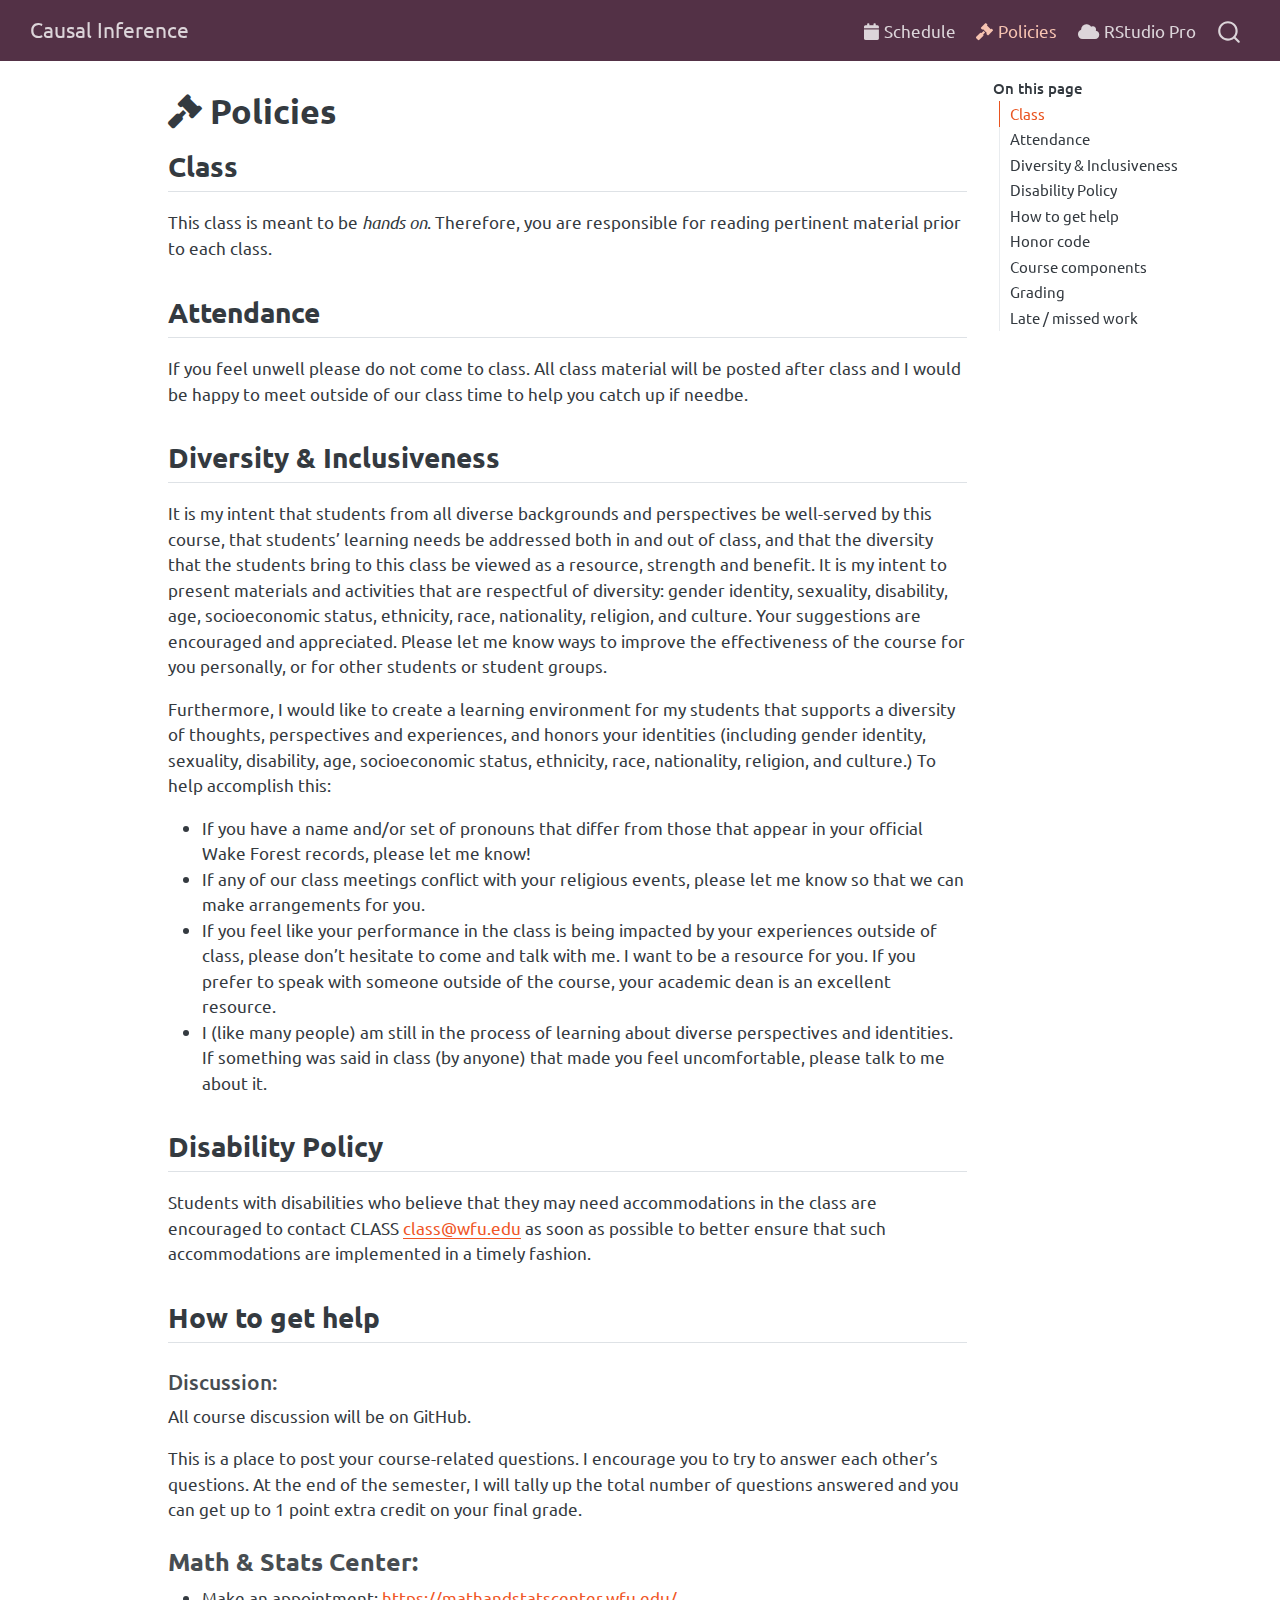
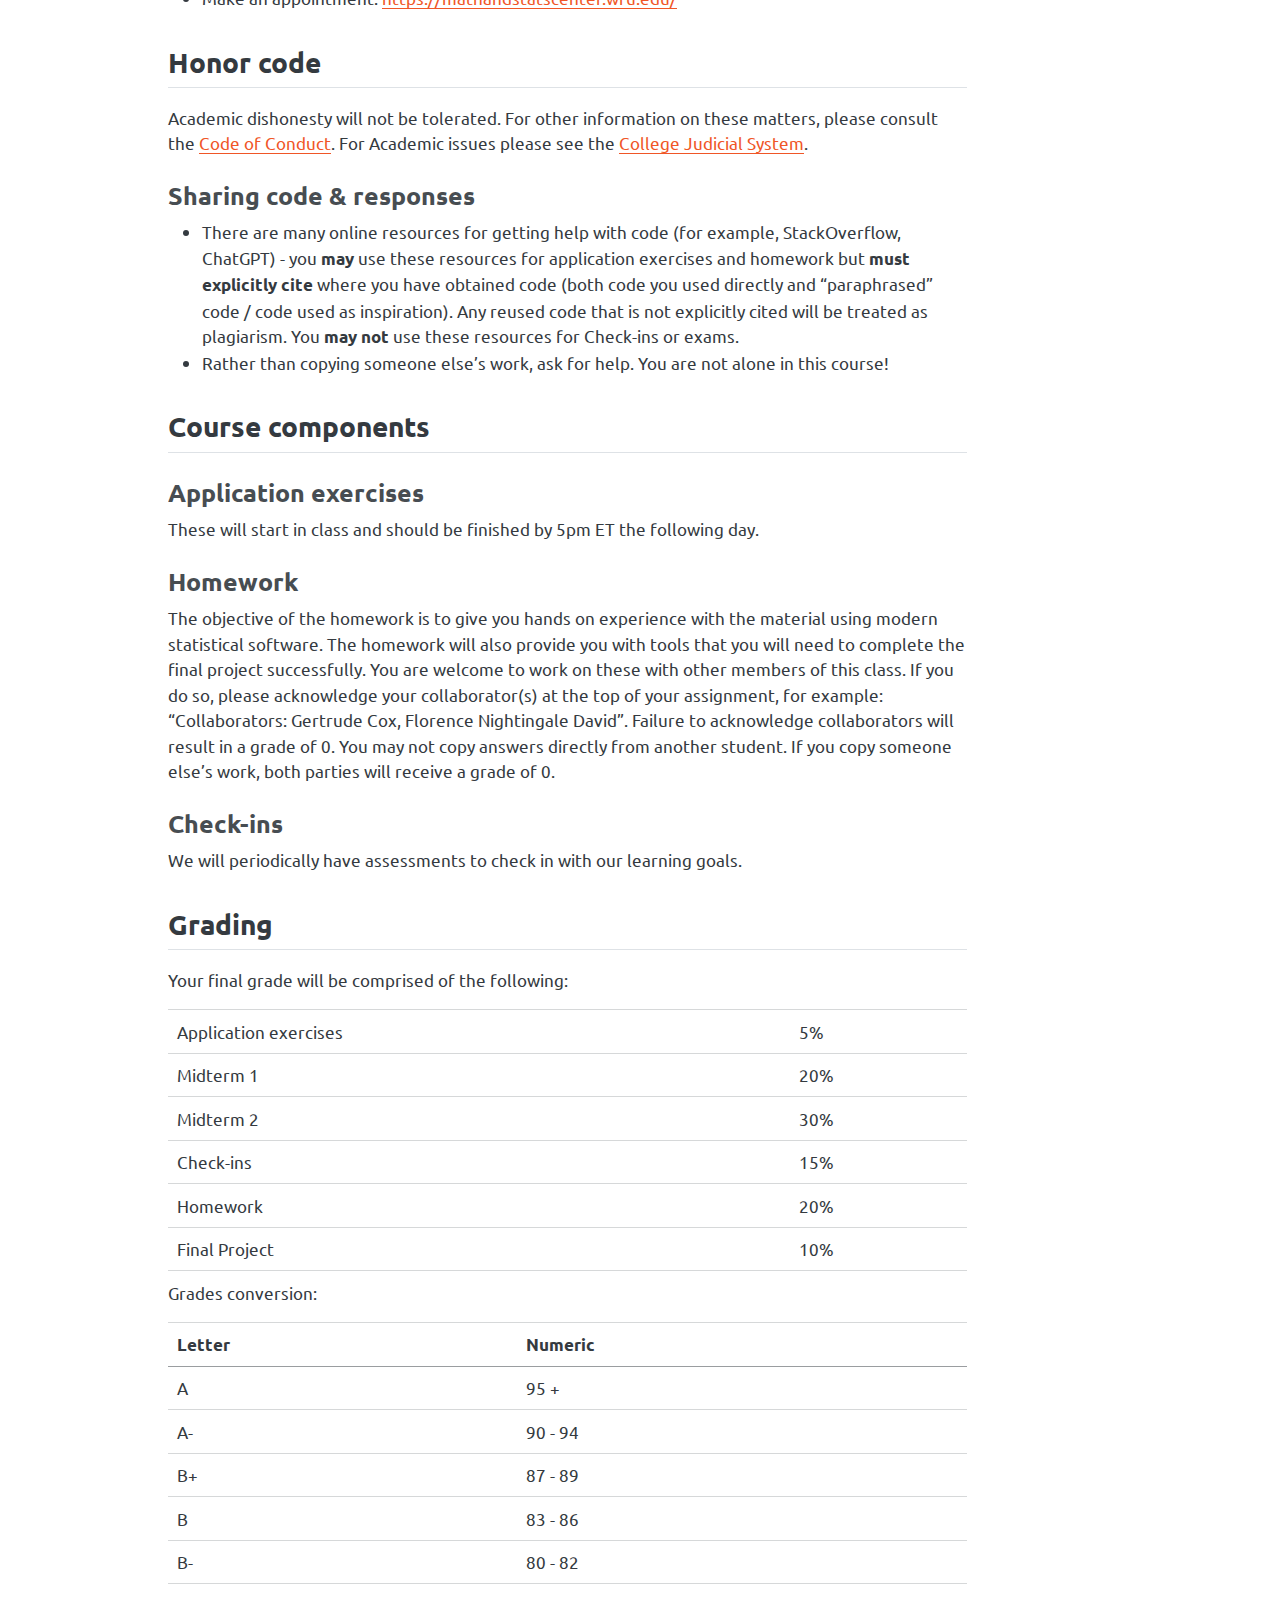
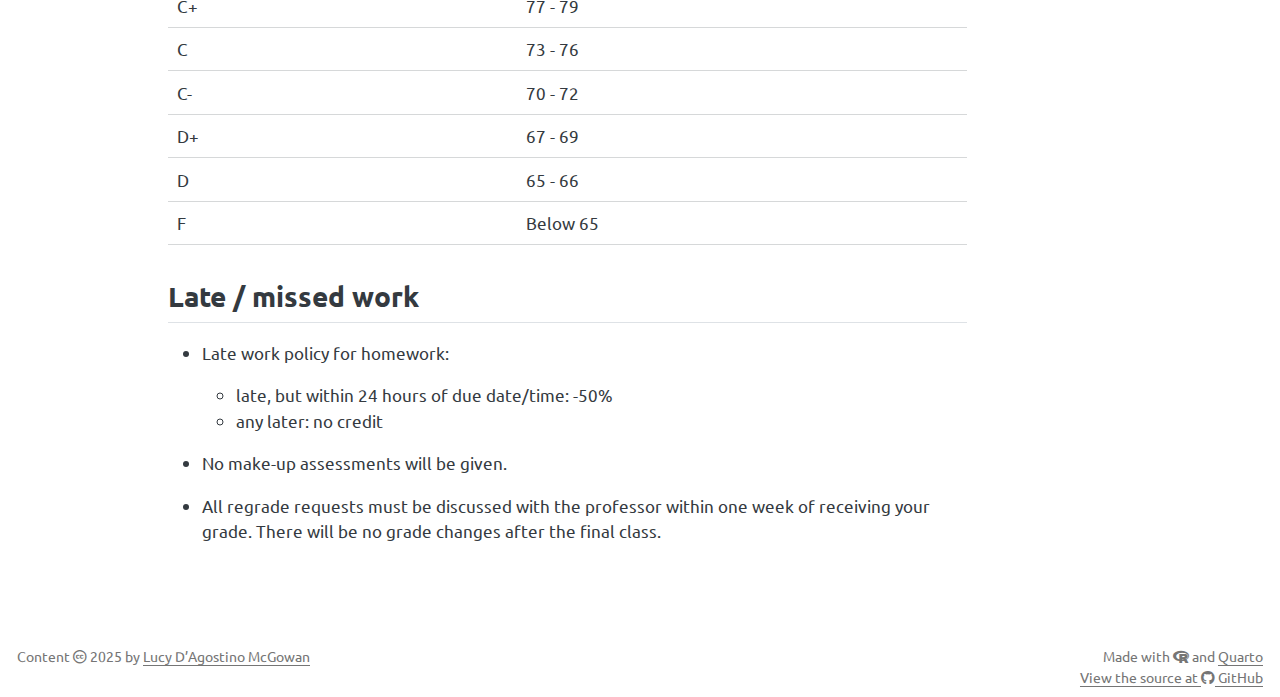
<file: syllabus.html>
<!DOCTYPE html>
<html xmlns="http://www.w3.org/1999/xhtml" lang="en" xml:lang="en"><head>

<meta charset="utf-8">
<meta name="generator" content="quarto-1.6.42">

<meta name="viewport" content="width=device-width, initial-scale=1.0, user-scalable=yes">


<title> Policies – Causal Inference</title>
<style>
code{white-space: pre-wrap;}
span.smallcaps{font-variant: small-caps;}
div.columns{display: flex; gap: min(4vw, 1.5em);}
div.column{flex: auto; overflow-x: auto;}
div.hanging-indent{margin-left: 1.5em; text-indent: -1.5em;}
ul.task-list{list-style: none;}
ul.task-list li input[type="checkbox"] {
  width: 0.8em;
  margin: 0 0.8em 0.2em -1em; /* quarto-specific, see https://github.com/quarto-dev/quarto-cli/issues/4556 */ 
  vertical-align: middle;
}
</style>


<script src="site_libs/quarto-nav/quarto-nav.js"></script>
<script src="site_libs/clipboard/clipboard.min.js"></script>
<script src="site_libs/quarto-search/autocomplete.umd.js"></script>
<script src="site_libs/quarto-search/fuse.min.js"></script>
<script src="site_libs/quarto-search/quarto-search.js"></script>
<meta name="quarto:offset" content="./">
<link href=".//images/icon.png" rel="icon" type="image/png">
<script src="site_libs/quarto-html/quarto.js"></script>
<script src="site_libs/quarto-html/popper.min.js"></script>
<script src="site_libs/quarto-html/tippy.umd.min.js"></script>
<script src="site_libs/quarto-html/anchor.min.js"></script>
<link href="site_libs/quarto-html/tippy.css" rel="stylesheet">
<link href="site_libs/quarto-html/quarto-syntax-highlighting-17c909d5fd25ae21b861c0c7a49b2096.css" rel="stylesheet" id="quarto-text-highlighting-styles">
<script src="site_libs/bootstrap/bootstrap.min.js"></script>
<link href="site_libs/bootstrap/bootstrap-icons.css" rel="stylesheet">
<link href="site_libs/bootstrap/bootstrap-a7df0605f599220b1dd782433a68e9ab.min.css" rel="stylesheet" append-hash="true" id="quarto-bootstrap" data-mode="light">
<link href="site_libs/quarto-contrib/fontawesome6-0.1.0/all.css" rel="stylesheet">
<link href="site_libs/quarto-contrib/fontawesome6-0.1.0/latex-fontsize.css" rel="stylesheet">
<script id="quarto-search-options" type="application/json">{
  "location": "navbar",
  "copy-button": false,
  "collapse-after": 3,
  "panel-placement": "end",
  "type": "overlay",
  "limit": 50,
  "keyboard-shortcut": [
    "f",
    "/",
    "s"
  ],
  "show-item-context": false,
  "language": {
    "search-no-results-text": "No results",
    "search-matching-documents-text": "matching documents",
    "search-copy-link-title": "Copy link to search",
    "search-hide-matches-text": "Hide additional matches",
    "search-more-match-text": "more match in this document",
    "search-more-matches-text": "more matches in this document",
    "search-clear-button-title": "Clear",
    "search-text-placeholder": "",
    "search-detached-cancel-button-title": "Cancel",
    "search-submit-button-title": "Submit",
    "search-label": "Search"
  }
}</script>


</head>

<body class="nav-fixed">

<div id="quarto-search-results"></div>
  <header id="quarto-header" class="headroom fixed-top">
    <nav class="navbar navbar-expand-lg " data-bs-theme="dark">
      <div class="navbar-container container-fluid">
      <div class="navbar-brand-container mx-auto">
    <a class="navbar-brand" href="./index.html">
    <span class="navbar-title">Causal Inference</span>
    </a>
  </div>
            <div id="quarto-search" class="" title="Search"></div>
          <button class="navbar-toggler" type="button" data-bs-toggle="collapse" data-bs-target="#navbarCollapse" aria-controls="navbarCollapse" role="menu" aria-expanded="false" aria-label="Toggle navigation" onclick="if (window.quartoToggleHeadroom) { window.quartoToggleHeadroom(); }">
  <span class="navbar-toggler-icon"></span>
</button>
          <div class="collapse navbar-collapse" id="navbarCollapse">
            <ul class="navbar-nav navbar-nav-scroll ms-auto">
  <li class="nav-item">
    <a class="nav-link" href="./schedule.html"> 
<span class="menu-text"><i class="fa-solid fa-calendar" aria-label="calendar"></i> Schedule</span></a>
  </li>  
  <li class="nav-item">
    <a class="nav-link active" href="./syllabus.html" aria-current="page"> 
<span class="menu-text"><i class="fa-solid fa-gavel" aria-label="gavel"></i> Policies</span></a>
  </li>  
  <li class="nav-item">
    <a class="nav-link" href="https://rstudio.deac.wfu.edu"> 
<span class="menu-text"><i class="fa-solid fa-cloud" aria-label="cloud"></i> RStudio Pro</span></a>
  </li>  
</ul>
          </div> <!-- /navcollapse -->
            <div class="quarto-navbar-tools">
</div>
      </div> <!-- /container-fluid -->
    </nav>
</header>
<!-- content -->
<div id="quarto-content" class="quarto-container page-columns page-rows-contents page-layout-article page-navbar">
<!-- sidebar -->
<!-- margin-sidebar -->
    <div id="quarto-margin-sidebar" class="sidebar margin-sidebar">
        <nav id="TOC" role="doc-toc" class="toc-active">
    <h2 id="toc-title">On this page</h2>
   
  <ul>
  <li><a href="#class" id="toc-class" class="nav-link active" data-scroll-target="#class">Class</a></li>
  <li><a href="#attendance" id="toc-attendance" class="nav-link" data-scroll-target="#attendance">Attendance</a></li>
  <li><a href="#diversity-inclusiveness" id="toc-diversity-inclusiveness" class="nav-link" data-scroll-target="#diversity-inclusiveness">Diversity &amp; Inclusiveness</a></li>
  <li><a href="#disability-policy" id="toc-disability-policy" class="nav-link" data-scroll-target="#disability-policy">Disability Policy</a></li>
  <li><a href="#how-to-get-help" id="toc-how-to-get-help" class="nav-link" data-scroll-target="#how-to-get-help">How to get help</a>
  <ul class="collapse">
  <li><a href="#math-stats-center" id="toc-math-stats-center" class="nav-link" data-scroll-target="#math-stats-center">Math &amp; Stats Center:</a></li>
  </ul></li>
  <li><a href="#honor-code" id="toc-honor-code" class="nav-link" data-scroll-target="#honor-code">Honor code</a>
  <ul class="collapse">
  <li><a href="#sharing-code-responses" id="toc-sharing-code-responses" class="nav-link" data-scroll-target="#sharing-code-responses">Sharing code &amp; responses</a></li>
  </ul></li>
  <li><a href="#course-components" id="toc-course-components" class="nav-link" data-scroll-target="#course-components">Course components</a>
  <ul class="collapse">
  <li><a href="#application-exercises" id="toc-application-exercises" class="nav-link" data-scroll-target="#application-exercises">Application exercises</a></li>
  <li><a href="#homework" id="toc-homework" class="nav-link" data-scroll-target="#homework">Homework</a></li>
  <li><a href="#check-ins" id="toc-check-ins" class="nav-link" data-scroll-target="#check-ins">Check-ins</a></li>
  </ul></li>
  <li><a href="#grading" id="toc-grading" class="nav-link" data-scroll-target="#grading">Grading</a></li>
  <li><a href="#late-missed-work" id="toc-late-missed-work" class="nav-link" data-scroll-target="#late-missed-work">Late / missed work</a></li>
  </ul>
</nav>
    </div>
<!-- main -->
<main class="content" id="quarto-document-content">

<header id="title-block-header" class="quarto-title-block default">
<div class="quarto-title">
<h1 class="title"><i class="fa-solid fa-gavel" aria-label="gavel"></i> Policies</h1>
</div>



<div class="quarto-title-meta">

    
  
    
  </div>
  


</header>


<section id="class" class="level2">
<h2 class="anchored" data-anchor-id="class">Class</h2>
<p>This class is meant to be <em>hands on</em>. Therefore, you are responsible for reading pertinent material prior to each class.</p>
</section>
<section id="attendance" class="level2">
<h2 class="anchored" data-anchor-id="attendance">Attendance</h2>
<p>If you feel unwell please do not come to class. All class material will be posted after class and I would be happy to meet outside of our class time to help you catch up if needbe.</p>
</section>
<section id="diversity-inclusiveness" class="level2">
<h2 class="anchored" data-anchor-id="diversity-inclusiveness">Diversity &amp; Inclusiveness</h2>
<p>It is my intent that students from all diverse backgrounds and perspectives be well-served by this course, that students’ learning needs be addressed both in and out of class, and that the diversity that the students bring to this class be viewed as a resource, strength and benefit. It is my intent to present materials and activities that are respectful of diversity: gender identity, sexuality, disability, age, socioeconomic status, ethnicity, race, nationality, religion, and culture. Your suggestions are encouraged and appreciated. Please let me know ways to improve the effectiveness of the course for you personally, or for other students or student groups.</p>
<p>Furthermore, I would like to create a learning environment for my students that supports a diversity of thoughts, perspectives and experiences, and honors your identities (including gender identity, sexuality, disability, age, socioeconomic status, ethnicity, race, nationality, religion, and culture.) To help accomplish this:</p>
<ul>
<li>If you have a name and/or set of pronouns that differ from those that appear in your official Wake Forest records, please let me know!</li>
<li>If any of our class meetings conflict with your religious events, please let me know so that we can make arrangements for you.</li>
<li>If you feel like your performance in the class is being impacted by your experiences outside of class, please don’t hesitate to come and talk with me. I want to be a resource for you. If you prefer to speak with someone outside of the course, your academic dean is an excellent resource.</li>
<li>I (like many people) am still in the process of learning about diverse perspectives and identities. If something was said in class (by anyone) that made you feel uncomfortable, please talk to me about it.</li>
</ul>
</section>
<section id="disability-policy" class="level2">
<h2 class="anchored" data-anchor-id="disability-policy">Disability Policy</h2>
<p>Students with disabilities who believe that they may need accommodations in the class are encouraged to contact CLASS <a href="mailto:class@wfu.edu">class@wfu.edu</a> as soon as possible to better ensure that such accommodations are implemented in a timely fashion.</p>
</section>
<section id="how-to-get-help" class="level2">
<h2 class="anchored" data-anchor-id="how-to-get-help">How to get help</h2>
<section id="discussion" class="level4">
<h4 class="anchored" data-anchor-id="discussion">Discussion:</h4>
<p>All course discussion will be on GitHub.</p>
<p>This is a place to post your course-related questions. I encourage you to try to answer each other’s questions. At the end of the semester, I will tally up the total number of questions answered and you can get up to 1 point extra credit on your final grade.</p>
</section>
<section id="math-stats-center" class="level3">
<h3 class="anchored" data-anchor-id="math-stats-center">Math &amp; Stats Center:</h3>
<ul>
<li>Make an appointment: <a href="https://mathandstatscenter.wfu.edu/" class="uri">https://mathandstatscenter.wfu.edu/</a></li>
</ul>
</section>
</section>
<section id="honor-code" class="level2">
<h2 class="anchored" data-anchor-id="honor-code">Honor code</h2>
<p>Academic dishonesty will not be tolerated. For other information on these matters, please consult the <a href="https://studentconduct.wfu.edu/undergraduate-student-handbook/">Code of Conduct</a>. For Academic issues please see the <a href="https://studentconduct.wfu.edu/the-judicial-council/">College Judicial System</a>.</p>
<section id="sharing-code-responses" class="level3">
<h3 class="anchored" data-anchor-id="sharing-code-responses">Sharing code &amp; responses</h3>
<ul>
<li>There are many online resources for getting help with code (for example, StackOverflow, ChatGPT) - you <strong>may</strong> use these resources for application exercises and homework but <strong>must explicitly cite</strong> where you have obtained code (both code you used directly and “paraphrased” code / code used as inspiration). Any reused code that is not explicitly cited will be treated as plagiarism. You <strong>may not</strong> use these resources for Check-ins or exams.</li>
<li>Rather than copying someone else’s work, ask for help. You are not alone in this course!</li>
</ul>
</section>
</section>
<section id="course-components" class="level2">
<h2 class="anchored" data-anchor-id="course-components">Course components</h2>
<section id="application-exercises" class="level3">
<h3 class="anchored" data-anchor-id="application-exercises">Application exercises</h3>
<p>These will start in class and should be finished by 5pm ET the following day.</p>
</section>
<section id="homework" class="level3">
<h3 class="anchored" data-anchor-id="homework">Homework</h3>
<p>The objective of the homework is to give you hands on experience with the material using modern statistical software. The homework will also provide you with tools that you will need to complete the final project successfully. You are welcome to work on these with other members of this class. If you do so, please acknowledge your collaborator(s) at the top of your assignment, for example: “Collaborators: Gertrude Cox, Florence Nightingale David”. Failure to acknowledge collaborators will result in a grade of 0. You may not copy answers directly from another student. If you copy someone else’s work, both parties will receive a grade of 0.</p>
</section>
<section id="check-ins" class="level3">
<h3 class="anchored" data-anchor-id="check-ins">Check-ins</h3>
<p>We will periodically have assessments to check in with our learning goals.</p>
</section>
</section>
<section id="grading" class="level2">
<h2 class="anchored" data-anchor-id="grading">Grading</h2>
<p>Your final grade will be comprised of the following:</p>
<table class="caption-top table">
<tbody>
<tr class="odd">
<td>Application exercises</td>
<td>5%</td>
</tr>
<tr class="even">
<td>Midterm 1</td>
<td>20%</td>
</tr>
<tr class="odd">
<td>Midterm 2</td>
<td>30%</td>
</tr>
<tr class="even">
<td>Check-ins</td>
<td>15%</td>
</tr>
<tr class="odd">
<td>Homework</td>
<td>20%</td>
</tr>
<tr class="even">
<td>Final Project</td>
<td>10%</td>
</tr>
</tbody>
</table>
<p>Grades conversion:</p>
<table class="caption-top table">
<thead>
<tr class="header">
<th>Letter</th>
<th>Numeric</th>
</tr>
</thead>
<tbody>
<tr class="odd">
<td>A</td>
<td>95 +</td>
</tr>
<tr class="even">
<td>A-</td>
<td>90 - 94</td>
</tr>
<tr class="odd">
<td>B+</td>
<td>87 - 89</td>
</tr>
<tr class="even">
<td>B</td>
<td>83 - 86</td>
</tr>
<tr class="odd">
<td>B-</td>
<td>80 - 82</td>
</tr>
<tr class="even">
<td>C+</td>
<td>77 - 79</td>
</tr>
<tr class="odd">
<td>C</td>
<td>73 - 76</td>
</tr>
<tr class="even">
<td>C-</td>
<td>70 - 72</td>
</tr>
<tr class="odd">
<td>D+</td>
<td>67 - 69</td>
</tr>
<tr class="even">
<td>D</td>
<td>65 - 66</td>
</tr>
<tr class="odd">
<td>F</td>
<td>Below 65</td>
</tr>
</tbody>
</table>
</section>
<section id="late-missed-work" class="level2">
<h2 class="anchored" data-anchor-id="late-missed-work">Late / missed work</h2>
<ul>
<li><p>Late work policy for homework:</p>
<ul>
<li>late, but within 24 hours of due date/time: -50%</li>
<li>any later: no credit</li>
</ul></li>
<li><p>No make-up assessments will be given.</p></li>
<li><p>All regrade requests must be discussed with the professor within one week of receiving your grade. There will be no grade changes after the final class.</p></li>
</ul>


</section>

</main> <!-- /main -->
<script id="quarto-html-after-body" type="application/javascript">
window.document.addEventListener("DOMContentLoaded", function (event) {
  const toggleBodyColorMode = (bsSheetEl) => {
    const mode = bsSheetEl.getAttribute("data-mode");
    const bodyEl = window.document.querySelector("body");
    if (mode === "dark") {
      bodyEl.classList.add("quarto-dark");
      bodyEl.classList.remove("quarto-light");
    } else {
      bodyEl.classList.add("quarto-light");
      bodyEl.classList.remove("quarto-dark");
    }
  }
  const toggleBodyColorPrimary = () => {
    const bsSheetEl = window.document.querySelector("link#quarto-bootstrap");
    if (bsSheetEl) {
      toggleBodyColorMode(bsSheetEl);
    }
  }
  toggleBodyColorPrimary();  
  const icon = "";
  const anchorJS = new window.AnchorJS();
  anchorJS.options = {
    placement: 'right',
    icon: icon
  };
  anchorJS.add('.anchored');
  const isCodeAnnotation = (el) => {
    for (const clz of el.classList) {
      if (clz.startsWith('code-annotation-')) {                     
        return true;
      }
    }
    return false;
  }
  const onCopySuccess = function(e) {
    // button target
    const button = e.trigger;
    // don't keep focus
    button.blur();
    // flash "checked"
    button.classList.add('code-copy-button-checked');
    var currentTitle = button.getAttribute("title");
    button.setAttribute("title", "Copied!");
    let tooltip;
    if (window.bootstrap) {
      button.setAttribute("data-bs-toggle", "tooltip");
      button.setAttribute("data-bs-placement", "left");
      button.setAttribute("data-bs-title", "Copied!");
      tooltip = new bootstrap.Tooltip(button, 
        { trigger: "manual", 
          customClass: "code-copy-button-tooltip",
          offset: [0, -8]});
      tooltip.show();    
    }
    setTimeout(function() {
      if (tooltip) {
        tooltip.hide();
        button.removeAttribute("data-bs-title");
        button.removeAttribute("data-bs-toggle");
        button.removeAttribute("data-bs-placement");
      }
      button.setAttribute("title", currentTitle);
      button.classList.remove('code-copy-button-checked');
    }, 1000);
    // clear code selection
    e.clearSelection();
  }
  const getTextToCopy = function(trigger) {
      const codeEl = trigger.previousElementSibling.cloneNode(true);
      for (const childEl of codeEl.children) {
        if (isCodeAnnotation(childEl)) {
          childEl.remove();
        }
      }
      return codeEl.innerText;
  }
  const clipboard = new window.ClipboardJS('.code-copy-button:not([data-in-quarto-modal])', {
    text: getTextToCopy
  });
  clipboard.on('success', onCopySuccess);
  if (window.document.getElementById('quarto-embedded-source-code-modal')) {
    const clipboardModal = new window.ClipboardJS('.code-copy-button[data-in-quarto-modal]', {
      text: getTextToCopy,
      container: window.document.getElementById('quarto-embedded-source-code-modal')
    });
    clipboardModal.on('success', onCopySuccess);
  }
    var localhostRegex = new RegExp(/^(?:http|https):\/\/localhost\:?[0-9]*\//);
    var mailtoRegex = new RegExp(/^mailto:/);
      var filterRegex = new RegExp("https:\/\/sta-779-s25\.github\.io\/website");
    var isInternal = (href) => {
        return filterRegex.test(href) || localhostRegex.test(href) || mailtoRegex.test(href);
    }
    // Inspect non-navigation links and adorn them if external
 	var links = window.document.querySelectorAll('a[href]:not(.nav-link):not(.navbar-brand):not(.toc-action):not(.sidebar-link):not(.sidebar-item-toggle):not(.pagination-link):not(.no-external):not([aria-hidden]):not(.dropdown-item):not(.quarto-navigation-tool):not(.about-link)');
    for (var i=0; i<links.length; i++) {
      const link = links[i];
      if (!isInternal(link.href)) {
        // undo the damage that might have been done by quarto-nav.js in the case of
        // links that we want to consider external
        if (link.dataset.originalHref !== undefined) {
          link.href = link.dataset.originalHref;
        }
      }
    }
  function tippyHover(el, contentFn, onTriggerFn, onUntriggerFn) {
    const config = {
      allowHTML: true,
      maxWidth: 500,
      delay: 100,
      arrow: false,
      appendTo: function(el) {
          return el.parentElement;
      },
      interactive: true,
      interactiveBorder: 10,
      theme: 'quarto',
      placement: 'bottom-start',
    };
    if (contentFn) {
      config.content = contentFn;
    }
    if (onTriggerFn) {
      config.onTrigger = onTriggerFn;
    }
    if (onUntriggerFn) {
      config.onUntrigger = onUntriggerFn;
    }
    window.tippy(el, config); 
  }
  const noterefs = window.document.querySelectorAll('a[role="doc-noteref"]');
  for (var i=0; i<noterefs.length; i++) {
    const ref = noterefs[i];
    tippyHover(ref, function() {
      // use id or data attribute instead here
      let href = ref.getAttribute('data-footnote-href') || ref.getAttribute('href');
      try { href = new URL(href).hash; } catch {}
      const id = href.replace(/^#\/?/, "");
      const note = window.document.getElementById(id);
      if (note) {
        return note.innerHTML;
      } else {
        return "";
      }
    });
  }
  const xrefs = window.document.querySelectorAll('a.quarto-xref');
  const processXRef = (id, note) => {
    // Strip column container classes
    const stripColumnClz = (el) => {
      el.classList.remove("page-full", "page-columns");
      if (el.children) {
        for (const child of el.children) {
          stripColumnClz(child);
        }
      }
    }
    stripColumnClz(note)
    if (id === null || id.startsWith('sec-')) {
      // Special case sections, only their first couple elements
      const container = document.createElement("div");
      if (note.children && note.children.length > 2) {
        container.appendChild(note.children[0].cloneNode(true));
        for (let i = 1; i < note.children.length; i++) {
          const child = note.children[i];
          if (child.tagName === "P" && child.innerText === "") {
            continue;
          } else {
            container.appendChild(child.cloneNode(true));
            break;
          }
        }
        if (window.Quarto?.typesetMath) {
          window.Quarto.typesetMath(container);
        }
        return container.innerHTML
      } else {
        if (window.Quarto?.typesetMath) {
          window.Quarto.typesetMath(note);
        }
        return note.innerHTML;
      }
    } else {
      // Remove any anchor links if they are present
      const anchorLink = note.querySelector('a.anchorjs-link');
      if (anchorLink) {
        anchorLink.remove();
      }
      if (window.Quarto?.typesetMath) {
        window.Quarto.typesetMath(note);
      }
      if (note.classList.contains("callout")) {
        return note.outerHTML;
      } else {
        return note.innerHTML;
      }
    }
  }
  for (var i=0; i<xrefs.length; i++) {
    const xref = xrefs[i];
    tippyHover(xref, undefined, function(instance) {
      instance.disable();
      let url = xref.getAttribute('href');
      let hash = undefined; 
      if (url.startsWith('#')) {
        hash = url;
      } else {
        try { hash = new URL(url).hash; } catch {}
      }
      if (hash) {
        const id = hash.replace(/^#\/?/, "");
        const note = window.document.getElementById(id);
        if (note !== null) {
          try {
            const html = processXRef(id, note.cloneNode(true));
            instance.setContent(html);
          } finally {
            instance.enable();
            instance.show();
          }
        } else {
          // See if we can fetch this
          fetch(url.split('#')[0])
          .then(res => res.text())
          .then(html => {
            const parser = new DOMParser();
            const htmlDoc = parser.parseFromString(html, "text/html");
            const note = htmlDoc.getElementById(id);
            if (note !== null) {
              const html = processXRef(id, note);
              instance.setContent(html);
            } 
          }).finally(() => {
            instance.enable();
            instance.show();
          });
        }
      } else {
        // See if we can fetch a full url (with no hash to target)
        // This is a special case and we should probably do some content thinning / targeting
        fetch(url)
        .then(res => res.text())
        .then(html => {
          const parser = new DOMParser();
          const htmlDoc = parser.parseFromString(html, "text/html");
          const note = htmlDoc.querySelector('main.content');
          if (note !== null) {
            // This should only happen for chapter cross references
            // (since there is no id in the URL)
            // remove the first header
            if (note.children.length > 0 && note.children[0].tagName === "HEADER") {
              note.children[0].remove();
            }
            const html = processXRef(null, note);
            instance.setContent(html);
          } 
        }).finally(() => {
          instance.enable();
          instance.show();
        });
      }
    }, function(instance) {
    });
  }
      let selectedAnnoteEl;
      const selectorForAnnotation = ( cell, annotation) => {
        let cellAttr = 'data-code-cell="' + cell + '"';
        let lineAttr = 'data-code-annotation="' +  annotation + '"';
        const selector = 'span[' + cellAttr + '][' + lineAttr + ']';
        return selector;
      }
      const selectCodeLines = (annoteEl) => {
        const doc = window.document;
        const targetCell = annoteEl.getAttribute("data-target-cell");
        const targetAnnotation = annoteEl.getAttribute("data-target-annotation");
        const annoteSpan = window.document.querySelector(selectorForAnnotation(targetCell, targetAnnotation));
        const lines = annoteSpan.getAttribute("data-code-lines").split(",");
        const lineIds = lines.map((line) => {
          return targetCell + "-" + line;
        })
        let top = null;
        let height = null;
        let parent = null;
        if (lineIds.length > 0) {
            //compute the position of the single el (top and bottom and make a div)
            const el = window.document.getElementById(lineIds[0]);
            top = el.offsetTop;
            height = el.offsetHeight;
            parent = el.parentElement.parentElement;
          if (lineIds.length > 1) {
            const lastEl = window.document.getElementById(lineIds[lineIds.length - 1]);
            const bottom = lastEl.offsetTop + lastEl.offsetHeight;
            height = bottom - top;
          }
          if (top !== null && height !== null && parent !== null) {
            // cook up a div (if necessary) and position it 
            let div = window.document.getElementById("code-annotation-line-highlight");
            if (div === null) {
              div = window.document.createElement("div");
              div.setAttribute("id", "code-annotation-line-highlight");
              div.style.position = 'absolute';
              parent.appendChild(div);
            }
            div.style.top = top - 2 + "px";
            div.style.height = height + 4 + "px";
            div.style.left = 0;
            let gutterDiv = window.document.getElementById("code-annotation-line-highlight-gutter");
            if (gutterDiv === null) {
              gutterDiv = window.document.createElement("div");
              gutterDiv.setAttribute("id", "code-annotation-line-highlight-gutter");
              gutterDiv.style.position = 'absolute';
              const codeCell = window.document.getElementById(targetCell);
              const gutter = codeCell.querySelector('.code-annotation-gutter');
              gutter.appendChild(gutterDiv);
            }
            gutterDiv.style.top = top - 2 + "px";
            gutterDiv.style.height = height + 4 + "px";
          }
          selectedAnnoteEl = annoteEl;
        }
      };
      const unselectCodeLines = () => {
        const elementsIds = ["code-annotation-line-highlight", "code-annotation-line-highlight-gutter"];
        elementsIds.forEach((elId) => {
          const div = window.document.getElementById(elId);
          if (div) {
            div.remove();
          }
        });
        selectedAnnoteEl = undefined;
      };
        // Handle positioning of the toggle
    window.addEventListener(
      "resize",
      throttle(() => {
        elRect = undefined;
        if (selectedAnnoteEl) {
          selectCodeLines(selectedAnnoteEl);
        }
      }, 10)
    );
    function throttle(fn, ms) {
    let throttle = false;
    let timer;
      return (...args) => {
        if(!throttle) { // first call gets through
            fn.apply(this, args);
            throttle = true;
        } else { // all the others get throttled
            if(timer) clearTimeout(timer); // cancel #2
            timer = setTimeout(() => {
              fn.apply(this, args);
              timer = throttle = false;
            }, ms);
        }
      };
    }
      // Attach click handler to the DT
      const annoteDls = window.document.querySelectorAll('dt[data-target-cell]');
      for (const annoteDlNode of annoteDls) {
        annoteDlNode.addEventListener('click', (event) => {
          const clickedEl = event.target;
          if (clickedEl !== selectedAnnoteEl) {
            unselectCodeLines();
            const activeEl = window.document.querySelector('dt[data-target-cell].code-annotation-active');
            if (activeEl) {
              activeEl.classList.remove('code-annotation-active');
            }
            selectCodeLines(clickedEl);
            clickedEl.classList.add('code-annotation-active');
          } else {
            // Unselect the line
            unselectCodeLines();
            clickedEl.classList.remove('code-annotation-active');
          }
        });
      }
  const findCites = (el) => {
    const parentEl = el.parentElement;
    if (parentEl) {
      const cites = parentEl.dataset.cites;
      if (cites) {
        return {
          el,
          cites: cites.split(' ')
        };
      } else {
        return findCites(el.parentElement)
      }
    } else {
      return undefined;
    }
  };
  var bibliorefs = window.document.querySelectorAll('a[role="doc-biblioref"]');
  for (var i=0; i<bibliorefs.length; i++) {
    const ref = bibliorefs[i];
    const citeInfo = findCites(ref);
    if (citeInfo) {
      tippyHover(citeInfo.el, function() {
        var popup = window.document.createElement('div');
        citeInfo.cites.forEach(function(cite) {
          var citeDiv = window.document.createElement('div');
          citeDiv.classList.add('hanging-indent');
          citeDiv.classList.add('csl-entry');
          var biblioDiv = window.document.getElementById('ref-' + cite);
          if (biblioDiv) {
            citeDiv.innerHTML = biblioDiv.innerHTML;
          }
          popup.appendChild(citeDiv);
        });
        return popup.innerHTML;
      });
    }
  }
});
</script>
</div> <!-- /content -->
<footer class="footer">
  <div class="nav-footer">
    <div class="nav-footer-left">
<p>Content <i class="fa-brands fa-creative-commons" aria-label="creative-commons"></i> 2025 by <a href="https://www.lucymcgowan.com">Lucy D’Agostino McGowan</a></p>
</div>   
    <div class="nav-footer-center">
      &nbsp;
    </div>
    <div class="nav-footer-right">
<p>Made with <i class="fa-brands fa-r-project" aria-label="r-project"></i> and <a href="https://quarto.org/">Quarto</a><br> <a href="https://github.com/sta-779-s25/website">View the source at <i class="fa-brands fa-github" aria-label="github"></i> GitHub</a></p>
</div>
  </div>
</footer>




</body></html>
</file>
<file: site_libs/quarto-html/tippy.css>
.tippy-box[data-animation=fade][data-state=hidden]{opacity:0}[data-tippy-root]{max-width:calc(100vw - 10px)}.tippy-box{position:relative;background-color:#333;color:#fff;border-radius:4px;font-size:14px;line-height:1.4;white-space:normal;outline:0;transition-property:transform,visibility,opacity}.tippy-box[data-placement^=top]>.tippy-arrow{bottom:0}.tippy-box[data-placement^=top]>.tippy-arrow:before{bottom:-7px;left:0;border-width:8px 8px 0;border-top-color:initial;transform-origin:center top}.tippy-box[data-placement^=bottom]>.tippy-arrow{top:0}.tippy-box[data-placement^=bottom]>.tippy-arrow:before{top:-7px;left:0;border-width:0 8px 8px;border-bottom-color:initial;transform-origin:center bottom}.tippy-box[data-placement^=left]>.tippy-arrow{right:0}.tippy-box[data-placement^=left]>.tippy-arrow:before{border-width:8px 0 8px 8px;border-left-color:initial;right:-7px;transform-origin:center left}.tippy-box[data-placement^=right]>.tippy-arrow{left:0}.tippy-box[data-placement^=right]>.tippy-arrow:before{left:-7px;border-width:8px 8px 8px 0;border-right-color:initial;transform-origin:center right}.tippy-box[data-inertia][data-state=visible]{transition-timing-function:cubic-bezier(.54,1.5,.38,1.11)}.tippy-arrow{width:16px;height:16px;color:#333}.tippy-arrow:before{content:"";position:absolute;border-color:transparent;border-style:solid}.tippy-content{position:relative;padding:5px 9px;z-index:1}
</file>
<file: site_libs/quarto-html/quarto-syntax-highlighting-17c909d5fd25ae21b861c0c7a49b2096.css>
/* quarto syntax highlight colors */
:root {
  --quarto-hl-al-color: #ff5555;
  --quarto-hl-an-color: #75715e;
  --quarto-hl-at-color: #f92672;
  --quarto-hl-bn-color: #ae81ff;
  --quarto-hl-bu-color: #66D9EF;
  --quarto-hl-ch-color: #e6db74;
  --quarto-hl-co-color: #75715e;
  --quarto-hl-cv-color: #75715e;
  --quarto-hl-cn-color: #ae81ff;
  --quarto-hl-cf-color: #f92672;
  --quarto-hl-dt-color: #66d9ef;
  --quarto-hl-dv-color: #ae81ff;
  --quarto-hl-do-color: #75715e;
  --quarto-hl-er-color: #ff5555;
  --quarto-hl-ex-color: #a6e22e;
  --quarto-hl-fl-color: #ae81ff;
  --quarto-hl-fu-color: #a6e22e;
  --quarto-hl-im-color: #f92672;
  --quarto-hl-in-color: #f1fa8c;
  --quarto-hl-kw-color: #f92672;
  --quarto-hl-op-color: #f8f8f2;
  --quarto-hl-pp-color: #f92672;
  --quarto-hl-re-color: #75715e;
  --quarto-hl-sc-color: #ae81ff;
  --quarto-hl-ss-color: #e6db74;
  --quarto-hl-st-color: #e6db74;
  --quarto-hl-va-color: #f8f8f2;
  --quarto-hl-vs-color: #e6db74;
  --quarto-hl-wa-color: #ff5555;
}

/* other quarto variables */
:root {
  --quarto-font-monospace: SFMono-Regular, Menlo, Monaco, Consolas, "Liberation Mono", "Courier New", monospace;
}

code span.al {
  font-weight: bold;
  color: #ff5555;
}

code span.an {
  color: #75715e;
}

code span.at {
  color: #f92672;
}

code span.bn {
  color: #ae81ff;
}

code span.bu {
  color: #66D9EF;
}

code span.ch {
  color: #e6db74;
}

code span.co {
  color: #75715e;
}

code span.cv {
  color: #75715e;
}

code span.cn {
  color: #ae81ff;
}

code span.cf {
  color: #f92672;
}

code span.dt {
  font-style: italic;
  color: #66d9ef;
}

code span.dv {
  color: #ae81ff;
}

code span.do {
  color: #75715e;
}

code span.er {
  color: #ff5555;
  text-decoration: underline;
}

code span.ex {
  font-weight: bold;
  color: #a6e22e;
}

code span.fl {
  color: #ae81ff;
}

code span.fu {
  color: #a6e22e;
}

code span.im {
  color: #f92672;
}

code span.in {
  color: #f1fa8c;
}

code span.kw {
  color: #f92672;
}

pre > code.sourceCode > span {
  color: #f8f8f2;
}

code span {
  color: #f8f8f2;
}

code.sourceCode > span {
  color: #f8f8f2;
}

div.sourceCode,
div.sourceCode pre.sourceCode {
  color: #f8f8f2;
}

code span.op {
  color: #f8f8f2;
}

code span.pp {
  color: #f92672;
}

code span.re {
  color: #75715e;
}

code span.sc {
  color: #ae81ff;
}

code span.ss {
  color: #e6db74;
}

code span.st {
  color: #e6db74;
}

code span.va {
  color: #f8f8f2;
}

code span.vs {
  color: #e6db74;
}

code span.wa {
  color: #ff5555;
}

.prevent-inlining {
  content: "</";
}

/*# sourceMappingURL=82651edd623b87b16d30621f815aa260.css.map */
</file>
<file: site_libs/quarto-contrib/fontawesome6-0.1.0/latex-fontsize.css>
.fa-tiny {
  font-size: 0.5em;
}
.fa-scriptsize {
  font-size: 0.7em;
}
.fa-footnotesize {
  font-size: 0.8em;
}
.fa-small {
  font-size: 0.9em;
}
.fa-normalsize {
  font-size: 1em;
}
.fa-large {
  font-size: 1.2em;
}
.fa-Large {
  font-size: 1.5em;
}
.fa-LARGE {
  font-size: 1.75em;
}
.fa-huge {
  font-size: 2em;
}
.fa-Huge {
  font-size: 2.5em;
}
</file>
